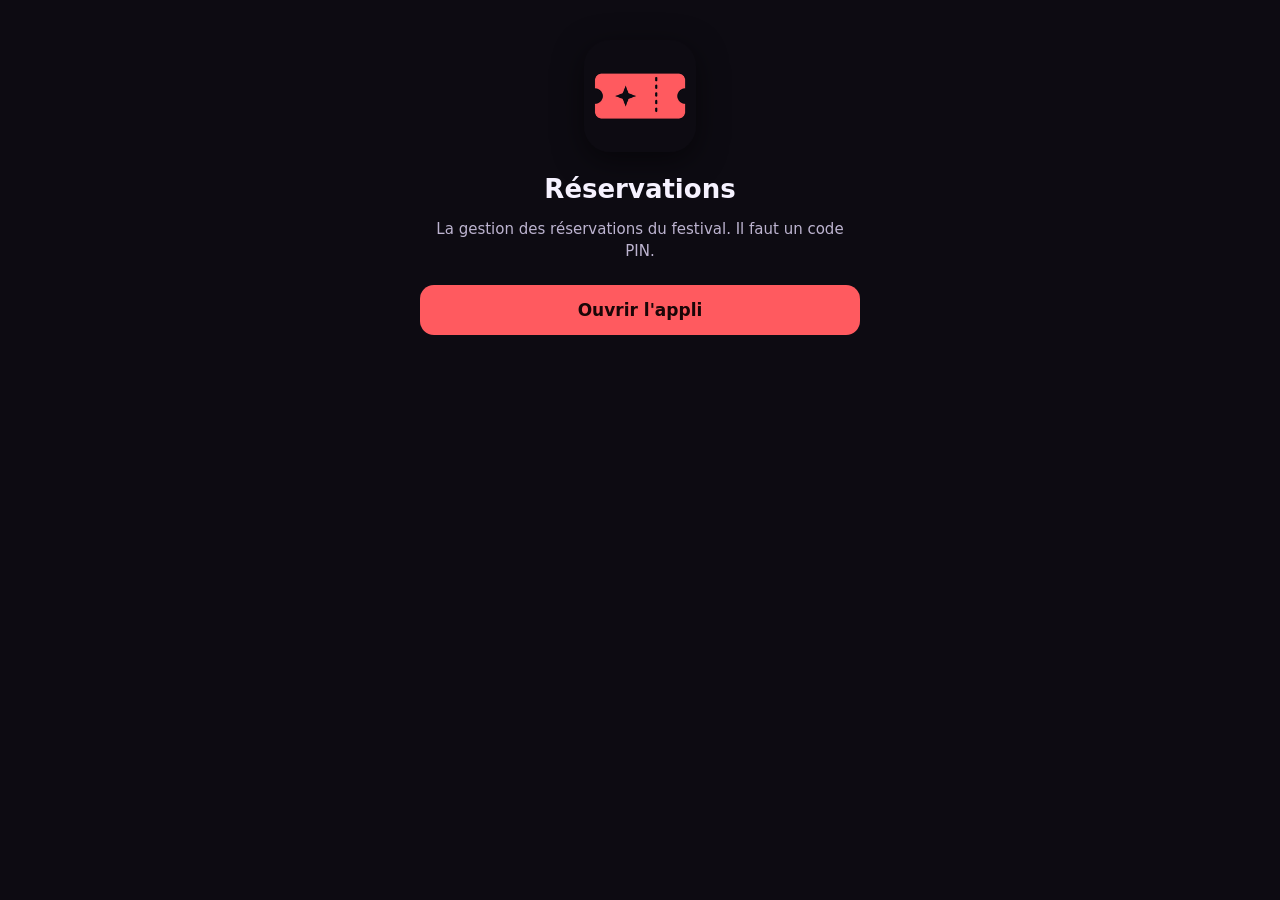
<file: index.html>
<!doctype html>
<html lang="fr">
<head>
<meta charset="utf-8">
<meta name="viewport" content="width=device-width, initial-scale=1, viewport-fit=cover">
<meta name="referrer" content="no-referrer">
<meta name="robots" content="noindex">
<title>Réservations</title>
<link rel="manifest" href="manifest.webmanifest">
<meta name="theme-color" content="#0d0b12">
<meta name="mobile-web-app-capable" content="yes">
<meta name="apple-mobile-web-app-capable" content="yes">
<meta name="apple-mobile-web-app-status-bar-style" content="black">
<meta name="apple-mobile-web-app-title" content="Réservations">
<link rel="apple-touch-icon" href="icone_180.png">
<link rel="icon" href="icone_192.png">
<style>
html, body { margin: 0; min-height: 100%; background: #0d0b12; color: #f6f2ff; font-family: system-ui, -apple-system, "Segoe UI", Roboto, sans-serif; }
main { max-width: 440px; margin: 0 auto; padding: calc(40px + env(safe-area-inset-top)) 20px 40px; text-align: center; }
img.logo { width: 112px; height: 112px; border-radius: 26px; box-shadow: 0 8px 30px rgba(0,0,0,.5); }
h1 { font-size: 26px; margin: 18px 0 4px; }
p { color: #bdb4d0; line-height: 1.45; font-size: 15px; }
.carte { background: #1a1623; border-radius: 16px; padding: 14px 16px; margin-top: 18px; text-align: left; font-size: 14px; line-height: 1.5; color: #ddd6ea; }
.carte b { color: #ff7a7e; }
.btn.grand { display: block; width: 100%; box-sizing: border-box; font-size: 17px; padding: 15px; margin-top: 22px; text-decoration: none; }
.btn { display: inline-block; border: 0; border-radius: 14px; background: #ff5a5f; color: #1a0607; font: inherit; font-weight: 700; font-size: 15px; padding: 10px 14px; cursor: pointer; }
.partage { display: inline-block; vertical-align: -3px; width: 16px; height: 16px; }
main[hidden], #barreBouton[hidden], #sansLien[hidden], #ouvrir[hidden] { display: none; }
iframe#app { position: fixed; top: 0; left: 0; width: 100%; height: 100%; border: 0; background: #0d0b12; }
#barre { position: fixed; left: 12px; right: 12px; bottom: calc(12px + env(safe-area-inset-bottom)); z-index: 10; display: none; max-width: 520px; margin: 0 auto;
  background: #1a1623; color: #f6f2ff; border-radius: 16px; box-shadow: 0 10px 30px rgba(0,0,0,.5); padding: 12px 40px 12px 14px; gap: 12px; align-items: center; font-size: 14px; line-height: 1.4; }
#barre.ouvert { display: flex; }
#barre img { width: 44px; height: 44px; border-radius: 11px; flex: none; }
#barre .txt { flex: 1; min-width: 0; }
#barre .txt b { display: block; color: #ff7a7e; font-size: 15px; }
#barre .fermer { position: absolute; top: 4px; right: 6px; border: 0; background: none; color: #8a8096; font-size: 22px; padding: 4px 8px; cursor: pointer; }
</style>
</head>
<body>
<main id="accueil">
  <img class="logo" src="icone_192.png" alt="">
  <h1>Réservations</h1>
  <p>La gestion des réservations du festival. Il faut un code PIN.</p>
  <a class="btn grand" id="ouvrir" hidden>Ouvrir l'appli</a>
  <div class="carte" id="sansLien" hidden>L'appli n'est pas encore prête : l'adresse du script Google manque.</div>
</main>
<div id="barre" role="dialog" aria-label="Installer l'appli">
  <img src="icone_192.png" alt="">
  <div class="txt" id="barreTexte"></div>
  <button class="btn" id="barreBouton" hidden>Installer</button>
  <button class="fermer" id="barreFermer" aria-label="Fermer">×</button>
</div>
<script>
(function () {
  // Adresse de l'application Apps Script (/exec). Vide tant qu'elle n'est pas déployée : elle arrive alors par le lien personnel.
  var EXEC_DEFAUT = "https://script.google.com/macros/s/AKfycbwWdo5fOb68E1Civ7ToZe5EDYxvq_9GDl97nmEwv7aPYHtQn-vSN_uhZgsjmjZIrLph/exec";
  var PREFIXE = "festival_resa_";
  function lire(k) { try { return localStorage.getItem(PREFIXE + k) || ""; } catch (e) { return ""; } }
  function garder(k, v) { try { localStorage.setItem(PREFIXE + k, v); } catch (e) {} }
  var execValide = /^https:\/\/script\.google\.com\/macros\/s\/[A-Za-z0-9_-]{20,}\/exec$/;

  var q = new URLSearchParams(location.search);
  var cle = q.get("cle"), exec = q.get("exec");
  if (cle && /^[A-Za-z0-9]{16,64}$/.test(cle)) garder("cle", cle);
  if (exec && execValide.test(exec)) garder("exec", exec);
  // Le lien personnel reste dans l'adresse : sur iPhone, l'icône posée sur l'écran d'accueil s'ouvre sur cette adresse-là
  // (elle n'a pas accès à ce que Safari a gardé). Le manifeste n'a donc pas de start_url.
  cle = lire("cle");
  exec = EXEC_DEFAUT || lire("exec"); // l'adresse intégrée à l'icône fait foi (une ancienne adresse mémorisée ne doit pas la remplacer)

  if ("serviceWorker" in navigator) navigator.serviceWorker.register("sw.js").catch(function () {});
  if (!execValide.test(exec)) { document.getElementById("sansLien").hidden = false; return; }
  // L'appli demande un code PIN (ou s'ouvre par le lien personnel) : plus besoin d'un lien par personne.

  // L'écran de gestion (gestion.html) est hébergé ici même et parle au script Google en arrière-plan :
  // pas de bandeau « application créée par un utilisateur Google Apps Script ». Lancée depuis son icône,
  // la page y file ; ouverte dans un navigateur, elle montre un bouton (et le bandeau d'installation).
  var adresse = "gestion.html";
  var installee = (window.matchMedia && window.matchMedia("(display-mode: standalone)").matches) || window.navigator.standalone === true;
  if (installee) { document.getElementById("accueil").hidden = true; location.replace(adresse); return; }
  var ouvrir = document.getElementById("ouvrir");
  ouvrir.href = adresse; ouvrir.hidden = false;

  // Pas encore installée : petit bandeau pour mettre l'icône (masquable 14 jours).
  var masque = parseInt(lire("install_masque") || "0", 10);
  if (installee || masque > Date.now()) return;
  var barre = document.getElementById("barre"), texte = document.getElementById("barreTexte"), bouton = document.getElementById("barreBouton");
  var ua = navigator.userAgent || "";
  var ios = /iPhone|iPad|iPod/.test(ua) || (/Macintosh/.test(ua) && navigator.maxTouchPoints > 1);
  var safari = ios && /Safari/.test(ua) && !/CriOS|FxiOS|EdgiOS|OPiOS|GSA|FBAN|FBAV|Instagram|WhatsApp/.test(ua);
  var partage = '<svg class="partage" viewBox="0 0 24 24" fill="none" stroke="#ff7a7e" stroke-width="2" stroke-linecap="round" stroke-linejoin="round"><path d="M12 3v12M7 8l5-5 5 5"/><path d="M5 12v8h14v-8"/></svg>';
  var promesse = null;
  function montrer(html, avecBouton) { texte.innerHTML = html; bouton.hidden = !avecBouton; barre.classList.add("ouvert"); }
  document.getElementById("barreFermer").onclick = function () { barre.classList.remove("ouvert"); garder("install_masque", String(Date.now() + 14 * 864e5)); };
  window.addEventListener("beforeinstallprompt", function (e) { e.preventDefault(); promesse = e; montrer("<b>Installer l'appli</b>Elle s'ouvrira avec son icône, en plein écran.", true); });
  bouton.onclick = function () {
    if (!promesse) return;
    promesse.prompt();
    promesse.userChoice.then(function (r) { if (r && r.outcome === "accepted") barre.classList.remove("ouvert"); promesse = null; });
  };
  window.addEventListener("appinstalled", function () { barre.classList.remove("ouvert"); });
  setTimeout(function () {
    if (promesse) return;
    if (ios && safari) montrer("<b>Mettre l'icône</b>Appuie sur " + partage + " <b style=\"display:inline\">Partager</b>, puis «&nbsp;Sur l'écran d'accueil&nbsp;».", false);
    else if (ios) montrer("<b>Mettre l'icône</b>Ouvre ce lien dans Safari (menu ⋯ › « Ouvrir dans Safari »).", false);
    else if (/Android/.test(ua)) montrer("<b>Mettre l'icône</b>Menu ⋮ en haut à droite › «&nbsp;Ajouter à l'écran d'accueil&nbsp;».", false);
    else montrer("<b>Installer l'appli</b>Dans Chrome : menu ⋮ › « Caster, enregistrer et partager » › « Installer la page en tant qu'application ».", false);
  }, 3500);
})();
</script>
</body>
</html>
</file>
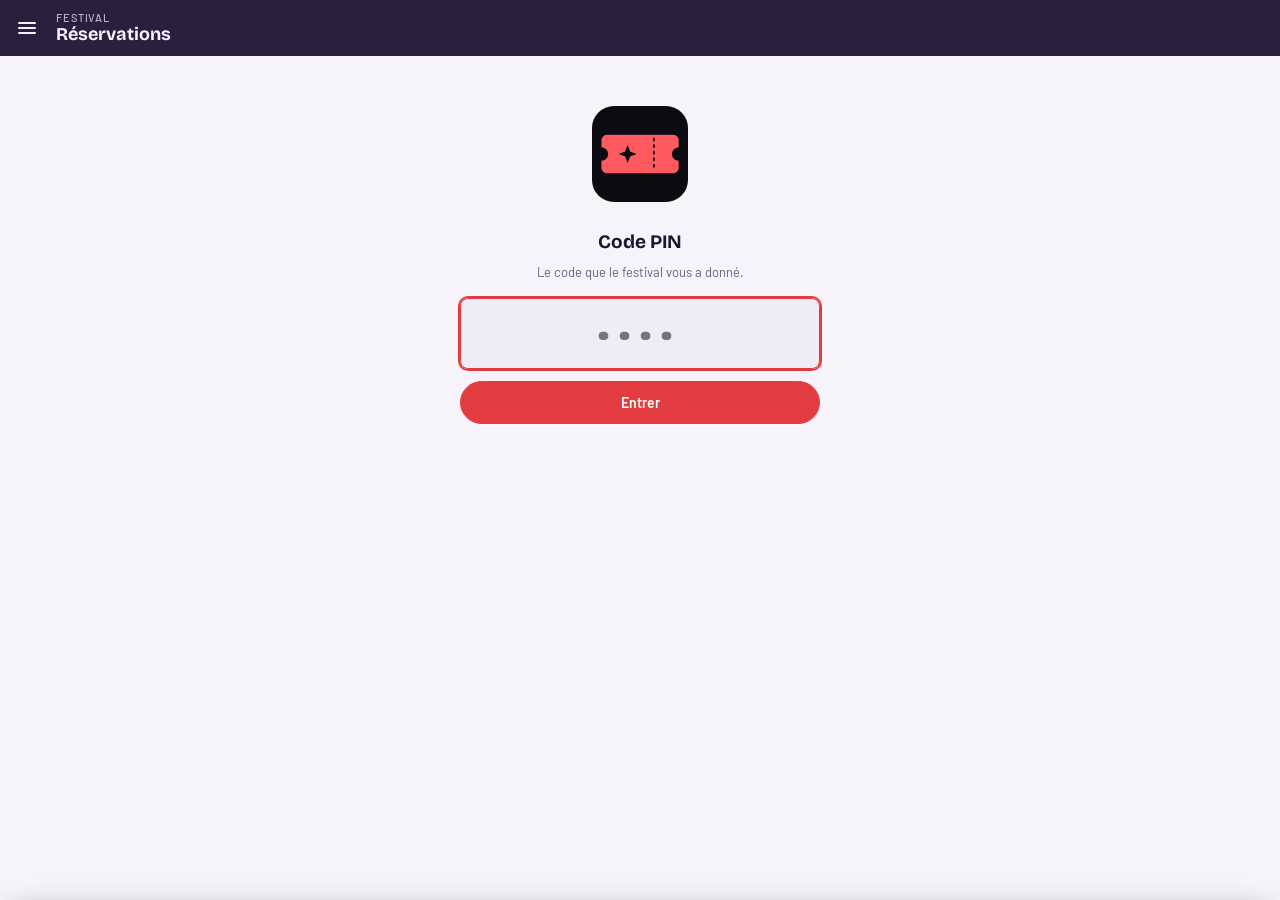
<file: gestion.html>
<!doctype html>
<html lang="fr" data-skin="festival" data-theme="sombre">
<head>
<meta charset="utf-8">
<meta name="viewport" content="width=device-width, initial-scale=1, viewport-fit=cover">
<meta name="robots" content="noindex">
<title>Réservations</title>
<link rel="manifest" href="manifest.webmanifest">
<meta name="theme-color" content="#0b0a10">
<meta name="mobile-web-app-capable" content="yes">
<meta name="apple-mobile-web-app-capable" content="yes">
<link rel="apple-touch-icon" href="icone_180.png">
<link rel="icon" href="icone_192.png">
<link rel="preconnect" href="https://fonts.googleapis.com">
<link href="https://fonts.googleapis.com/css2?family=Bricolage+Grotesque:opsz,wght@12..96,600;12..96,800&family=Barlow:wght@400;500;600&display=swap" rel="stylesheet">
<script>
/* Apparence (thème et mode) appliquée avant le dessin de la page, depuis ce que l'appareil a retenu. */
var APPARENCE = (function () { try { return JSON.parse(localStorage.getItem('festival_resa_apparence') || '{}') || {}; } catch (e) { return {}; } })();
var SKINS = [['festival', 'Festival'], ['ocean', 'Océan'], ['foret', 'Forêt'], ['terracotta', 'Terracotta'], ['papier', 'Papier']];
function appliquerApparence() {
  var h = document.documentElement, skin = SKINS.some(function (s) { return s[0] === APPARENCE.skin; }) ? APPARENCE.skin : 'festival';
  var sombre = APPARENCE.mode === 'sombre' || (APPARENCE.mode !== 'clair' && !(window.matchMedia && matchMedia('(prefers-color-scheme: light)').matches));
  h.setAttribute('data-skin', skin); h.setAttribute('data-theme', sombre ? 'sombre' : 'clair');
  h.setAttribute('data-volet', APPARENCE.volet === 'fixe' ? 'fixe' : '');
  h.setAttribute('data-menu-tel', APPARENCE.menuTel === 'volet' ? 'volet' : 'barre');
  setTimeout(function () { var m = document.querySelector('meta[name=theme-color]'); if (m) m.content = getComputedStyle(h).getPropertyValue('--barre').trim() || '#0b0a10'; }, 0);
}
function garderApparence(o) { Object.keys(o).forEach(function (k) { APPARENCE[k] = o[k]; }); try { localStorage.setItem('festival_resa_apparence', JSON.stringify(APPARENCE)); } catch (e) {} appliquerApparence(); }
appliquerApparence();
if (window.matchMedia) matchMedia('(prefers-color-scheme: light)').addEventListener('change', appliquerApparence);
</script>
<style>
/* ---------- Apparence : thèmes (skins) × mode clair / sombre, choisis dans « Apparence », gardés sur l'appareil ---------- */
:root{--rouge:#ff7a8a;--vert:#7ee0b0;--jaune:#ffd23f;--bleu:#8fd3ff;--rayon:12px;--rayon-petit:8px;--haut:56px;--volet:280px;color-scheme:dark}
[data-theme="clair"]{--rouge:#b42318;--vert:#067647;--jaune:#9a6700;--bleu:#0b62a8;color-scheme:light}
:root,[data-skin="festival"][data-theme="sombre"]{--fond:#0b0a10;--carte:#17141f;--carte2:#100e17;--ligne:#2c2640;--texte:#f4f1ff;--doux:#b9aee6;--barre:#110e18;--sur-barre:#f4f1ff;--accent:#ff5a5f;--accent2:#ff8f92;--sur-accent:#0b0a10}
[data-skin="festival"][data-theme="clair"]{--fond:#f6f3fb;--carte:#ffffff;--carte2:#f0ecf7;--ligne:#dfd8ec;--texte:#1d1830;--doux:#68617f;--barre:#2a1f3d;--sur-barre:#f7f1ff;--accent:#e23c41;--accent2:#b8262b;--sur-accent:#ffffff}
[data-skin="ocean"][data-theme="clair"]{--fond:#f2f6f9;--carte:#fff;--carte2:#e9f0f6;--texte:#142230;--doux:#5a6b7a;--ligne:#dbe4ec;--barre:#0d3550;--sur-barre:#e3eef7;--accent:#0f6aa8;--accent2:#0b5587;--sur-accent:#fff}
[data-skin="ocean"][data-theme="sombre"]{--fond:#0f1720;--carte:#16212c;--carte2:#1c2935;--texte:#e6eef5;--doux:#9fb1c2;--ligne:#2a3a49;--barre:#0a1118;--sur-barre:#d8e6f2;--accent:#6cb4ea;--accent2:#9ccbf0;--sur-accent:#0a1118}
[data-skin="foret"][data-theme="clair"]{--fond:#f3f5f0;--carte:#fff;--carte2:#eaeee6;--texte:#1b2418;--doux:#5f6b59;--ligne:#dde3d7;--barre:#233d26;--sur-barre:#e4efe2;--accent:#3b6e40;--accent2:#2f5833;--sur-accent:#fff}
[data-skin="foret"][data-theme="sombre"]{--fond:#121712;--carte:#1a211a;--carte2:#202920;--texte:#e8efe6;--doux:#a3b39f;--ligne:#2f3a2e;--barre:#0c100c;--sur-barre:#dbe8d8;--accent:#8cc792;--accent2:#aedbb3;--sur-accent:#0c100c}
[data-skin="terracotta"][data-theme="clair"]{--fond:#faf5f0;--carte:#fff;--carte2:#f3ebe3;--texte:#2a1d15;--doux:#76665a;--ligne:#eaddd2;--barre:#5a2814;--sur-barre:#fae9de;--accent:#a8481f;--accent2:#8a3a18;--sur-accent:#fff}
[data-skin="terracotta"][data-theme="sombre"]{--fond:#1a1310;--carte:#241b16;--carte2:#2c211b;--texte:#f3e8e0;--doux:#bba798;--ligne:#3d2f26;--barre:#110c09;--sur-barre:#f0ddd0;--accent:#f0a07a;--accent2:#f5bb9e;--sur-accent:#110c09}
[data-skin="papier"][data-theme="clair"]{--fond:#fff;--carte:#fff;--carte2:#f4f4f4;--texte:#111;--doux:#555;--ligne:#d4d4d4;--barre:#f2f2f2;--sur-barre:#111;--accent:#111;--accent2:#111;--sur-accent:#fff}
[data-skin="papier"][data-theme="sombre"]{--fond:#000;--carte:#0d0d0d;--carte2:#161616;--texte:#f2f2f2;--doux:#aaa;--ligne:#333;--barre:#000;--sur-barre:#f2f2f2;--accent:#f2f2f2;--accent2:#f2f2f2;--sur-accent:#000}
:root{--lav:var(--accent);--lav2:var(--accent2)}
[data-skin="papier"]{--rayon:6px;--rayon-petit:4px}
*{box-sizing:border-box}
html,body{margin:0;background:var(--fond);color:var(--texte);font:15px/1.45 Barlow,system-ui,sans-serif}
h2{font:700 19px "Bricolage Grotesque",sans-serif;margin:22px 0 10px}
.btn{font:600 14px Barlow,sans-serif;border:1px solid var(--lav);background:transparent;color:var(--lav2);border-radius:999px;padding:8px 14px;cursor:pointer;line-height:1.25}
.btn.plein{background:var(--lav);color:var(--sur-accent);border-color:var(--lav)}
.btn.petit{padding:4px 10px;font-size:13px}
a.btn{text-decoration:none;display:inline-block}
.btn.danger{border-color:var(--rouge);color:var(--rouge)}
.btn:disabled{opacity:.5;cursor:default}
.liste{display:grid;gap:10px}
.ev{display:grid;grid-template-columns:64px 1fr auto;gap:14px;align-items:center;background:var(--carte);border:1px solid var(--ligne);border-radius:10px;padding:12px;cursor:pointer;text-align:left;color:inherit;font:inherit;width:100%}
.ev:hover{border-color:var(--lav)}
.jour{text-align:center;border-right:1px solid var(--ligne);padding-right:10px}
.jour b{display:block;font:700 26px/1 "Bricolage Grotesque",sans-serif}
.jour span{font-size:12px;text-transform:uppercase;color:var(--doux)}
.ev h3{margin:0 0 2px;font-size:16px}
.ev p{margin:0;color:var(--doux);font-size:14px}
.jauge{min-width:92px;text-align:right;font-size:14px}
.jauge .barre{height:5px;background:var(--ligne);border-radius:3px;margin-top:5px;overflow:hidden}
.jauge .barre i{display:block;height:100%;background:var(--lav)}
.badge{display:inline-block;font-size:12px;border-radius:999px;padding:1px 8px;margin-left:6px;border:1px solid var(--ligne);color:var(--doux);vertical-align:2px}
.badge.Ouvert{border-color:var(--vert);color:var(--vert)}
.badge.Annulé{border-color:var(--rouge);color:var(--rouge)}
.statutRapide{width:auto;font-size:13px;padding:4px 26px 4px 10px;margin-top:6px;border-radius:999px;background-position:right 8px center}
.galerie{margin:14px 0 0}
.galerie h4{margin:12px 0 4px;font:600 14px Barlow,sans-serif;color:var(--doux)}
.galerie details{margin-top:10px}
.galerie summary{cursor:pointer;color:var(--lav2);font-weight:600;font-size:14px}
.photo .etiquette{position:absolute;right:6px;top:4px;font:600 11px Barlow,sans-serif;background:rgba(11,10,16,.8);color:var(--vert);border-radius:999px;padding:1px 7px}
.photo .etiquette.drive{color:var(--doux)}
.photo .outils{flex-wrap:nowrap;gap:0 2px}
.photo.portrait img{object-fit:contain;background:#000}
.groupe{margin-top:22px}
.groupe h3{margin:0 0 6px;font:700 17px "Bricolage Grotesque",sans-serif}
.pin{max-width:360px;margin:40px auto;text-align:center}
.pin img{width:96px;height:96px;border-radius:22px}
.pin input{font:700 34px/1 "Bricolage Grotesque",sans-serif;text-align:center;letter-spacing:.3em;padding:14px 10px;margin:16px 0 12px}
.pin .btn{width:100%;padding:12px}
.compte{display:flex;gap:12px;align-items:flex-start;flex-wrap:wrap;padding:12px 0;border-bottom:1px solid var(--ligne)}
.compte:last-child{border:0}
.compte .qui{flex:1;min-width:200px}
.compte .qui b{font-size:16px}
.compte .qui p{margin:3px 0 0;color:var(--doux);font-size:13px}
.compte .actions{margin:0}
.coches label{display:flex;gap:8px;align-items:flex-start;font-size:14px;color:var(--texte);margin:6px 0;cursor:pointer}
.coches input{width:auto;margin-top:3px}
.bandeau{background:var(--carte);border:1px solid var(--lav);border-radius:10px;padding:10px 14px;margin:10px 0;font-size:14px}
.bandeau a{color:var(--lav2)}
.bandeau.alerte{border-color:var(--rouge);border-width:2px}
.bandeau.alerte b.titreAlerte{color:var(--rouge);display:block;margin-bottom:6px}
.bandeau.alerte ul{margin:6px 0 10px;padding-left:18px}
.bandeau.alerte li{margin:4px 0;overflow-wrap:anywhere}
.bandeau.alerte small{opacity:.75}
input.arrivee{width:auto;transform:scale(1.3);margin:4px}
tr.arrivee td{color:var(--vert)}
.vide{color:var(--doux);font-style:italic}
.grille{display:grid;grid-template-columns:repeat(auto-fit,minmax(200px,1fr));gap:14px 12px}
.grille>div{display:flex;flex-direction:column;justify-content:flex-end}.grille>div label{margin-top:auto}.grille>div .aide{margin-top:4px}
label{display:block;font-size:13px;color:var(--doux);margin-bottom:6px}
input,select,textarea{width:100%;font:inherit;font-size:14.5px;color:var(--texte);background:var(--carte2);border:1px solid var(--ligne);border-radius:8px;padding:7px 10px;line-height:1.35}
select{padding-right:28px;appearance:none;-webkit-appearance:none;background-image:url("data:image/svg+xml,%3Csvg xmlns='http://www.w3.org/2000/svg' width='12' height='8' viewBox='0 0 12 8'%3E%3Cpath d='M1 1l5 5 5-5' fill='none' stroke='%23888' stroke-width='1.8' stroke-linecap='round'/%3E%3C/svg%3E");background-repeat:no-repeat;background-position:right 10px center}
input:focus,select:focus,textarea:focus{outline:2px solid var(--lav);border-color:var(--lav)}
textarea{min-height:110px;resize:vertical}
.large{grid-column:1/-1}
.actions{display:flex;gap:10px;flex-wrap:wrap;margin:16px 0 14px}
#vue>.actions:first-child{margin-top:6px}
.badge{white-space:nowrap}
.panneau{background:var(--carte);border:1px solid var(--ligne);border-radius:12px;padding:16px;margin-top:12px}
table{width:100%;border-collapse:collapse;font-size:14px}
th,td{text-align:left;padding:8px 6px;border-bottom:1px solid var(--ligne);vertical-align:top}
th{color:var(--doux);font-weight:500}
tr.annulee td{opacity:.45;text-decoration:line-through}
tr.annulee td:last-child{text-decoration:none}
.tableau{overflow-x:auto}
.aide{font-size:13px;color:var(--doux);margin:4px 0 0}
#toast{position:fixed;left:50%;bottom:20px;transform:translateX(-50%);background:var(--lav);color:var(--sur-accent);font-weight:600;padding:10px 16px;border-radius:18px;display:none;z-index:80;max-width:92vw;text-align:center;line-height:1.35}
#toast.erreur{background:var(--rouge)}
#charge{position:fixed;top:0;left:0;height:3px;width:100%;background:var(--lav);display:none;z-index:90;animation:c 1s infinite linear}
@keyframes c{0%{opacity:.3}50%{opacity:1}100%{opacity:.3}}
/* Photos et recadrage */
.photos{display:flex;flex-wrap:wrap;gap:10px;margin:8px 0 10px}
#photos .photo{width:180px}
.photo{position:relative;width:180px;aspect-ratio:3/2;background:var(--carte2);border:1px solid var(--ligne);border-radius:8px;overflow:hidden}
.photo img{width:100%;height:100%;object-fit:cover;display:block}
.photo .outils{position:absolute;left:0;right:0;bottom:0;display:flex;justify-content:space-between;background:rgba(11,10,16,.8);padding:3px 4px;white-space:nowrap}
.photo .outils button,.photo .outils a{background:none;border:0;color:#fff;font:600 11.5px Barlow,sans-serif;cursor:pointer;padding:3px 4px;text-decoration:none;flex:none}
.photo .outils button:hover,.photo .outils a:hover{color:#ffd166}
.photo img{cursor:zoom-in}
.photo .num{position:absolute;left:6px;top:4px;font:700 12px Barlow,sans-serif;background:var(--lav);color:var(--sur-accent);border-radius:999px;padding:1px 7px}
.photos .ajout{width:180px;aspect-ratio:3/2;border:1px dashed var(--lav);border-radius:8px;background:none;color:var(--lav2);font:600 14px Barlow,sans-serif;cursor:pointer}
#recadrage{position:fixed;inset:0;background:rgba(0,0,0,.85);z-index:70;display:none;align-items:center;justify-content:center;padding:12px}
#recadrage.ouvert{display:flex}
#recadrage .boite{background:var(--carte);border:1px solid var(--ligne);border-radius:14px;padding:16px;width:min(96vw,640px)}
#recadrage canvas{display:block;width:100%;aspect-ratio:3/2;background:#000;border-radius:8px;cursor:grab;touch-action:none}
#recadrage .reglage{display:flex;align-items:center;gap:10px;margin-top:12px;font-size:14px;color:var(--doux)}
#recadrage input[type=range]{flex:1;padding:0}
/* Aperçu du site */
.apercu{margin-top:12px}
.apercu .onglets{display:flex;gap:8px;flex-wrap:wrap;margin-bottom:10px}
@media (max-width:560px){.ev{grid-template-columns:52px 48px 1fr}.mini,.vide-mini{width:48px;height:48px}.jauge{grid-column:2;text-align:left}.jauge .barre{width:120px}}
.tuiles{display:grid;grid-template-columns:repeat(auto-fit,minmax(150px,1fr));gap:10px}.tuile{background:var(--carte);border:1px solid var(--ligne);border-radius:12px;padding:14px}.tuile b{display:block;font:700 28px/1 "Bricolage Grotesque"}.tuile span{font-size:13px;color:var(--doux)}.tuile.chaud{border-color:var(--lav)}
.btn.ok{background:var(--vert);border-color:var(--vert);color:var(--sur-accent)}
.afaire{margin:0;padding-left:18px}.afaire a{color:var(--lav2)}
.ev{grid-template-columns:64px 56px 1fr auto}.mini{width:56px;height:56px;object-fit:cover;border-radius:8px}.vide-mini{display:grid;place-items:center;width:56px;height:56px;border-radius:8px;background:var(--ligne);font-weight:700}
.barreEv{display:flex;gap:10px;align-items:center;flex-wrap:wrap;margin-bottom:12px}.barreEv h2{flex:1;margin:0}
.editeur.avecApercu{display:grid;grid-template-columns:minmax(0,1fr) minmax(360px,44%);gap:16px}.voletApercu{position:sticky;top:calc(var(--haut) + 12px);align-self:start}.voletApercu iframe{height:80vh}
.zones{display:grid;grid-template-columns:minmax(200px,1fr) 2fr;gap:14px}.photo.principale{width:260px}
h3.section{margin:14px 0 0;font:700 18px "Bricolage Grotesque"}
.barreTexte{display:flex;gap:6px;flex-wrap:wrap;margin-bottom:4px}.barreTexte button{font-size:12px;padding:3px 8px;border-radius:6px;border:1px solid var(--ligne);background:var(--carte);color:var(--texte);cursor:pointer}
.coche{display:flex;gap:8px;align-items:center;color:var(--texte)}.coche input{width:auto}
.photo .legende{position:absolute;left:6px;right:6px;bottom:28px;font-size:11px;color:#fff;background:rgba(11,10,16,.8);padding:1px 6px;border-radius:6px;overflow:hidden;text-overflow:ellipsis;white-space:nowrap}
@media (max-width:560px){.photos .photo,.photos .ajout,#photos .photo{width:calc(50% - 5px)}}
/* Visionneuse : aperçu des visuels dans l'appli, avec précédent / suivant */
#visionneuse{position:fixed;inset:0;z-index:75;background:rgba(0,0,0,.92);display:flex;flex-direction:column;align-items:center;justify-content:center;padding:0}
#visionneuse[hidden]{display:none}
#visionneuse img{max-width:calc(100vw - 24px);max-height:calc(100vh - 120px);object-fit:contain;border-radius:6px;box-shadow:0 10px 40px rgba(0,0,0,.6);user-select:none;-webkit-user-drag:none}
#visionneuse .vs-haut{position:absolute;top:0;left:0;right:0;display:flex;align-items:center;gap:10px;padding:calc(8px + env(safe-area-inset-top)) 12px 8px;color:#fff;font-size:14px}
#visionneuse .vs-haut span{flex:1;min-width:0;overflow:hidden;text-overflow:ellipsis;white-space:nowrap;opacity:.85}
#visionneuse .vs-haut a{color:#fff;opacity:.85;font-size:13px;white-space:nowrap}
#visionneuse button{background:rgba(255,255,255,.12);border:0;color:#fff;width:42px;height:42px;border-radius:50%;font-size:22px;line-height:1;cursor:pointer;display:flex;align-items:center;justify-content:center;flex:none}
#visionneuse button:hover{background:rgba(255,255,255,.25)}
#visionneuse button:disabled{opacity:.25;cursor:default}
#visionneuse .vs-prec,#visionneuse .vs-suiv{position:absolute;top:50%;transform:translateY(-50%);width:48px;height:48px}
#visionneuse .vs-prec{left:10px}#visionneuse .vs-suiv{right:10px}
#visionneuse .vs-bas{position:absolute;left:0;right:0;bottom:0;padding:10px 16px calc(12px + env(safe-area-inset-bottom));color:#fff;text-align:center;font-size:13px;opacity:.85}
@media (max-width:759px){#visionneuse .vs-prec,#visionneuse .vs-suiv{top:auto;bottom:calc(44px + env(safe-area-inset-bottom));transform:none}}
.groupe.aClasser h3{color:var(--lav2)}
.classer{display:flex;gap:14px;align-items:flex-start;flex-wrap:wrap}.classer img{width:180px;border-radius:8px}
tr.attente td{color:var(--doux)}
@media (max-width:960px){.editeur.avecApercu{display:block}.voletApercu{position:static}.voletApercu iframe{height:60vh}}
/* Boîte de dialogue interne (remplace les fenêtres du navigateur) */
#dialogue{position:fixed;inset:0;background:rgba(0,0,0,.6);z-index:72;display:none;align-items:center;justify-content:center;padding:16px}
#dialogue.ouvert{display:flex}
#dialogue .boite{background:var(--carte);border:1px solid var(--ligne);border-radius:14px;padding:18px;width:min(94vw,440px);box-shadow:0 20px 60px rgba(0,0,0,.5)}
#dialogue h3{margin:0 0 8px;font:700 18px "Bricolage Grotesque"}
#dialogue p{margin:0 0 10px;color:var(--doux);white-space:pre-line}
#dialogue .actions{justify-content:flex-end;margin-top:14px}
/* Barre de tri et de filtre des événements */
.barreTri{display:flex;gap:8px;flex-wrap:wrap;align-items:center;margin:0 0 14px}
.barreTri select,.barreTri input{width:auto;min-width:150px;padding:6px 10px;font-size:14px}
.barreTri input{flex:1;min-width:160px}
.barreTri .compte{font-size:13px;color:var(--doux);margin-left:auto}
/* Éditeur de texte mis en forme */
.editeurTexte{min-height:110px;background:var(--carte2);border:1px solid var(--ligne);border-radius:8px;padding:9px 12px;line-height:1.5;outline:none}
.editeurTexte:focus{border-color:var(--lav)}
.editeurTexte:empty:before{content:attr(data-vide);color:var(--doux)}
.editeurTexte p{margin:0 0 .7em}.editeurTexte p:last-child{margin-bottom:0}
.editeurTexte h3{margin:.4em 0 .4em;font:700 17px "Bricolage Grotesque"}
.editeurTexte blockquote{margin:.4em 0;padding:2px 12px;border-left:3px solid var(--lav);color:var(--doux);font-style:italic}
.editeurTexte ul{margin:.3em 0;padding-left:22px}
.barreTexte button.on{background:var(--lav);color:var(--sur-accent);border-color:var(--lav)}
/* Aperçu : vrai rendu ordinateur, mis à l'échelle, ou largeur téléphone */
.apercu .cadre{overflow:hidden;height:min(78vh,900px);border:1px solid var(--ligne);border-radius:12px;background:var(--carte2)}
.apercu iframe{display:block;width:1200px;height:900px;border:0;border-radius:0;transform-origin:0 0;background:var(--carte2)}
.apercu.tel .cadre{display:flex;justify-content:center;background:var(--fond)}
.apercu.tel iframe{width:390px;height:100%;max-width:100%;margin:0;transform:none}
.aide.alerte{color:var(--jaune)}
/* Vignette « envoi en cours » */
.photo.envoi{display:grid;place-items:center;color:var(--doux);font-size:13px;border-style:dashed}
.photo.envoi i{display:block;width:22px;height:22px;border:3px solid var(--ligne);border-top-color:var(--lav);border-radius:50%;animation:tourne .8s linear infinite;margin:0 auto 6px}
@keyframes tourne{to{transform:rotate(360deg)}}
/* Réglages : e-mails avec variables à insérer et aperçu en direct */
.ongletsMail{display:flex;gap:8px;flex-wrap:wrap;margin:14px 0 10px}
.ongletsMail button{background:var(--carte);border:1px solid var(--ligne);color:var(--texte);border-radius:999px;padding:7px 14px;font:600 14px Barlow,sans-serif;cursor:pointer}
.ongletsMail button.on{background:var(--lav);border-color:var(--lav);color:var(--sur-accent)}
.editeurMail{display:grid;grid-template-columns:minmax(0,1fr) minmax(320px,46%);gap:16px;align-items:start}
.editeurMail textarea{min-height:220px;font-size:15px}
.puces{display:flex;flex-wrap:wrap;gap:5px;margin:6px 0 10px}
.puces span{font-size:12px;color:var(--doux);align-self:center;margin-right:4px}
.puces button{font:600 12px Barlow,sans-serif;background:var(--carte);border:1px dashed var(--lav);color:var(--lav2);border-radius:999px;padding:3px 9px;cursor:pointer}
.puces button:hover{background:var(--lav);color:var(--sur-accent)}
.apercuMail{border:1px solid var(--ligne);border-radius:12px;overflow:hidden;background:var(--carte)}
.apercuMail .entete{padding:10px 14px;background:var(--carte);border-bottom:1px solid var(--ligne);font-size:13px;color:var(--doux);line-height:1.5}
.apercuMail .entete b{color:var(--texte)}
.apercuMail .rendu{padding:14px;background:var(--carte2);overflow-x:auto}
.apercuMail iframe{display:block;border:0;width:100%;min-height:300px;background:#fff;margin:0 auto}
.apercuMail .cadreMail{margin:0 auto;max-width:100%}
.apercuMail .cadreMail.ordi{width:640px}
.apercuMail .cadreMail.tel{width:390px;border:9px solid #1d1d1f;border-radius:30px;overflow:hidden;box-shadow:0 10px 30px -12px rgba(0,0,0,.6)}
.barreApercu{display:flex;gap:8px;align-items:center;flex-wrap:wrap;padding:8px 14px;border-bottom:1px solid var(--ligne)}
.barreApercu b{flex:1;font:700 15px "Bricolage Grotesque",sans-serif;color:var(--texte)}
.segment{display:inline-flex;border:1px solid var(--lav);border-radius:999px;overflow:hidden}
.segment button{background:transparent;border:0;color:var(--lav2);font:600 13px Barlow,sans-serif;padding:6px 12px;cursor:pointer}
.segment button.on{background:var(--lav);color:var(--sur-accent)}
main.large{max-width:none}
.atelier{display:grid;grid-template-columns:minmax(420px,var(--col-editeur,.9fr)) 10px minmax(380px,1.1fr);gap:0 6px;align-items:start}
.atelier .voletApercuMail{position:sticky;top:calc(var(--haut) + 12px);max-height:calc(100vh - var(--haut) - 24px);overflow:auto}
.poignee{align-self:stretch;cursor:col-resize;position:relative;touch-action:none}
.poignee::after{content:"";position:absolute;top:40px;bottom:40px;left:4px;width:2px;border-radius:2px;background:var(--ligne)}
.poignee:hover::after,.poignee.tire::after{background:var(--lav)}
.ongletsAtelier{display:none;position:sticky;top:calc(var(--haut) + env(safe-area-inset-top));z-index:6;margin:0 0 10px;box-shadow:0 0 0 6px var(--fond,#0b0a10);background:var(--fond,#0b0a10)}
.ongletsAtelier button{flex:1;padding:9px 12px;font-size:15px}
.couleursMail{grid-column:1/-1;border-top:1px solid var(--ligne);padding-top:10px}
.couleursMail summary{cursor:pointer;color:var(--texte);font-weight:600}
.grilleCouleurs{display:grid;grid-template-columns:repeat(auto-fill,minmax(170px,1fr));gap:8px 12px;margin-top:10px}
.grilleCouleurs label{display:flex;gap:8px;align-items:center;font-size:13px;color:var(--texte)}
.grilleCouleurs input[type=color]{width:42px;height:32px;padding:2px;border-radius:8px;flex:none;cursor:pointer}
.grilleCouleurs label.change{font-weight:700}
.grilleCouleurs label.change:after{content:"•";color:var(--lav)}
.quandMail{display:flex;gap:10px;align-items:flex-start;margin:0 0 12px;padding:10px 14px;border:1px dashed var(--ligne);border-radius:10px;font-size:14px;color:var(--doux)}
.quandMail .badge{flex:none;margin-top:2px}
.optionsMail{display:grid;grid-template-columns:repeat(auto-fill,minmax(190px,1fr));gap:10px 14px;margin:14px 0 4px;padding:12px 14px;background:var(--carte);border-radius:10px}
.optionsMail label{font-size:13px;color:var(--doux)}.optionsMail label input:not([type=checkbox]),.optionsMail label select{margin-top:4px}
.optionsMail .coche{font-size:14px;color:var(--texte);align-self:end;min-height:38px}
.choixEx{display:flex;gap:8px;align-items:center;padding:8px 14px;background:var(--carte);border-bottom:1px solid var(--ligne);font-size:13px;color:var(--doux)}
.choixEx select{width:auto;flex:1;min-width:0;padding:5px 8px;font-size:13px}
#dlgTexte select{width:100%;margin-top:10px}
@media (min-width:1600px){.atelier{grid-template-columns:minmax(480px,var(--col-editeur,.9fr)) 10px minmax(660px,1.1fr)}}
@media (max-width:1100px){.ongletsAtelier{display:flex}.atelier{grid-template-columns:minmax(0,1fr)}.poignee{display:none}.atelier .voletApercuMail{position:static;max-height:none}
.atelier[data-panneau="editer"] .voletApercuMail,.atelier[data-panneau="apercu"] .voletEditionMail{display:none}}
@media (max-width:760px){.apercuMail .rendu{padding:8px 0}.apercuMail .cadreMail.ordi{overflow-x:auto}}

/* Écrans étroits : cartes d'événement, éditeur, tableaux en fiches */
td.quand,th.quand{white-space:nowrap}
.tableau.resas td.msg{min-width:140px;max-width:320px}
.tableau.resas td.faire{white-space:nowrap}
@media (max-width:560px){.ev{grid-template-columns:48px minmax(0,1fr);gap:10px 12px;padding:10px}.ev .mini,.ev .vide-mini{display:none}.ev h3{font-size:16px}.jauge{grid-column:2;text-align:left}.jauge .barre{width:min(100%,160px)}.statutRapide{margin-top:8px}}
@media (max-width:700px){
.barreEv h2{flex:1 1 100%;order:-1;font-size:18px}
.zones{grid-template-columns:minmax(0,1fr)}.photo.principale{max-width:100%}
.tableau.resas table,.tableau.resas tbody{display:block}
.tableau.resas tr:first-child{display:none}
.tableau.resas tr{display:grid;grid-template-columns:34px minmax(0,1fr) auto;gap:2px 8px;align-items:center;border:1px solid var(--ligne);border-radius:10px;padding:8px 10px;margin:0 0 8px}
.tableau.resas td{display:block;border:0;padding:0;white-space:normal}
.tableau.resas td:nth-child(1){grid-column:1;grid-row:1}
.tableau.resas td:nth-child(2){grid-column:2;grid-row:1;font-weight:600}
.tableau.resas td:nth-child(3){grid-column:3;grid-row:1;white-space:nowrap}
.tableau.resas td:nth-child(4){grid-column:2/4;grid-row:2;font-size:13px}
.tableau.resas td.msg{grid-column:2/4;grid-row:3;font-size:13px;color:var(--doux);max-width:none}
.tableau.resas td.msg:empty{display:none}
.tableau.resas td.quand{grid-column:2/4;grid-row:4;font-size:12px;color:var(--doux)}
.tableau.resas td.faire{grid-column:2/4;grid-row:5;margin-top:4px;display:flex;gap:6px;flex-wrap:wrap}
.tableau.resas tr.attente .badge{margin:0}
.tableau.dernieres table,.tableau.dernieres tbody{display:block}
.tableau.dernieres tr:first-child{display:none}
.tableau.dernieres tr{display:grid;grid-template-columns:minmax(0,1fr) auto;gap:0 8px;border-bottom:1px solid var(--ligne);padding:8px 0}
.tableau.dernieres tr:last-child{border:0}
.tableau.dernieres td{display:block;border:0;padding:0}
.tableau.dernieres td.qui{grid-column:1;grid-row:1;font-weight:600}
.tableau.dernieres td.combien{grid-column:2;grid-row:1;text-align:right}
.tableau.dernieres td.quoi{grid-column:1;grid-row:2;color:var(--doux);font-size:13px}
.tableau.dernieres td.etat{grid-column:2;grid-row:2;text-align:right;font-size:13px;color:var(--doux)}
.tableau.dernieres td.quand{grid-column:1/3;grid-row:3;font-size:12px;color:var(--doux)}
.tableau.dernieres tr.annulee td{text-decoration:none;opacity:.5}
.tableau.appareils table,.tableau.appareils tbody{display:block}
.tableau.appareils tr:first-child{display:none}
.tableau.appareils tr{display:grid;grid-template-columns:minmax(0,1fr) auto;gap:2px 10px;align-items:start;border:1px solid var(--ligne);border-radius:10px;padding:10px 12px;margin:0 0 8px}
.tableau.appareils td{display:block;border:0;padding:0;white-space:normal}
.tableau.appareils td.qui{grid-column:1;grid-row:1;font-weight:600}
.tableau.appareils td.faire{grid-column:2;grid-row:1/3}
.tableau.appareils td.quoi{grid-column:1;grid-row:2;color:var(--doux);font-size:13px}
.tableau.appareils td.quand{grid-column:1/3;font-size:12px;color:var(--doux)}
.tableau.appareils td.q1::before{content:"Première fois "}
.tableau.appareils td.q2::before{content:"Dernière fois "}
}
/* ---------- Disposition : barre du haut + menu en volet (à gauche) ; téléphone : barre du bas avec le bouton + ---------- */
.haut{position:sticky;top:0;z-index:50;height:calc(var(--haut) + env(safe-area-inset-top));padding:env(safe-area-inset-top) 12px 0 6px;background:var(--barre);color:var(--sur-barre);display:flex;align-items:center;gap:8px;box-shadow:0 1px 0 color-mix(in srgb,var(--sur-barre) 12%,transparent)}
.menu-btn{display:inline-flex;align-items:center;justify-content:center;width:42px;height:42px;border:0;border-radius:10px;background:none;color:inherit;cursor:pointer;flex:none}
.menu-btn svg{width:24px;height:24px}
.menu-btn:hover,.menu-btn:active{background:color-mix(in srgb,currentColor 12%,transparent)}
.haut-titre{flex:1;min-width:0;display:flex;flex-direction:column;justify-content:center;line-height:1.15}
.haut-titre small{display:block;font:500 11px Barlow,sans-serif;letter-spacing:.08em;text-transform:uppercase;opacity:.72;overflow:hidden;text-overflow:ellipsis;white-space:nowrap}
.haut-titre h1{font:700 18px/1.15 "Bricolage Grotesque",sans-serif;margin:0;min-width:0;overflow:hidden;text-overflow:ellipsis;white-space:nowrap}
.haut-outils{display:flex;gap:8px;align-items:center;flex:none}
.haut-outils .btn{border-color:color-mix(in srgb,var(--sur-barre) 35%,transparent);color:var(--sur-barre);padding:6px 12px;font-size:14px}
.haut-outils .btn.plein{background:var(--accent);border-color:var(--accent);color:var(--sur-accent)}
.volet{position:fixed;top:0;bottom:0;left:0;width:min(var(--volet),86vw);z-index:60;background:var(--barre);color:var(--sur-barre);display:flex;flex-direction:column;gap:2px;padding:calc(12px + env(safe-area-inset-top)) 12px calc(12px + env(safe-area-inset-bottom)) calc(12px + env(safe-area-inset-left));overflow-y:auto;overscroll-behavior:contain;transform:translateX(-105%);transition:transform .26s cubic-bezier(.2,.8,.2,1);visibility:hidden}
.volet.ouvert{transform:none;visibility:visible;box-shadow:10px 0 34px rgba(0,0,0,.32)}
.volet.glisse{transition:none;visibility:visible}
.fond-volet{position:fixed;inset:0;z-index:55;background:rgba(0,0,0,.42);opacity:0;pointer-events:none;transition:opacity .26s}
.fond-volet.ouvert{opacity:1;pointer-events:auto}
.marque{display:flex;gap:12px;align-items:center;padding:6px 6px 16px}
.marque img{width:44px;height:44px;border-radius:12px;flex:none}
.marque div{min-width:0}
.marque span{display:block;font:500 11px Barlow,sans-serif;letter-spacing:.1em;text-transform:uppercase;opacity:.72;overflow:hidden;text-overflow:ellipsis;white-space:nowrap}
.marque b{display:block;font:700 19px/1.1 "Bricolage Grotesque",sans-serif}
.marque .epingle{margin-left:auto;display:none;width:34px;height:34px;border:0;border-radius:8px;background:none;color:inherit;cursor:pointer;opacity:.7;flex:none}
.marque .epingle svg{width:18px;height:18px}
.marque .epingle:hover{opacity:1;background:color-mix(in srgb,currentColor 12%,transparent)}
.volet .nav{display:flex;align-items:center;gap:12px;width:100%;border:0;background:none;color:inherit;font:500 15px Barlow,sans-serif;padding:10px 12px;border-radius:var(--rayon-petit);cursor:pointer;text-align:left;opacity:.86}
.volet .nav:hover{opacity:1;background:color-mix(in srgb,var(--sur-barre) 10%,transparent)}
.volet .nav.on{opacity:1;background:var(--accent);color:var(--sur-accent);font-weight:600}
.volet .nav svg{width:20px;height:20px;flex:none}
.volet .nav .txt{flex:1;min-width:0;overflow:hidden;text-overflow:ellipsis;white-space:nowrap}
.volet .nav .pastille{margin-left:auto}
.volet .nav.on .pastille{background:var(--sur-accent);color:var(--accent)}
.volet .nav[hidden]{display:none}
.volet-bas{margin-top:auto;padding-top:10px;border-top:1px solid color-mix(in srgb,var(--sur-barre) 15%,transparent);display:flex;flex-direction:column;gap:2px}
.volet-bas small{display:block;padding:8px 12px 0;font-size:11px;opacity:.55}
.volet .nav.discret{opacity:.6}
.volet .nav.discret:hover{opacity:1}
.pastille{display:inline-block;min-width:20px;padding:0 6px;border-radius:999px;background:var(--accent);color:var(--sur-accent);font-size:12px;line-height:20px;text-align:center;margin-left:4px;font-weight:600}
main{max-width:1000px;margin:0 auto;padding:10px 16px 80px}
/* Grand écran : le volet peut rester ouvert (épingle) ; la page se décale */
@media (min-width:1100px){
.marque .epingle{display:inline-flex;align-items:center;justify-content:center}
html[data-volet="fixe"] .volet{transform:none;visibility:visible;box-shadow:none;border-right:1px solid color-mix(in srgb,var(--sur-barre) 12%,transparent)}
html[data-volet="fixe"] .fond-volet{display:none}
html[data-volet="fixe"] .haut,html[data-volet="fixe"] main,html[data-volet="fixe"] #bandeauVoir{margin-left:var(--volet)}
html[data-volet="fixe"] main{max-width:none;padding-left:28px;padding-right:28px}
html[data-volet="fixe"] .haut .menu-btn{display:none}
html[data-volet="fixe"] .marque .epingle{opacity:1;color:var(--accent)}
}
/* Barre du bas (téléphone) */
.barre-bas,.fab-plus{display:none}
.feuille-plus{position:fixed;left:0;right:0;bottom:0;z-index:66;background:var(--carte);border-radius:18px 18px 0 0;padding:10px 14px calc(14px + env(safe-area-inset-bottom));box-shadow:0 -12px 30px -12px rgba(0,0,0,.4);transform:translateY(105%);transition:transform .22s;display:flex;flex-direction:column;gap:4px}
.feuille-plus.ouvert{transform:none}
.feuille-plus h3{margin:4px 0 8px;font:700 16px "Bricolage Grotesque",sans-serif}
.feuille-plus button{display:flex;align-items:center;gap:12px;width:100%;text-align:left;border:0;background:none;color:var(--texte);font:500 16px Barlow,sans-serif;padding:12px 10px;border-radius:10px;cursor:pointer}
.feuille-plus button:hover{background:var(--carte2)}
.feuille-plus button svg{width:22px;height:22px;color:var(--accent);flex:none}
@media (max-width:759px){
.barre-bas{display:flex;position:fixed;left:0;right:0;bottom:0;z-index:48;align-items:flex-end;justify-content:space-around;background:var(--carte);border-top:1px solid var(--ligne);padding:6px 4px calc(6px + env(safe-area-inset-bottom));box-shadow:0 -6px 20px rgba(0,0,0,.08)}
.barre-bas button{flex:1 1 0;min-width:0;display:flex;flex-direction:column;align-items:center;gap:3px;border:0;background:none;color:var(--doux);font:500 clamp(10px,2.9vw,11.5px) Barlow,sans-serif;letter-spacing:-.01em;padding:6px 2px;cursor:pointer;position:relative}
.barre-bas button span{max-width:100%;overflow:hidden;text-overflow:ellipsis;white-space:nowrap}
.barre-bas button svg{width:24px;height:24px}
.barre-bas button.on{color:var(--accent);font-weight:600}
.barre-bas button[hidden]{display:none}
.barre-bas .plus{flex:none;width:68px;margin-top:-26px;z-index:2}
.barre-bas .plus svg{width:56px;height:56px;padding:14px;border-radius:50%;background:var(--accent);color:var(--sur-accent);box-shadow:0 8px 20px rgba(0,0,0,.25)}
.barre-bas .plus span{color:var(--texte)}
.barre-bas .pastille{position:absolute;top:0;left:calc(50% + 4px);min-width:18px;line-height:18px;font-size:11px}
html[data-menu-tel="barre"] .haut .menu-btn{display:none}
html[data-menu-tel="barre"] .haut{padding-left:16px}
html[data-menu-tel="volet"] .barre-bas{display:none}
html[data-menu-tel="volet"] main{padding-bottom:calc(100px + env(safe-area-inset-bottom))}
html[data-menu-tel="volet"] .fab-plus{display:flex;align-items:center;justify-content:center;position:fixed;left:50%;transform:translateX(-50%);bottom:calc(18px + env(safe-area-inset-bottom));z-index:48;width:60px;height:60px;border-radius:50%;border:0;background:var(--accent);color:var(--sur-accent);box-shadow:0 8px 22px rgba(0,0,0,.3);cursor:pointer}
html[data-menu-tel="volet"] .fab-plus svg{width:28px;height:28px}
html[data-menu-tel="volet"] .fab-plus[hidden]{display:none}
main{padding:10px 12px calc(96px + env(safe-area-inset-bottom))}
#toast{bottom:calc(92px + env(safe-area-inset-bottom))}
#bandeauVoir{bottom:calc(68px + env(safe-area-inset-bottom))}
body.voir main{padding-bottom:calc(150px + env(safe-area-inset-bottom))}
.haut-titre small{display:none}
.haut-titre h1{font-size:17px}
h2{font-size:18px;margin:18px 0 8px}
}
/* Apparence */
.skins{display:grid;grid-template-columns:repeat(auto-fill,minmax(150px,1fr));gap:10px;margin:10px 0 16px}
.skin{border:2px solid var(--ligne);border-radius:12px;background:var(--carte);padding:0;cursor:pointer;overflow:hidden;color:var(--texte);font:inherit;text-align:left}
.skin.on{border-color:var(--accent);box-shadow:0 0 0 3px color-mix(in srgb,var(--accent) 25%,transparent)}
.skin .apercu-skin{display:grid;grid-template-columns:30% 1fr;height:64px}
.skin .apercu-skin i{display:block}
.skin .apercu-skin .fond-sk{padding:8px;display:flex;flex-direction:column;gap:5px}
.skin .apercu-skin .fond-sk i{height:8px;border-radius:4px;width:70%}
.skin .apercu-skin .fond-sk i:last-child{width:40%}
.skin b{display:block;padding:8px 10px 9px;font:600 14px Barlow,sans-serif}
.segment.modes{margin:4px 0 8px}
/* ===== Mails : boîte Gmail du festival (reprise de l'appli Diffusion) ===== */
.mx{display:grid;grid-template-columns:minmax(0,1fr);gap:12px;align-items:start}
.mx-tete{display:flex;gap:8px;align-items:center;flex-wrap:wrap;margin:0 0 10px}
.mx-tete h2{margin:0;flex:1}
.mx-dossiers{display:none}
.mx-dossiers .dossier,.mx-chips .dossier{display:flex;align-items:center;gap:8px;width:100%;text-align:left;background:none;border:1px solid transparent;border-radius:10px;padding:8px 10px;color:var(--texte);font:500 15px Barlow,sans-serif;cursor:pointer}
.mx-dossiers .dossier:hover{background:var(--carte)}
.mx-dossiers .dossier.actif,.mx-chips .dossier.actif{background:var(--carte);border-color:var(--lav);color:var(--lav2)}
.mx-dossiers .dossier span,.mx-chips .dossier span{flex:1;min-width:0;overflow:hidden;text-overflow:ellipsis;white-space:nowrap}
.mx-dossiers .dossier b,.mx-chips .dossier b{font-size:12px;background:var(--ligne);color:var(--texte);border-radius:999px;padding:1px 7px;font-weight:600}
.mx-dossiers .dossier.actif b{background:var(--lav);color:var(--sur-accent)}
.mx-dossiers .titre-libelles{font-size:12px;text-transform:uppercase;letter-spacing:.06em;color:var(--doux);margin:14px 10px 4px}
.mx-dossiers .lien-libelles{background:none;border:0;color:var(--lav2);font:600 13px Barlow,sans-serif;cursor:pointer;padding:6px 10px;text-align:left}
.mx-ecrire-btn{width:100%;margin-bottom:10px;padding:10px 14px;font-size:15px}
.mx-chips{display:flex;gap:6px;overflow-x:auto;padding:2px 0 8px;scrollbar-width:none;-webkit-overflow-scrolling:touch}
.mx-chips::-webkit-scrollbar{display:none}
.mx-chips .dossier{width:auto;flex:none;padding:6px 12px;font-size:14px;border-color:var(--ligne);border-radius:999px;background:var(--carte)}
.mx-chips select{width:auto;flex:none;padding:6px 10px;font-size:14px;border-radius:999px;background:var(--carte)}
.mx-col{min-width:0;display:flex;flex-direction:column;gap:8px}
.mx-barre{display:flex;gap:8px;align-items:center;flex-wrap:wrap}
.mx-barre input[type=search]{flex:1;min-width:140px;padding:8px 12px;border-radius:999px;font-size:14px}
.mx-barre .btn.petit{white-space:nowrap}
.mx-actions{display:flex;gap:8px;align-items:center;flex-wrap:wrap;min-height:30px}
.mx-actions .coche-tout{display:flex;align-items:center;gap:6px;font-size:13px;color:var(--doux);margin-right:4px}
.mx-actions input[type=checkbox]{width:18px;height:18px;margin:0;accent-color:var(--lav)}
.mx-actions select{width:auto;padding:4px 8px;font-size:13px;border-radius:999px}
.mx-actions .nb{font-size:13px;color:var(--doux);margin-left:auto}
.mx-liste{display:grid;gap:6px;position:relative;min-height:120px}
.mx-liste.rafraichit{opacity:.78}
.mx-liste.rafraichit::after{content:"Mise à jour…";position:absolute;top:-2px;right:6px;font-size:11px;color:var(--doux)}
.conv{display:grid;grid-template-columns:auto minmax(0,1fr);gap:8px;align-items:start;background:var(--carte);border:1px solid var(--ligne);border-radius:10px;padding:9px 10px 9px 8px;color:var(--texte);cursor:pointer;position:relative}
.conv:hover{border-color:var(--lav)}
.conv.actif{border-color:var(--lav);box-shadow:inset 3px 0 0 var(--lav)}
.conv.nonLu{background:color-mix(in srgb,var(--accent) 8%,var(--carte))}
.conv.nonLu .conv-de,.conv.nonLu .conv-objet{font-weight:700;color:var(--texte)}
.conv.cochee{border-color:var(--lav2);background:color-mix(in srgb,var(--accent) 14%,var(--carte))}
.conv.enEnvoi{opacity:.55;pointer-events:none}
.conv-gauche{display:flex;flex-direction:column;align-items:center;gap:4px;padding-top:2px}
.conv-gauche input{width:18px;height:18px;margin:0;accent-color:var(--lav);cursor:pointer}
.etoile{background:none;border:0;color:var(--ligne);font-size:18px;line-height:1;cursor:pointer;padding:0 2px}
.etoile.on{color:var(--jaune)}
.conv-corps{min-width:0}
.conv-tete{display:flex;gap:6px;align-items:baseline}
.conv-de{flex:1;min-width:0;overflow:hidden;text-overflow:ellipsis;white-space:nowrap;font-weight:500}
.conv-nb{font-size:12px;color:var(--doux)}
.conv-date{font-size:12px;color:var(--doux);white-space:nowrap}
.conv-objet{display:block;font-size:14px;margin-top:1px;overflow:hidden;text-overflow:ellipsis;white-space:nowrap}
.conv-extrait{display:block;font-size:13px;color:var(--doux);margin-top:1px;overflow:hidden;text-overflow:ellipsis;white-space:nowrap}
.conv-puces{display:flex;flex-wrap:wrap;gap:4px;margin-top:5px}
.eti{font-size:11px;border:1px solid var(--ligne);border-radius:999px;padding:1px 7px;color:var(--doux);max-width:100%;overflow:hidden;text-overflow:ellipsis;white-space:nowrap}
.eti.ok{color:var(--vert);border-color:var(--vert)}.eti.resa{color:var(--lav2);border-color:var(--lav)}.eti.brouillon{color:var(--jaune);border-color:var(--jaune)}.eti.prog{color:var(--bleu);border-color:var(--bleu)}
.mx-pages{display:flex;gap:8px;align-items:center;justify-content:center;font-size:13px;color:var(--doux);padding:4px 0}
.mx-pages .btn.petit{min-width:38px}
.mx-vide{color:var(--doux);font-style:italic;padding:16px 6px}
.mx-fil{min-width:0}
.mx-fil .retour{display:inline-block;margin-bottom:8px}
.fil-tete{display:flex;gap:10px;align-items:flex-start;flex-wrap:wrap}
.fil-tete h2{margin:0;flex:1;min-width:0;font-size:19px;overflow-wrap:anywhere}
.fil-libelles{display:flex;flex-wrap:wrap;gap:4px;margin:6px 0}
.fil-actions{display:flex;gap:8px;flex-wrap:wrap;margin:10px 0 12px}
.fil-actions .btn{padding:7px 12px;font-size:14px}
.menu-actions{position:relative}
.menu-liste{position:absolute;top:calc(100% + 4px);left:0;z-index:40;background:var(--carte);border:1px solid var(--ligne);border-radius:10px;padding:6px;min-width:220px;box-shadow:0 10px 30px rgba(0,0,0,.5);display:none}
.menu-liste.ouvert{display:block}
.menu-liste button{display:block;width:100%;text-align:left;background:none;border:0;color:var(--texte);font:500 14px Barlow,sans-serif;padding:8px 10px;border-radius:7px;cursor:pointer}
.menu-liste button:hover{background:var(--ligne)}
.menu-liste button.danger{color:var(--rouge)}
.menu-liste hr{border:0;border-top:1px solid var(--ligne);margin:4px 0}
.resas-fil{display:grid;gap:8px;margin:0 0 12px}
.resa-fil{background:var(--carte);border:1px dashed var(--lav);border-radius:10px;padding:10px 12px;font-size:14px;display:flex;gap:8px;flex-wrap:wrap;align-items:center}
.resa-fil .texte{flex:1;min-width:180px}
.resa-fil .actions{margin:0}
.etiquettes-festival{display:flex;flex-wrap:wrap;gap:8px;margin:0 0 12px}
.messages-fil{display:grid;gap:10px}
.fm{background:var(--carte);border:1px solid var(--ligne);border-radius:12px;padding:10px 12px;min-width:0}
.fm.moi{border-color:color-mix(in srgb,var(--accent) 30%,var(--ligne));background:color-mix(in srgb,var(--accent) 5%,var(--carte))}
.fm.nonLu{border-left:3px solid var(--lav)}
.fm header{display:flex;gap:6px 10px;flex-wrap:wrap;align-items:baseline;font-size:13px;color:var(--doux);margin-bottom:6px;cursor:pointer}
.fm header b{color:var(--texte);font-size:15px;overflow:hidden;text-overflow:ellipsis;max-width:100%}
.fm header .date{margin-left:auto;white-space:nowrap}
.fm header .dest{width:100%;font-size:12px;overflow:hidden;text-overflow:ellipsis;white-space:nowrap}
.fm{scroll-margin-top:calc(var(--haut) + env(safe-area-inset-top) + 10px)}
.fm iframe{display:block;width:100%;border:0;background:#fff;border-radius:8px;min-height:60px}
.fm .voir-cite{display:block;margin:6px 0 0;background:none;border:0;color:var(--doux);font:500 13px Barlow,sans-serif;cursor:pointer;padding:4px 0;text-decoration:underline dotted}
.fm .voir-cite:hover{color:var(--texte)}
.fm.plie .voir-cite{display:none}
.fm.plie iframe,.fm.plie .pieces,.fm.plie .fm-actions,.fm.plie .dest:not(.extrait-plie){display:none}
.fm header .extrait-plie{color:var(--doux);font-style:italic}
.fm:not(.plie) .extrait-plie{display:none}
.fm.brouillon{border-style:dashed;border-color:var(--jaune)}
.fm.programme{border-style:dashed;border-color:var(--bleu)}
.fm .badge-b{display:inline-block;font-size:11px;border-radius:999px;padding:1px 8px;margin-right:4px;font-weight:700}
.fm.brouillon .badge-b{background:var(--jaune);color:var(--sur-accent)}
.fm.programme .badge-b{background:var(--bleu);color:var(--sur-accent)}
.fm-actions{display:flex;gap:8px;flex-wrap:wrap;margin-top:8px}
.fm-actions .btn.petit{font-size:13px}
.pieces{display:flex;flex-wrap:wrap;gap:6px;margin-top:8px}
.pj{display:flex;gap:6px;align-items:center;background:var(--carte2);border:1px solid var(--ligne);border-radius:8px;padding:5px 6px 5px 10px;font-size:13px;max-width:100%}
.pj .nom{max-width:200px;overflow:hidden;text-overflow:ellipsis;white-space:nowrap}
.pj small{color:var(--doux)}
.pj .btn.petit{padding:2px 8px;font-size:12px}
.fil-bas{display:flex;gap:8px;flex-wrap:wrap;margin:12px 0 20px}
.prog-ligne{display:flex;gap:8px;align-items:center;flex-wrap:wrap;background:var(--carte);border:1px dashed var(--bleu);border-radius:10px;padding:8px 12px;font-size:14px;margin-top:8px}
.prog-ligne.echec{border-color:var(--rouge)}
.prog-ligne .texte{flex:1;min-width:180px}
.prog-ligne small{display:block;color:var(--doux)}
.prog-ligne .btns{display:flex;gap:6px;flex-wrap:wrap}
/* Fenêtre d'écriture */
#mx-ecrire{position:fixed;right:16px;bottom:0;width:min(680px,calc(100vw - 32px));max-height:min(86vh,900px);background:var(--carte);border:1px solid var(--ligne);border-bottom:0;border-radius:14px 14px 0 0;box-shadow:0 -10px 40px rgba(0,0,0,.6);z-index:65;display:flex;flex-direction:column}
#mx-ecrire[hidden]{display:none}
#mx-ecrire.grand{right:50%;transform:translateX(50%);width:min(1100px,calc(100vw - 32px));max-height:calc(100vh - 20px)}
#mx-ecrire.reduit{max-height:46px;overflow:hidden}
.ec-tete{display:flex;gap:8px;align-items:center;padding:8px 10px 8px 14px;background:var(--carte2);border-radius:14px 14px 0 0;cursor:default}
.ec-tete b{flex:1;min-width:0;overflow:hidden;text-overflow:ellipsis;white-space:nowrap;font:700 15px "Bricolage Grotesque",sans-serif}
.ec-tete button{background:none;border:0;color:var(--doux);font-size:18px;cursor:pointer;padding:2px 6px;border-radius:6px;line-height:1}
.ec-tete button:hover{color:var(--texte);background:var(--ligne)}
.ec-tete .etat{font-size:12px;color:var(--doux);white-space:nowrap}
.ec-tete .etat.ok{color:var(--vert)}
.ec-corps{overflow:auto;padding:10px 14px 0;flex:1;min-height:0;display:flex;flex-direction:column;gap:8px}
.ec-ligne{display:flex;gap:8px;align-items:center;border-bottom:1px solid var(--ligne);padding:4px 0}
.ec-ligne>label{flex:none;width:42px;margin:0;font-size:13px;color:var(--doux)}
.ec-ligne .liens{flex:none;display:flex;gap:4px}
.ec-ligne .liens button{background:none;border:0;color:var(--lav2);font:600 13px Barlow,sans-serif;cursor:pointer;padding:2px 6px}
.ec-ligne input{flex:1;min-width:0;background:none;border:0;padding:6px 0;font-size:15px}
.ec-ligne input:focus{outline:none}
.chips{flex:1;display:flex;flex-wrap:wrap;gap:4px;align-items:center;min-width:0}
.chips .chip{display:inline-flex;align-items:center;gap:4px;background:var(--carte2);border:1px solid var(--ligne);border-radius:999px;padding:2px 6px 2px 10px;font-size:13px;max-width:100%}
.chips .chip.resa{border-color:var(--lav)}
.chips .chip.mauvais{border-color:var(--rouge);color:var(--rouge)}
.chips .chip span{overflow:hidden;text-overflow:ellipsis;white-space:nowrap}
.chips .chip button{background:none;border:0;color:var(--doux);cursor:pointer;font-size:14px;padding:0 4px;line-height:1}
.chips input{flex:1;min-width:120px}
.ec-outils{display:flex;gap:4px;flex-wrap:wrap;align-items:center}
.ec-outils button{background:var(--carte2);border:1px solid var(--ligne);color:var(--texte);border-radius:7px;padding:4px 9px;font:600 13px Barlow,sans-serif;cursor:pointer}
.ec-outils button.on,.ec-outils button:hover{border-color:var(--lav);color:var(--lav2)}
.ec-outils .espace{flex:1}
.ec-outils select{width:auto;padding:4px 8px;font-size:13px;border-radius:7px}
#ec-texte{min-height:160px;flex:1;background:#fff;color:#1b1733;border-radius:8px;padding:12px 14px;font:16px/1.55 Georgia,"Times New Roman",serif;outline:none;overflow-wrap:anywhere}
#ec-texte:empty:before{content:"Votre message…";color:#999}
#ec-texte p{margin:0 0 .6em}
#ec-texte a{color:#c81f74}
.ec-citation{font-size:13px}
.ec-citation summary{color:var(--doux);cursor:pointer}
.ec-citation .cadre{background:#fff;border-radius:8px;margin-top:6px;max-height:260px;overflow:auto;padding:8px 10px;color:#333;font:14px/1.5 Arial,sans-serif}
.ec-pieces{display:flex;flex-wrap:wrap;gap:6px}
.ec-pieces .pj{padding-right:6px}
.ec-pieces .pj.envoi{border-style:dashed;color:var(--doux)}
.ec-bas{display:flex;gap:6px;align-items:center;flex-wrap:wrap;padding:10px 14px 12px;border-top:1px solid var(--ligne)}
.ec-bas .btn{padding:8px 14px}
.ec-bas .lien{background:none;border:0;color:var(--doux);font:500 13px Barlow,sans-serif;cursor:pointer;text-decoration:underline;padding:4px}
.ec-bas .lien.danger{color:var(--rouge)}
.ec-bas .coche{font-size:13px;color:var(--doux);margin-left:auto}
.prog-choix{display:flex;flex-wrap:wrap;gap:6px;margin:6px 0 10px}
.prog-choix .btn.petit.on{background:var(--lav);color:var(--sur-accent)}
.prog-champs{display:grid;grid-template-columns:1fr 1fr;gap:10px}
.prog-champs label{margin:0}
#dialogue .prog-phrase{margin:10px 0 0;font-size:13px;color:var(--vert)}
#dialogue .prog-phrase.avert{color:var(--rouge)}
/* Écrans étroits : liste puis conversation ; fenêtre d'écriture plein écran */
@media (max-width:999px){
  .mx-tete h2,.mx-tete #mx-moi,.mx-tete #mx-ecrire-haut{display:none}
  .mx-tete{justify-content:flex-end;margin:0 0 6px}
  .mx.detail .mx-col,.mx.detail .mx-chips{display:none}
  .mx:not(.detail) .mx-fil{display:none}
  #mx-ecrire{right:0;left:0;bottom:0;top:0;width:auto;max-height:none;border-radius:0;border:0;transform:none}
  #mx-ecrire.grand{right:0;width:auto;transform:none}
  #mx-ecrire.reduit{top:auto;max-height:46px}
  .ec-tete{border-radius:0;padding-top:max(8px,env(safe-area-inset-top))}
  .fm header .date{margin-left:0}
}
@media (min-width:1000px){
  .mx-fil .retour{display:none}
  .mx-chips{display:none}
}
/* Colonnes fixes (ordinateur, ≥ 1000 px) : rien ne défile sauf les colonnes ; séparateurs glissables */
.mx-sep{display:none}
html.mx-fixe,html.mx-fixe body{overflow:hidden;height:100%}
html.mx-fixe main{max-width:none;padding-bottom:0}
html.mx-fixe .mx{grid-template-columns:var(--mc1,210px) 14px var(--mc2,420px) 14px minmax(0,1fr);gap:0;height:var(--mx-haut,calc(100vh - 120px));align-items:stretch}
html.mx-fixe .mx-dossiers{display:flex;flex-direction:column;gap:2px;overflow-y:auto;overscroll-behavior:contain;padding-right:4px;min-height:0}
html.mx-fixe .mx-col{overflow:hidden;min-height:0}
html.mx-fixe .mx-liste{flex:1 1 auto;min-height:0;overflow-y:auto;overscroll-behavior:contain;align-content:start;padding-right:2px}
html.mx-fixe .mx-fil{overflow-y:auto;overscroll-behavior:contain;min-height:0;padding:0 2px 0 4px}
html.mx-fixe .mx-sep{display:block;position:relative;cursor:col-resize;touch-action:none;outline:none}
html.mx-fixe .mx-sep::after{content:"";position:absolute;top:16px;bottom:16px;left:6px;width:2px;border-radius:2px;background:var(--ligne);transition:background .15s,left .15s,width .15s}
html.mx-fixe .mx-sep:hover::after,html.mx-fixe .mx-sep:focus-visible::after,html.mx-fixe .mx-sep.actif::after{background:var(--lav);left:5px;width:4px}
html.glisse-col,html.glisse-col *{cursor:col-resize!important;user-select:none!important}
html.glisse-col iframe{pointer-events:none}

.renvoi #renvoiDetail{margin:8px 0 0 26px;display:grid;gap:6px;max-width:560px}
.resumeEv .grandeDate{font:700 20px "Bricolage Grotesque",sans-serif}.resumeEv p{margin:6px 0 0;color:var(--doux)}
#bandeauVoir{position:fixed;left:0;right:0;bottom:0;z-index:47;background:var(--lav);color:var(--sur-accent);padding:8px 16px;font-size:14px;display:flex;gap:10px;align-items:center;flex-wrap:wrap;justify-content:center}
#bandeauVoir[hidden]{display:none}
#bandeauVoir .btn{background:var(--sur-accent);color:var(--lav);border-color:var(--sur-accent)}
body.voir main{padding-bottom:120px}
.fenetre{position:fixed;inset:0;background:rgba(0,0,0,.6);z-index:70;display:flex;align-items:flex-start;justify-content:center;padding:24px 12px;overflow:auto}
.fenetre[hidden]{display:none}
.fenetre .boite{background:var(--carte);border:1px solid var(--ligne);border-radius:14px;padding:18px;width:min(96vw,620px);box-shadow:0 20px 60px rgba(0,0,0,.5)}
.fenetre h4{margin:16px 0 6px;font:700 15px "Bricolage Grotesque",sans-serif}
.titreFenetre{display:flex;gap:10px;align-items:center;justify-content:space-between}.titreFenetre h3{margin:0;font:700 18px "Bricolage Grotesque",sans-serif}
.retrait{margin:8px 0 0 26px;display:grid;gap:6px}
.typesMailsEv{display:grid;gap:4px}
.fenetre textarea{min-height:90px}
.optionResa{display:grid;grid-template-columns:auto 1fr 1.4fr auto auto;gap:8px 10px;align-items:end;background:var(--carte2);border:1px solid var(--ligne);border-radius:10px;padding:10px;margin-bottom:8px}
.optionResa .badge{align-self:center}.optionResa label.large{grid-column:1/-1}.optionResa label{font-size:13px;color:var(--doux)}
#ajoutOption{width:auto;max-width:100%}
.optsResa{display:block;font-size:12px;color:var(--lav2)}
@media (max-width:760px){.optionResa{grid-template-columns:1fr}.optionResa [data-retirer]{order:9;justify-self:start}}
</style>
</head>
<body>
<div id="charge"></div>
<div id="bandeauVoir" hidden>👁 Vous voyez l'appli comme <b></b>. C'est un aperçu : vos actions restent réelles. <button type="button" class="btn petit plein" id="finVoir">Revenir à mon compte</button></div>
<header class="haut" id="haut">
  <button type="button" class="menu-btn" id="menu-btn" aria-label="Ouvrir le menu" aria-controls="volet" aria-expanded="false"><svg viewBox="0 0 24 24" fill="none" stroke="currentColor" stroke-width="2" stroke-linecap="round"><path d="M4 7h16M4 12h16M4 17h16"/></svg></button>
  <div class="haut-titre"><small id="nomFestival">Festival</small><h1 id="titreVue">Réservations</h1></div>
  <div class="haut-outils" id="haut-outils"></div>
</header>
<aside class="volet" id="volet" aria-label="Menu">
  <div class="marque"><img src="icone_192.png" alt=""><div><span class="nom-festival">Festival</span><b>Réservations</b></div><button type="button" class="epingle" id="epingle" title="Garder le menu ouvert"><svg viewBox="0 0 24 24" fill="none" stroke="currentColor" stroke-width="2" stroke-linecap="round" stroke-linejoin="round"><path d="M12 17v5M9 3h6l-1 7 3 3H7l3-3z"/></svg></button></div>
  <nav class="volet-nav">
    <button type="button" class="nav on" data-vue="accueil"><svg viewBox="0 0 24 24" fill="none" stroke="currentColor" stroke-width="1.8" stroke-linecap="round" stroke-linejoin="round"><path d="M3 11l9-8 9 8v10a1 1 0 0 1-1 1h-5v-7H9v7H4a1 1 0 0 1-1-1z"/></svg><span class="txt">Accueil</span></button>
    <button type="button" class="nav" data-vue="evenements"><svg viewBox="0 0 24 24" fill="none" stroke="currentColor" stroke-width="1.8" stroke-linecap="round" stroke-linejoin="round"><rect x="3" y="5" width="18" height="16" rx="2"/><path d="M3 10h18M8 3v4M16 3v4"/></svg><span class="txt">Événements</span></button>
    <button type="button" class="nav" data-vue="photos" data-droit="photos"><svg viewBox="0 0 24 24" fill="none" stroke="currentColor" stroke-width="1.8" stroke-linecap="round" stroke-linejoin="round"><rect x="3" y="4" width="18" height="16" rx="2"/><circle cx="9" cy="10" r="2"/><path d="M21 16l-5-5-9 9"/></svg><span class="txt">Visuels</span></button>
    <button type="button" class="nav" data-vue="boite" data-droit="boite"><svg viewBox="0 0 24 24" fill="none" stroke="currentColor" stroke-width="1.8" stroke-linecap="round" stroke-linejoin="round"><rect x="3" y="5" width="18" height="14" rx="2"/><path d="M3 7l9 6 9-6"/></svg><span class="txt">Mails</span></button>
    <button type="button" class="nav" data-vue="mails" data-droit="reglages"><svg viewBox="0 0 24 24" fill="none" stroke="currentColor" stroke-width="1.8" stroke-linecap="round" stroke-linejoin="round"><path d="M4 4h16v12H8l-4 4z"/><path d="M8 9h8M8 12h5"/></svg><span class="txt">E-mails automatiques</span></button>
    <button type="button" class="nav" data-vue="reglages" data-droit="reglages,comptes"><svg viewBox="0 0 24 24" fill="none" stroke="currentColor" stroke-width="1.8" stroke-linecap="round" stroke-linejoin="round"><circle cx="12" cy="12" r="3"/><path d="M19.4 15a1.7 1.7 0 0 0 .3 1.8l.1.1a2 2 0 1 1-2.8 2.8l-.1-.1a1.7 1.7 0 0 0-1.8-.3 1.7 1.7 0 0 0-1 1.5V21a2 2 0 1 1-4 0v-.1a1.7 1.7 0 0 0-1.1-1.5 1.7 1.7 0 0 0-1.8.3l-.1.1a2 2 0 1 1-2.8-2.8l.1-.1a1.7 1.7 0 0 0 .3-1.8 1.7 1.7 0 0 0-1.5-1H3a2 2 0 1 1 0-4h.1a1.7 1.7 0 0 0 1.5-1.1 1.7 1.7 0 0 0-.3-1.8l-.1-.1a2 2 0 1 1 2.8-2.8l.1.1a1.7 1.7 0 0 0 1.8.3H9a1.7 1.7 0 0 0 1-1.5V3a2 2 0 1 1 4 0v.1a1.7 1.7 0 0 0 1 1.5 1.7 1.7 0 0 0 1.8-.3l.1-.1a2 2 0 1 1 2.8 2.8l-.1.1a1.7 1.7 0 0 0-.3 1.8V9a1.7 1.7 0 0 0 1.5 1H21a2 2 0 1 1 0 4h-.1a1.7 1.7 0 0 0-1.5 1z"/></svg><span class="txt">Réglages</span></button>
  </nav>
  <div class="volet-bas">
    <button type="button" class="nav" data-vue="apparence"><svg viewBox="0 0 24 24" fill="none" stroke="currentColor" stroke-width="1.8" stroke-linecap="round" stroke-linejoin="round"><path d="M12 3a9 9 0 1 0 0 18c1.2 0 2-.8 2-2v-1a2 2 0 0 1 2-2h1a4 4 0 0 0 4-4 9 9 0 0 0-9-9z"/><circle cx="7.5" cy="11.5" r="1.2"/><circle cx="11" cy="7.5" r="1.2"/><circle cx="16" cy="8.5" r="1.2"/></svg><span class="txt">Apparence</span></button>
    <button type="button" class="nav discret" id="quitter" title="Changer de compte"><svg viewBox="0 0 24 24" fill="none" stroke="currentColor" stroke-width="1.8" stroke-linecap="round" stroke-linejoin="round"><path d="M10 17l5-5-5-5M15 12H3M13 3h6a2 2 0 0 1 2 2v14a2 2 0 0 1-2 2h-6"/></svg><span class="txt">Quitter</span></button>
    <small id="volet-version"></small>
  </div>
</aside>
<div class="fond-volet" id="fond-volet"></div>
<main id="vue"><p class="vide">Chargement…</p></main>
<nav class="barre-bas" id="barre-bas" aria-label="Rubriques">
  <button type="button" data-bvue="accueil"><svg viewBox="0 0 24 24" fill="none" stroke="currentColor" stroke-width="1.8" stroke-linecap="round" stroke-linejoin="round"><path d="M3 11l9-8 9 8v10a1 1 0 0 1-1 1h-5v-7H9v7H4a1 1 0 0 1-1-1z"/></svg><span>Accueil</span></button>
  <button type="button" data-bvue="evenements"><svg viewBox="0 0 24 24" fill="none" stroke="currentColor" stroke-width="1.8" stroke-linecap="round" stroke-linejoin="round"><rect x="3" y="5" width="18" height="16" rx="2"/><path d="M3 10h18M8 3v4M16 3v4"/></svg><span>Événements</span></button>
  <button type="button" class="plus" id="bb-plus" aria-label="Nouveau"><svg viewBox="0 0 24 24" fill="none" stroke="currentColor" stroke-width="2" stroke-linecap="round"><path d="M12 5v14M5 12h14"/></svg><span id="bb-plus-txt">Nouveau</span></button>
  <button type="button" data-bvue="boite" data-droit="boite"><svg viewBox="0 0 24 24" fill="none" stroke="currentColor" stroke-width="1.8" stroke-linecap="round" stroke-linejoin="round"><rect x="3" y="5" width="18" height="14" rx="2"/><path d="M3 7l9 6 9-6"/></svg><span>Mails</span></button>
  <button type="button" data-bvue="photos" data-droit="photos" data-sinon="reglages"><svg viewBox="0 0 24 24" fill="none" stroke="currentColor" stroke-width="1.8" stroke-linecap="round" stroke-linejoin="round"><rect x="3" y="4" width="18" height="16" rx="2"/><circle cx="9" cy="10" r="2"/><path d="M21 16l-5-5-9 9"/></svg><span>Visuels</span></button>
  <button type="button" id="bb-menu"><svg viewBox="0 0 24 24" fill="none" stroke="currentColor" stroke-width="2" stroke-linecap="round"><path d="M4 7h16M4 12h16M4 17h16"/></svg><span>Menu</span></button>
</nav>
<button type="button" class="fab-plus" id="fab-plus" aria-label="Nouveau"><svg viewBox="0 0 24 24" fill="none" stroke="currentColor" stroke-width="2.2" stroke-linecap="round"><path d="M12 5v14M5 12h14"/></svg></button>
<div class="fond-volet" id="fond-plus"></div>
<div class="feuille-plus" id="feuille-plus" role="dialog" aria-label="Nouveau"><h3>Nouveau</h3>
  <button type="button" data-plus="evenement"><svg viewBox="0 0 24 24" fill="none" stroke="currentColor" stroke-width="1.8" stroke-linecap="round" stroke-linejoin="round"><rect x="3" y="5" width="18" height="16" rx="2"/><path d="M3 10h18M12 13v6M9 16h6"/></svg>Nouvel événement</button>
  <button type="button" data-plus="reservation"><svg viewBox="0 0 24 24" fill="none" stroke="currentColor" stroke-width="1.8" stroke-linecap="round" stroke-linejoin="round"><path d="M4 7a2 2 0 0 1 2-2h12a2 2 0 0 1 2 2v3a2 2 0 0 0 0 4v3a2 2 0 0 1-2 2H6a2 2 0 0 1-2-2v-3a2 2 0 0 0 0-4z"/><path d="M12 5v14"/></svg>Ajouter une réservation</button>
  <button type="button" data-plus="mail"><svg viewBox="0 0 24 24" fill="none" stroke="currentColor" stroke-width="1.8" stroke-linecap="round" stroke-linejoin="round"><path d="M3 20l3-1 12-12-2-2L4 17z"/><path d="M14 5l2 2"/></svg>Écrire un mail</button>
  <button type="button" data-plus="fermer" style="color:var(--doux)">Annuler</button>
</div>
<input type="file" id="fichierPhoto" accept="image/*" multiple hidden>
<input type="file" id="fichiersGalerie" accept="image/*" multiple hidden>
<div id="recadrage"><div class="boite"><canvas id="cv"></canvas><div class="reglage">Zoom <input type="range" id="zoom" min="1" max="4" step="0.01" value="1"> <button type="button" class="btn petit" id="tourner">Tourner</button> <button type="button" class="btn petit" id="recentrer">Recentrer</button> <label class="coche"><input type="checkbox" id="reperes" checked> Repères</label></div>
<p class="aide">Déplacez la photo pour choisir le cadrage. Le cadre correspond aux photos du programme.</p>
<div class="actions"><button type="button" class="btn plein" id="recadrerOk">Utiliser cette photo</button><button type="button" class="btn" id="recadrerNon">Annuler</button></div></div></div>
<div id="toast"></div>
<div id="visionneuse" hidden role="dialog" aria-label="Aperçu du visuel"><div class="vs-haut"><span id="vs-titre"></span><a id="vs-original" href="#" target="_blank" rel="noopener">Ouvrir l'original</a><button type="button" id="vs-fermer" aria-label="Fermer">×</button></div><img id="vs-img" alt=""><button type="button" class="vs-prec" id="vs-prec" aria-label="Précédent">‹</button><button type="button" class="vs-suiv" id="vs-suiv" aria-label="Suivant">›</button><div class="vs-bas" id="vs-bas"></div></div>
<div id="mx-ecrire" hidden aria-label="Écrire un mail" role="dialog"></div>
<div id="dialogue" role="dialog" aria-modal="true"><div class="boite"><h3 id="dlgTitre"></h3><p id="dlgTexte"></p><input id="dlgChamp" hidden><div class="actions"><button type="button" class="btn" id="dlgNon">Annuler</button><button type="button" class="btn plein" id="dlgOui">OK</button></div></div></div>

<script>
var EXEC = "https://script.google.com/macros/s/AKfycbwWdo5fOb68E1Civ7ToZe5EDYxvq_9GDl97nmEwv7aPYHtQn-vSN_uhZgsjmjZIrLph/exec";
var CLE = (function () { var q = new URLSearchParams(location.search), c = q.get("cle");
  try { if (c && /^[A-Za-z0-9]{16,64}$/.test(c)) localStorage.setItem("festival_resa_cle", c); return localStorage.getItem("festival_resa_cle") || ""; } catch (e) { return c || ""; } })();
// E-mails de réservation : composition partagée entre le script (envoi) et l'appli (aperçu en direct).
// Aucune dépendance Apps Script ici : ce fichier est aussi inséré dans Admin.html par assembler.py.
var MAIL = (function () {
  var VARIABLES = [
    ['nom', 'Prénom et nom', 'Camille Dupont'], ['prenom', 'Prénom', 'Camille'], ['places', 'Nombre de places', '2'],
    ['titre', 'Titre du spectacle', 'Hurler sous l\'eau'], ['date', 'Date (en toutes lettres)', 'vendredi 4 décembre 2026'], ['heure', 'Heure', '19:45'],
    ['lieu', 'Lieu et adresse', 'Théâtricul, Rue de Genève 64, Chêne-Bourg'], ['adresse', 'Adresse seule', 'Rue de Genève 64, Chêne-Bourg'],
    ['tarif', 'Tarif', 'Prix libre, 10 francs conseillés'], ['numero', 'Numéro de réservation', 'R-7F3K2'], ['email', 'E-mail de la personne', 'camille@example.ch'],
    ['telephone', 'Téléphone de la personne', '079 000 00 00'], ['message', 'Message laissé', ''], ['festival', 'Nom du festival', 'Le Petit Festival au Théâtricul'],
    ['options', 'Options choisies (ex. billet + livre)', ''], ['site', 'Adresse du site', 'https://petit-festival.ch'], ['lien', 'Page du spectacle sur le site', 'https://petit-festival.ch/apercu/programme.html#ev1']
  ];
  // Un modèle par cas de figure. auto : envoyé tout seul ; sinon envoyé depuis la page de l'événement, à la demande.
  var TYPES = {
    confirmation: { nom: 'Confirmation de réservation', sujet: 'sujet', message: 'message', billet: true, auto: true,
      quand: 'Envoyé tout de suite quand quelqu\'un réserve sur le site, ou quand vous ajoutez une réservation à la main en cochant « prévenir ».' },
    attente: { nom: 'Liste d\'attente', sujet: 'sujetAttente', message: 'messageAttente', billet: false, auto: true,
      quand: 'Envoyé quand quelqu\'un s\'inscrit sur la liste d\'attente d\'un événement complet.' },
    liberee: { nom: 'Une place s\'est libérée', sujet: 'sujetLiberee', message: 'messageLiberee', billet: true, auto: true,
      quand: 'Envoyé quand vous passez une inscription de la liste d\'attente à « Confirmée ».' },
    annulation: { nom: 'Réservation annulée', sujet: 'sujetAnnulation', message: 'messageAnnulation', billet: false, auto: true,
      quand: 'Envoyé quand vous annulez une réservation en choisissant « prévenir ».' },
    rappel: { nom: 'Rappel avant le spectacle', sujet: 'sujetRappel', message: 'messageRappel', billet: true, auto: false, groupe: true,
      quand: 'À envoyer la veille ou le matin même, à toutes les personnes inscrites, depuis la page de l\'événement (bouton « Écrire aux inscrits »).' },
    evenementAnnule: { nom: 'Spectacle annulé ou déplacé', sujet: 'sujetEvenementAnnule', message: 'messageEvenementAnnule', billet: false, auto: false, groupe: true, attente: true,
      quand: 'À envoyer depuis la page de l\'événement à toutes les personnes inscrites (liste d\'attente comprise) si le spectacle est annulé, déplacé ou si l\'horaire change.' },
    merci: { nom: 'Merci après le spectacle', sujet: 'sujetMerci', message: 'messageMerci', billet: false, auto: false, groupe: true,
      quand: 'À envoyer le lendemain depuis la page de l\'événement : un mot de remerciement, le reste du programme, un lien pour donner son avis…' }
  };
  var THEMES = {
    festival: { nom: 'Festival (nuit)', fond: '#120f24', papier: '#f7f3ff', texte: '#1b1733', doux: '#5b5570', accent: '#ff1fb4', boutonTexte: '#ffffff', accent2: '#6b2cff', bord: '#1b1733', sur: '#f7f3ff', billet: '#f7f0e1', filet: '#d9cdb3' },
    clair: { nom: 'Clair', fond: '#f7f0e1', papier: '#ffffff', texte: '#1b1733', doux: '#5b5570', accent: '#c81f74', boutonTexte: '#ffffff', accent2: '#1f5bff', bord: '#1b1733', sur: '#f7f3ff', billet: '#f7f0e1', filet: '#d9cdb3' },
    corail: { nom: 'Corail', fond: '#ff6b57', papier: '#fff8f3', texte: '#2a1410', doux: '#7a4a40', accent: '#c81f74', boutonTexte: '#ffffff', accent2: '#2a1410', bord: '#2a1410', sur: '#ffffff', billet: '#fff1e8', filet: '#ecc9bb' },
    sobre: { nom: 'Sobre (sans couleur)', fond: '#ffffff', papier: '#ffffff', texte: '#111111', doux: '#666666', accent: '#111111', boutonTexte: '#ffffff', accent2: '#111111', bord: '#111111', sur: '#ffffff', billet: '#ffffff', filet: '#dddddd' }
  };
  // Couleurs réglables une à une (elles remplacent celles du thème choisi comme point de départ)
  var COULEURS = [
    ['fond', 'Fond autour du mail'], ['papier', 'Fond du mail'], ['texte', 'Texte'], ['doux', 'Texte discret'],
    ['accent', 'Liens, bouton, étoiles'], ['boutonTexte', 'Texte du bouton'], ['accent2', 'Ombre portée'],
    ['bord', 'Cadres et bandeaux'], ['sur', 'Texte sur les bandeaux'], ['billet', 'Fond du billet'], ['filet', 'Filets du billet']
  ];
  var PIEDS = { simple: 'Simple (filet)', encadre: 'Encadré', bandeau: 'Bandeau de couleur' };
  var OPTIONS_DEFAUT = { theme: 'festival', couleurs: null, ombre: true, visuel: true, entete: true, bouton: '', lienBouton: 'lien', billet: null, billetModele: 'classique', separateur: 'etoiles' };

  function echapper(t) { return String(t == null ? '' : t).replace(/&/g, '&amp;').replace(/</g, '&lt;').replace(/>/g, '&gt;').replace(/"/g, '&quot;'); }
  function urlSure(u) { u = String(u || '').trim(); return /^https?:\/\//i.test(u) ? u : ''; }
  // Tarif écrit sur plusieurs lignes (« Libellé : prix », note commençant par *) : une seule ligne pour les e-mails.
  function tarifUneLigne(t) { return String(t || '').split(/\r?\n/).map(function (l) { return l.trim(); }).filter(Boolean).join(' · '); }
  function remplir(modele, valeurs) {
    return String(modele == null ? '' : modele).replace(/\{(\w+)\}/g, function (tout, cle) { return cle in valeurs ? String(valeurs[cle] == null ? '' : valeurs[cle]) : tout; })
      .replace(/[ \t]+\n/g, '\n');
  }
  function couleurSure(c) { c = String(c || '').trim(); return /^#[0-9a-f]{6}$/i.test(c) ? c.toLowerCase() : ''; }
  // Palette d'un e-mail : le thème de départ, puis les couleurs choisies une à une.
  function palette(o) {
    var base = THEMES[o.theme] || THEMES.festival, p = {};
    Object.keys(base).forEach(function (k) { p[k] = base[k]; });
    var c = o.couleurs || {}; COULEURS.forEach(function (x) { var v = couleurSure(c[x[0]]); if (v) p[x[0]] = v; });
    return p;
  }
  // Ombre portée en dur (Gmail supprime box-shadow) : un tableau qui ajoute une bande de couleur décalée à droite et en bas.
  function ombre(interieur, couleur, d, largeur, dessous) {
    if (!couleur) return interieur;
    var vide = 'font-size:0;line-height:0;mso-line-height-rule:exactly';
    return '<table role="presentation" cellpadding="0" cellspacing="0" border="0"' + (largeur ? ' width="' + largeur + '"' : '') + ' style="border-collapse:collapse' + (largeur ? ';width:' + largeur : '') + '">' +
      '<tr><td valign="top" style="padding:0">' + interieur + '</td>' +
      '<td width="' + d + '" valign="top" bgcolor="' + couleur + '" style="width:' + d + 'px;background:' + couleur + ';' + vide + '"><div style="height:' + d + 'px;background:' + dessous + ';' + vide + '">&nbsp;</div></td></tr>' +
      '<tr><td bgcolor="' + couleur + '" style="background:' + couleur + ';padding:0;' + vide + '"><div style="width:' + d + 'px;height:' + d + 'px;background:' + dessous + ';' + vide + '">&nbsp;</div></td>' +
      '<td width="' + d + '" height="' + d + '" bgcolor="' + couleur + '" style="width:' + d + 'px;height:' + d + 'px;background:' + couleur + ';' + vide + '">&nbsp;</td></tr></table>';
  }
  // Options d'un type d'e-mail : réglage optionsMail (JSON) + défauts.
  function options(r, type) {
    var tous = {};
    try { tous = JSON.parse(r.optionsMail || '{}') || {}; } catch (e) { tous = {}; }
    var o = {}; Object.keys(OPTIONS_DEFAUT).forEach(function (k) { o[k] = OPTIONS_DEFAUT[k]; });
    var t = tous[type] || {}; Object.keys(t).forEach(function (k) { o[k] = t[k]; });
    if (!THEMES[o.theme]) o.theme = 'festival';
    if (!o.couleurs || typeof o.couleurs !== 'object') o.couleurs = {};
    var def = TYPES[type] || TYPES.confirmation;
    if (o.billet == null) o.billet = def.billet && String(r.billet || '') === 'Oui';
    return o;
  }
  // Texte → paragraphes HTML ; **gras**, *italique*, liens cliquables.
  function enLigne(t, p) {
    return echapper(t).replace(/\*\*(.+?)\*\*/g, '<b>$1</b>').replace(/(^|[^*])\*([^*\n]+?)\*/g, '$1<i>$2</i>')
      .replace(/(https?:\/\/[^\s<]+)/g, '<a href="$1" style="color:' + p.accent + '">$1</a>');
  }
  function texteVersHtml(texte, p, couleur) {
    p = p || THEMES.festival;
    return String(texte || '').trim().split(/\n\s*\n/).map(function (par) { return '<p style="margin:0 0 14px' + (couleur ? ';color:' + couleur : '') + '">' + enLigne(par, p).replace(/\n/g, '<br>') + '</p>'; }).join('');
  }
  function police() { return 'Georgia,\'Times New Roman\',serif'; }
  function sans() { return 'Arial,Helvetica,sans-serif'; }
  // Billets : plusieurs modèles, tous en tableaux (Gmail) et lisibles dès 320 px de large.
  var BILLETS = { classique: 'Classique (cadre et lignes)', compact: 'Compact (une carte resserrée)', affiche: 'Affiche (grand titre en couleur)', minimal: 'Minimal (sans cadre)' };
  function lignesBillet(v) {
    return [['Date', v.date], ['Heure', v.heure], ['Lieu', v.lieu], ['Au nom de', v.nom], ['Places', v.places]].concat(v.tarif ? [['Tarif', v.tarif]] : [])
      .concat(v.options ? [['Options', v.options]] : []).filter(function (x) { return x[1]; });
  }
  function tableLignes(v, p, filet) {
    return '<table role="presentation" width="100%" cellpadding="0" cellspacing="0" border="0" style="border-collapse:collapse;width:100%">' + lignesBillet(v).map(function (x, i, l) {
      var b = filet && i < l.length - 1 ? 'border-bottom:1px solid ' + p.filet + ';' : '';
      return '<tr><td width="84" valign="top" style="width:84px;padding:7px 10px 7px 0;' + b + 'color:' + p.doux + ';font:700 11px/1.5 ' + sans() + ';text-transform:uppercase;letter-spacing:.06em">' + x[0] + '</td>' +
        '<td valign="top" style="padding:6px 0;' + b + 'font:15px/1.4 ' + police() + ';color:' + p.texte + ';word-break:break-word">' + echapper(x[1]) + '</td></tr>';
    }).join('') + '</table>';
  }
  var MENTION = 'Présentez ce billet (sur votre téléphone, c\'est parfait) à l\'entrée. Paiement sur place.';
  function billetHtml(v, p, modele) {
    p = p || THEMES.festival; modele = BILLETS[modele] ? modele : 'classique';
    var avecOmbre = p.ombre === false ? '' : p.accent2, carte;
    var titre = function (taille, couleur) { return '<div style="font:700 ' + taille + 'px/1.2 ' + police() + ';margin:0 0 8px;color:' + (couleur || p.texte) + '">' + echapper(v.titre || '') + '</div>'; };
    var mention = '<p style="margin:10px 0 0;font:12px/1.45 ' + sans() + ';color:' + p.doux + '">' + MENTION + '</p>';
    var tete = '<tr><td bgcolor="' + p.bord + '" style="background:' + p.bord + ';padding:8px 14px"><div style="font:700 11px/1.4 ' + sans() + ';letter-spacing:.14em;text-transform:uppercase;color:' + p.accent + '">Billet</div>' +
      '<div style="font:700 11px/1.4 ' + sans() + ';letter-spacing:.08em;text-transform:uppercase;color:' + p.sur + '">' + echapper(v.festival || '') + '</div></td></tr>';
    if (modele === 'minimal') {
      return '<div style="margin:22px 0;padding:14px 0;border-top:2px solid ' + p.bord + ';border-bottom:2px solid ' + p.bord + '"><div style="font:700 11px/1.4 ' + sans() + ';letter-spacing:.14em;text-transform:uppercase;color:' + p.accent + ';margin-bottom:6px">Votre billet</div>' +
        titre(19) + tableLignes(v, p, false) + mention + '</div>';
    }
    if (modele === 'compact') {
      var quand = [v.date, v.heure].filter(Boolean).join(' · ');
      carte = '<table role="presentation" width="100%" cellpadding="0" cellspacing="0" border="0" bgcolor="' + p.billet + '" style="border-collapse:collapse;width:100%;border:2px solid ' + p.bord + ';background:' + p.billet + '"><tr><td style="padding:14px 16px">' +
        '<div style="font:700 11px/1.4 ' + sans() + ';letter-spacing:.14em;text-transform:uppercase;color:' + p.accent + '">Billet</div>' + titre(18) +
        '<div style="font:15px/1.45 ' + police() + ';color:' + p.texte + '">' + echapper(quand) + '<br>' + echapper(v.lieu || '') + '</div>' +
        '<div style="margin-top:8px;padding-top:8px;border-top:1px solid ' + p.filet + ';font:14px/1.45 ' + police() + ';color:' + p.texte + '"><b>' + echapper(v.places || '') + ' place' + (Number(v.places) > 1 ? 's' : '') + '</b> au nom de ' + echapper(v.nom || '') +
        (v.tarif ? '<br><span style="color:' + p.doux + '">' + echapper(v.tarif) + '</span>' : '') + (v.options ? '<br>' + echapper(v.options) : '') + '</div>' + mention + '</td></tr></table>';
      return '<div style="margin:20px 0">' + ombre(carte, avecOmbre, 4, '100%', p.papier) + '</div>';
    }
    if (modele === 'affiche') {
      carte = '<table role="presentation" width="100%" cellpadding="0" cellspacing="0" border="0" bgcolor="' + p.billet + '" style="border-collapse:collapse;width:100%;border:2px solid ' + p.bord + ';background:' + p.billet + '">' +
        '<tr><td bgcolor="' + p.accent + '" style="background:' + p.accent + ';padding:16px">' +
        '<div style="font:700 11px/1.4 ' + sans() + ';letter-spacing:.14em;text-transform:uppercase;color:' + p.boutonTexte + '">' + echapper(v.festival || '') + ' · Billet</div>' +
        '<div style="font:700 24px/1.15 ' + police() + ';color:' + p.boutonTexte + ';margin-top:6px">' + echapper(v.titre || '') + '</div>' +
        '<div style="font:15px/1.4 ' + police() + ';color:' + p.boutonTexte + ';margin-top:6px">' + echapper([v.date, v.heure].filter(Boolean).join(' · ')) + '</div></td></tr>' +
        '<tr><td style="padding:12px 16px">' + tableLignes({ lieu: v.lieu, nom: v.nom, places: v.places, tarif: v.tarif, options: v.options }, p, true) + mention + '</td></tr></table>';
      return '<div style="margin:20px 0">' + ombre(carte, avecOmbre, 5, '100%', p.papier) + '</div>';
    }
    carte = '<table role="presentation" width="100%" cellpadding="0" cellspacing="0" border="0" bgcolor="' + p.billet + '" style="border-collapse:collapse;width:100%;border:2px solid ' + p.bord + ';background:' + p.billet + '">' + tete +
      '<tr><td style="padding:14px 16px">' + titre(20) + tableLignes(v, p, true) + mention + '</td></tr></table>';
    return '<div style="margin:20px 0">' + ombre(carte, avecOmbre, 5, '100%', p.papier) + '</div>';
  }
  function separateurHtml(style, p) {
    if (style === 'ligne') return '<div style="border-top:2px solid ' + p.accent + ';margin:18px auto;width:80px;font-size:0;line-height:0">&nbsp;</div>';
    if (style === 'etoiles') return '<div style="text-align:center;color:' + p.accent + ';font-size:16px;letter-spacing:10px;margin:14px 0;font-family:' + sans() + '">✦ ✦ ✦</div>';
    return '';
  }
  function boutonHtml(texte, lien, p) {
    lien = urlSure(lien); if (!texte || !lien) return '';
    var b = '<table role="presentation" cellpadding="0" cellspacing="0" border="0" style="border-collapse:collapse"><tr><td bgcolor="' + p.accent + '" style="background:' + p.accent + ';border:2px solid ' + p.bord + '">' +
      '<a href="' + echapper(lien) + '" style="display:inline-block;color:' + p.boutonTexte + ';text-decoration:none;font:700 15px/1.2 ' + sans() + ';padding:13px 24px">' + echapper(texte) + '</a></td></tr></table>';
    return '<table role="presentation" width="100%" cellpadding="0" cellspacing="0" border="0" style="border-collapse:collapse;margin:22px 0"><tr><td align="center">' + ombre(b, p.ombre === false ? '' : p.bord, 4, '', p.papier) + '</td></tr></table>';
  }
  function reseauxHtml(r, couleur) {
    var l = [];
    if (urlSure(r.siteUrl)) l.push(['Site', String(r.siteUrl).replace(/\/apercu\/?$/, '')]);
    if (urlSure(r.instagram)) l.push(['Instagram', r.instagram]);
    if (urlSure(r.facebook)) l.push(['Facebook', r.facebook]);
    return l.map(function (x) { return '<a href="' + echapper(x[1]) + '" style="color:' + couleur + ';font:700 13px ' + sans() + ';text-decoration:none">' + x[0] + '</a>'; }).join(' <span style="color:' + couleur + '">·</span> ');
  }
  function piedHtml(pied, r, p) {
    var style = PIEDS[r.piedStyle] ? r.piedStyle : 'simple', reseaux = reseauxHtml(r, style === 'bandeau' ? p.sur : p.accent);
    var corps = (pied.trim() ? texteVersHtml(pied, p, style === 'bandeau' ? p.sur : p.doux).replace(/margin:0 0 14px/g, 'margin:0 0 6px') : '') + (reseaux ? '<div style="margin-top:10px">' + reseaux + '</div>' : '');
    if (!corps) return '';
    if (style === 'encadre') return '<div style="margin-top:28px;padding:16px 18px;border:1px solid ' + p.bord + ';font-size:13px;line-height:1.5;color:' + p.doux + '">' + corps + '</div>';
    if (style === 'bandeau') return '<div style="margin-top:28px;padding:18px 20px;background:' + p.bord + ';color:' + p.sur + ';font-size:13px;line-height:1.5">' + corps.replace(/color:[^;"]+/g, 'color:' + p.sur) + '</div>';
    return '<div style="margin-top:28px;padding-top:14px;border-top:1px solid ' + p.filet + ';font-size:13px;line-height:1.5;color:' + p.doux + '">' + corps + '</div>';
  }
  // Mail complet d'un type donné, d'après les réglages r et les valeurs v.
  function composer(type, r, v) {
    var t = TYPES[type] || TYPES.confirmation, o = options(r, type), p = palette(o);
    if (!o.ombre) p.ombre = false;
    var sujet = remplir(r[t.sujet] || '', v), corps = remplir(r[t.message] || '', v), pied = remplir(r.piedDePage || '', v);
    var avecBillet = !!o.billet, image = o.visuel && urlSure(v.image), lienBouton = o.lienBouton === 'site' ? v.site : v.lien;
    var c = '';
    if (o.entete) c += '<div style="padding:10px 18px;border-bottom:2px solid ' + p.bord + ';font:700 12px/1.4 ' + sans() + ';text-transform:uppercase;letter-spacing:.16em;color:' + p.texte + '">' + echapper(v.festival || '') + '</div>';
    if (image) c += '<img src="' + echapper(image) + '" alt="' + echapper(v.titre || '') + '" width="600" style="display:block;width:100%;max-width:100%;height:auto;max-height:340px;object-fit:cover;border:0;border-bottom:2px solid ' + p.bord + '">';
    c += '<div style="padding:22px 18px 8px">' + texteVersHtml(corps, p) + (avecBillet ? billetHtml(v, p, o.billetModele) : '') + boutonHtml(remplir(o.bouton || '', v), lienBouton, p) + separateurHtml(o.separateur, p) + piedHtml(pied, r, p) + '</div>';
    // Carte du mail : tableau (fond, cadre) + ombre en dur ; mêmes techniques que celles que Gmail affiche.
    var carte = '<table role="presentation" width="100%" cellpadding="0" cellspacing="0" border="0" bgcolor="' + p.papier + '" style="border-collapse:collapse;width:100%;background:' + p.papier + ';border:2px solid ' + p.bord + '"><tr><td style="padding:0;color:' + p.texte + ';font-family:' + police() + ';font-size:16px;line-height:1.55">' + c + '</td></tr></table>';
    var h = '<div style="background:' + p.fond + ';padding:18px 8px;font-family:' + police() + '"><table role="presentation" width="100%" cellpadding="0" cellspacing="0" border="0" bgcolor="' + p.fond + '" style="border-collapse:collapse;background:' + p.fond + '"><tr><td align="center" style="padding:0">' +
      '<div style="max-width:606px;margin:0 auto;text-align:left">' + ombre(carte, p.ombre === false ? '' : p.accent2, 6, '100%', p.fond) + '</div></td></tr></table></div>';
    var texte = corps + (avecBillet ? '\n\n— Billet —\n' + [v.titre, v.date + (v.heure ? ' à ' + v.heure : ''), v.lieu, 'Au nom de ' + v.nom + ' · ' + v.places + ' place(s)'].filter(Boolean).join('\n') : '') +
      (o.bouton && urlSure(lienBouton) ? '\n\n' + remplir(o.bouton, v) + ' : ' + lienBouton : '') + (pied.trim() ? '\n\n--\n' + pied : '');
    return { sujet: sujet, texte: texte, html: h };
  }
  function exemple() { var v = {}; VARIABLES.forEach(function (x) { v[x[0]] = x[2]; }); v.image = ''; return v; }
  // Pied de page seul (mails écrits à la main dans Mails) : thème clair, variables générales remplies.
  function pied(r) {
    var v = exemple(); v.festival = r.nomFestival || v.festival; v.site = String(r.siteUrl || '').replace(/\/apercu\/?$/, '').replace(/\/$/, '') || v.site;
    var p = palette(options(r, 'confirmation')); p = Object.assign({}, THEMES.clair, { accent: p.accent });
    return piedHtml(remplir(r.piedDePage || '', v), r, p);
  }
  return { pied: pied, VARIABLES: VARIABLES, TYPES: TYPES, THEMES: THEMES, COULEURS: COULEURS, BILLETS: BILLETS, palette: palette, couleurSure: couleurSure, PIEDS: PIEDS, OPTIONS_DEFAUT: OPTIONS_DEFAUT, options: options, remplir: remplir, tarifUneLigne: tarifUneLigne, texteVersHtml: texteVersHtml, billetHtml: billetHtml, composer: composer, exemple: exemple, echapper: echapper, urlSure: urlSure };
})();

var VERSION_APPLI = '31f9ecaac5ad', PIN = '', JETON = (function () { try { return localStorage.getItem('festival_resa_jeton') || ''; } catch (e) { return ''; } })(), COMPTE = null, D = null, vue = 'accueil', ouvert = null;
function lireLocal(k) { try { return localStorage.getItem('festival_resa_' + k) || ''; } catch (e) { return ''; } }
function garderLocal(k, v) { try { if (v) localStorage.setItem('festival_resa_' + k, v); else localStorage.removeItem('festival_resa_' + k); } catch (e) {} }
// Cet appareil : un identifiant gardé dans le navigateur + un nom lisible (pour la liste des appareils connectés).
var APPAREIL = (function () {
  var id = lireLocal('appareil'); if (!id) { id = (Date.now().toString(36) + Math.random().toString(36).slice(2, 12)); garderLocal('appareil', id); }
  var ua = navigator.userAgent || '', os = /iPhone/.test(ua) ? 'iPhone' : /iPad|Macintosh.*Mobile/.test(ua) ? 'iPad' : /Android/.test(ua) ? 'Android' : /Macintosh/.test(ua) ? 'Mac' : /Windows/.test(ua) ? 'Windows' : 'Ordinateur';
  var nav = /CriOS|Chrome/.test(ua) && !/Edg/.test(ua) ? 'Chrome' : /Firefox|FxiOS/.test(ua) ? 'Firefox' : /Edg/.test(ua) ? 'Edge' : /Safari/.test(ua) ? 'Safari' : '';
  var appli = (window.matchMedia && window.matchMedia('(display-mode: standalone)').matches) || window.navigator.standalone === true;
  return { id: id, nom: os + (nav ? ' · ' + nav : '') + (appli ? ' · appli installée' : '') };
})();
// « Voir l'appli comme… » : aperçu de l'appli d'un compte aux droits limités (seulement l'affichage ; le script garde vos droits).
var VOIR_COMME = null;
function vraiDroit(k) { return !COMPTE || !!COMPTE.droits[k]; }
function droit(k) { return VOIR_COMME ? !!VOIR_COMME.droits[k] : vraiDroit(k); }
function voirComme(nom, droits) {
  VOIR_COMME = droits ? { nom: nom, droits: droits } : null;
  var b = $('#bandeauVoir');
  b.hidden = !VOIR_COMME; document.body.classList.toggle('voir', !!VOIR_COMME);
  if (VOIR_COMME) b.querySelector('b').textContent = nom;
  vue = VOIR_COMME ? 'evenements' : 'reglages'; ouvert = null;
  marquerVue();
  recharger(D); scrollTo(0, 0);
}
function deconnexion() { garderLocal('pin', ''); garderLocal('cle', ''); garderLocal('jeton', ''); PIN = ''; JETON = ''; COMPTE = null; D = null; location.reload(); }
// Écran d'entrée par code PIN (appli GitHub Pages ; l'écran Apps Script, lui, s'ouvre par le lien personnel).
function ecranPin(message) {
  $('#vue').innerHTML = '<form class="pin" id="formPin"><img src="icone_192.png" alt=""><h2>Code PIN</h2>' +
    (message ? '<p class="aide" style="color:var(--rouge)">' + esc(message) + '</p>' : '<p class="aide">Le code que le festival vous a donné.</p>') +
    '<input id="pinSaisie" type="password" inputmode="numeric" autocomplete="one-time-code" pattern="[0-9]*" maxlength="8" placeholder="••••" autofocus required>' +
    '<button class="btn plein" type="submit">Entrer</button></form>';
  $('#formPin').onsubmit = function (ev) {
    ev.preventDefault(); PIN = $('#pinSaisie').value.replace(/\D/g, '');
    appel('adminCharger', [], function (res) { PIN = ''; recharger(res); });
  };
}
var MOIS = ['janv.','févr.','mars','avr.','mai','juin','juil.','août','sept.','oct.','nov.','déc.'];

function $(s, r) { return (r || document).querySelector(s); }
function esc(t) { return String(t == null ? '' : t).replace(/[&<>"']/g, function (c) { return {'&':'&amp;','<':'&lt;','>':'&gt;','"':'&quot;',"'":'&#39;'}[c]; }); }
function toast(t, err) { var b = $('#toast'); b.textContent = t; b.className = err ? 'erreur' : ''; b.style.display = 'block'; clearTimeout(toast.t); toast.t = setTimeout(function () { b.style.display = 'none'; }, err ? 7000 : (t.length > 60 ? 5000 : 2500)); }
function dateCourteFr(s) { var m = /^(\d{4})-(\d\d)-(\d\d)(?:[ T](\d\d:\d\d))?/.exec(String(s || '')); return m ? m[3] + '.' + m[2] + '.' + m[1] + (m[4] ? ' ' + m[4] : '') : String(s || ''); }
function aujourdhui() { var d = new Date(); return d.getFullYear() + '-' + ('0' + (d.getMonth() + 1)).slice(-2) + '-' + ('0' + d.getDate()).slice(-2); }

// Boîtes de dialogue de l'appli (pas celles du navigateur). confirmer(texte, ok, options) ; demander(texte, ok, options)
function dialogue(o) {
  var d = $('#dialogue'), ch = $('#dlgChamp');
  $('#dlgTitre').textContent = o.titre || ''; $('#dlgTitre').hidden = !o.titre; if (o.html) $('#dlgTexte').innerHTML = o.html; else $('#dlgTexte').textContent = o.texte || '';
  ch.hidden = !o.champ; ch.value = o.champ ? (o.defaut || '') : ''; ch.placeholder = o.placeholder || '';
  $('#dlgOui').textContent = o.oui || 'OK'; $('#dlgNon').textContent = o.non || 'Annuler'; $('#dlgNon').hidden = o.non === false;
  $('#dlgOui').className = 'btn ' + (o.danger ? 'danger' : 'plein');
  d.classList.add('ouvert');
  function fermer() { d.classList.remove('ouvert'); d.onkeydown = null; }
  $('#dlgOui').onclick = function () { fermer(); if (o.ok) o.ok(o.champ ? ch.value : true); };
  $('#dlgNon').onclick = function () { fermer(); if (o.annuler) o.annuler(); };
  d.onclick = function (ev) { if (ev.target === d) $('#dlgNon').click(); };
  d.onkeydown = function (ev) { if (ev.key === 'Escape') $('#dlgNon').click(); if (ev.key === 'Enter' && o.champ) { ev.preventDefault(); $('#dlgOui').click(); } };
  setTimeout(function () { (o.champ ? ch : $('#dlgOui')).focus(); }, 30);
}
function confirmer(texte, ok, o) { o = o || {}; dialogue({ titre: o.titre, texte: texte, oui: o.oui || 'Oui', non: o.non || 'Annuler', danger: o.danger, ok: ok, annuler: o.annuler }); }
function demander(texte, ok, o) { o = o || {}; dialogue({ titre: o.titre, texte: texte, champ: true, defaut: o.defaut, placeholder: o.placeholder, oui: o.oui || 'OK', ok: function (v) { if (o.vide || v.trim()) ok(v.trim()); } }); }

// appel(fn, args, ok, options) ; options.echec(e) : rappel d'erreur (renvoie true pour taire le message) ; options.silencieux : sans barre de chargement.
function appel(fn, args, ok, options) {
  options = options || {};
  if (!options.silencieux) { appel.n = (appel.n || 0) + 1; $('#charge').style.display = 'block'; }
  var fini = function () { if (!options.silencieux && --appel.n <= 0) { appel.n = 0; $('#charge').style.display = 'none'; } };
  var erreur = function (m) { var e = new Error(m); if (!(options.echec && options.echec(e))) toast(m, true); };
  fetch(EXEC, { method: 'POST', headers: { 'Content-Type': 'text/plain;charset=utf-8' }, body: JSON.stringify({ api: 'admin', cle: CLE, pin: PIN, jeton: JETON, appareil: APPAREIL, fn: fn, args: args || [] }) })
    .then(function (r) { return r.json(); })
    .then(function (r) { fini(); if (r.ok) return ok(r.resultat);
      var m = r.erreur || 'Erreur';
      if (r.pin) { garderLocal('pin', ''); garderLocal('jeton', ''); PIN = ''; JETON = ''; if (!D) return ecranPin(m); }
      if (/Demande inconnue|Fonction inconnue/.test(m)) { m = 'Le script Google n\'est pas à jour : demandez sa mise en ligne (nouvelle version du script).'; if (!D) $('#vue').innerHTML = '<p class="vide">' + m + '</p>'; }
      erreur(m); })
    .catch(function () { fini(); erreur('Problème de connexion. Réessayez dans un instant.'); });
}
function recharger(res) {
  D = res; CHARGE_LE = Date.now(); COMPTE = res.compte || null; $('#nomFestival').textContent = D.reglages.nomFestival || 'Festival';
  if (res.jeton) { JETON = res.jeton; garderLocal('jeton', JETON); garderLocal('pin', ''); } // cet appareil est reconnu : plus de code PIN à redonner
  document.querySelectorAll('[data-droit]').forEach(function (b) { b.hidden = !b.dataset.droit.split(',').some(droit); });
  document.querySelectorAll('.nom-festival').forEach(function (e) { e.textContent = D.reglages.nomFestival || 'Festival'; });
  if (VERSION_APPLI !== '31f9ecaac5ad') $('#volet-version').textContent = 'Version ' + VERSION_APPLI;
  $('#quitter').hidden = !COMPTE || (COMPTE.id === 'cle' && !JETON);
  if (typeof res.boiteNonLus === 'number') { BOITE_NL = res.boiteNonLus; badgeBoite(); }
  if (droit('boite')) setTimeout(prechargerBoiteMx, 3000);
  verifierApresNouvelleVersion();
  if ((vue === 'photos' && !droit('photos')) || (vue === 'mails' && !droit('reglages')) || (vue === 'boite' && !droit('boite')) || (vue === 'reglages' && !droit('reglages') && !droit('comptes'))) { vue = 'evenements'; ouvert = null; marquerVue(); }
  afficher();
}

$('#finVoir').onclick = function () { voirComme(null); };
$('#quitter').onclick = function () { confirmer('Quitter ce compte sur cet appareil ? Il faudra redonner le code PIN.', function () { if (JETON) appel('adminQuitterAppareil', [], deconnexion); else deconnexion(); }, { oui: 'Quitter' }); };
// ---------- Menu en volet, barre du bas (téléphone), bouton + ----------
var TITRES_VUE = { accueil: 'Accueil', evenements: 'Événements', photos: 'Visuels', mails: 'E-mails automatiques', boite: 'Mails', reglages: 'Réglages', apparence: 'Apparence' };
function volet(ouvrir) {
  var v = $('#volet'), f = $('#fond-volet');
  v.classList.toggle('ouvert', !!ouvrir); f.classList.toggle('ouvert', !!ouvrir);
  $('#menu-btn').setAttribute('aria-expanded', ouvrir ? 'true' : 'false');
}
function marquerVue() {
  document.querySelectorAll('.volet button[data-vue]').forEach(function (x) { x.classList.toggle('on', x.dataset.vue === vue); });
  document.querySelectorAll('.barre-bas button[data-bvue]').forEach(function (x) { x.classList.toggle('on', x.dataset.bvue === vue); });
  var t = $('#titreVue'); if (t) t.textContent = ouvert && vue === 'evenements' ? (ouvert === 'nouveau' || ouvert === 'copie' ? 'Nouvel événement' : 'Événement') : (TITRES_VUE[vue] || 'Réservations');
  var p = $('#bb-plus'), txt = $('#bb-plus-txt'), fab = $('#fab-plus');
  if (p) {
    var quoi = vue === 'boite' ? (droit('boite') ? 'Écrire' : '') : vue === 'evenements' && ouvert && ouvert !== 'nouveau' && ouvert !== 'copie' ? (droit('reservations') ? 'Réservation' : '') : vue === 'evenements' && !ouvert ? (droit('evenements') ? 'Événement' : droit('reservations') ? 'Réservation' : '') : (droit('evenements') || droit('reservations') || droit('boite') ? 'Nouveau' : '');
    p.hidden = !quoi; if (fab) { fab.hidden = !quoi; fab.setAttribute('aria-label', quoi || 'Nouveau'); } if (txt) txt.textContent = quoi || 'Nouveau';
  }
}
function allerVue(v, garderOuvert) {
  vue = v; if (!garderOuvert) ouvert = null;
  marquerVue(); volet(false); afficher(); scrollTo(0, 0);
}
$('#menu-btn').onclick = function () { volet(!$('#volet').classList.contains('ouvert')); };
$('#fond-volet').onclick = function () { volet(false); };
$('#bb-menu').onclick = function () { volet(true); };
document.addEventListener('keydown', function (e) { if (e.key === 'Escape') { if ($('#volet').classList.contains('ouvert')) volet(false); if ($('#feuille-plus').classList.contains('ouvert')) feuillePlus(false); } });
document.querySelectorAll('.volet button[data-vue]').forEach(function (b) { b.onclick = function () { allerVue(b.dataset.vue); }; });
document.querySelectorAll('.barre-bas button[data-bvue]').forEach(function (b) { b.onclick = function () { allerVue(b.dataset.bvue); }; });
$('#epingle').onclick = function () { garderApparence({ volet: APPARENCE.volet === 'fixe' ? '' : 'fixe' }); volet(false); if (typeof majMxFixe === 'function') setTimeout(majMxFixe, 50); };
// Glissement depuis le bord gauche pour ouvrir le volet (téléphone)
(function () {
  var depart = null, largeur = 290;
  document.addEventListener('touchstart', function (e) {
    if (document.documentElement.getAttribute('data-volet') === 'fixe' && innerWidth >= 1100) return;
    var t = e.touches[0], ouvertDeja = $('#volet').classList.contains('ouvert');
    if (!ouvertDeja && t.clientX > 24) return;
    if (ouvertDeja && !e.target.closest('.volet, .fond-volet')) return;
    depart = { x: t.clientX, y: t.clientY, ouvert: ouvertDeja, bouge: false }; largeur = $('#volet').offsetWidth || 290;
  }, { passive: true });
  document.addEventListener('touchmove', function (e) {
    if (!depart) return; var t = e.touches[0], dx = t.clientX - depart.x, dy = t.clientY - depart.y;
    if (!depart.bouge) { if (Math.abs(dy) > Math.abs(dx)) { depart = null; return; } if (Math.abs(dx) < 8) return; depart.bouge = true; $('#volet').classList.add('glisse'); }
    var pos = depart.ouvert ? Math.min(0, dx) : Math.min(0, dx - largeur);
    $('#volet').style.transform = 'translateX(' + pos + 'px)'; $('#fond-volet').classList.add('ouvert'); $('#fond-volet').style.opacity = String(1 + pos / largeur);
  }, { passive: true });
  function fin(e) {
    if (!depart) return; var d = depart; depart = null; $('#volet').classList.remove('glisse'); $('#volet').style.transform = ''; $('#fond-volet').style.opacity = '';
    if (!d.bouge) { if (!d.ouvert) $('#fond-volet').classList.remove('ouvert'); return; }
    var t = (e.changedTouches || [])[0], dx = t ? t.clientX - d.x : 0;
    volet(d.ouvert ? dx > -largeur / 3 : dx > largeur / 3);
  }
  document.addEventListener('touchend', fin); document.addEventListener('touchcancel', fin);
})();
// Bouton + : selon l'écran, écrit un mail, crée un événement ou ajoute une réservation ; sinon propose.
function feuillePlus(ouvrir) {
  var f = $('#feuille-plus'); f.classList.toggle('ouvert', !!ouvrir); $('#fond-plus').classList.toggle('ouvert', !!ouvrir);
  if (ouvrir) { f.querySelector('[data-plus=evenement]').hidden = !droit('evenements'); f.querySelector('[data-plus=reservation]').hidden = !droit('reservations'); f.querySelector('[data-plus=mail]').hidden = !droit('boite'); }
}
function actionPlus(quoi) {
  feuillePlus(false);
  if (quoi === 'mail') { if (vue !== 'boite') allerVue('boite'); if (typeof composerMx === 'function') setTimeout(function () { composerMx('nouveau'); }, vue === 'boite' ? 0 : 400); return; }
  if (quoi === 'evenement') { vue = 'evenements'; ouvert = 'nouveau'; marquerVue(); volet(false); afficher(); scrollTo(0, 0); return; }
  if (quoi === 'reservation') {
    if (vue === 'evenements' && ouvert && $('#ajout')) { $('#ajout').scrollIntoView({ behavior: 'smooth', block: 'start' }); var c = $('#ajout input'); if (c) setTimeout(function () { c.focus(); }, 350); return; }
    allerVue('evenements'); toast('Choisissez le spectacle, puis « Ajouter une réservation à la main » (ou le bouton +).');
  }
}
$('#bb-plus').onclick = $('#fab-plus').onclick = function () {
  if (vue === 'boite' && droit('boite')) return actionPlus('mail');
  if (vue === 'evenements' && ouvert && ouvert !== 'nouveau' && ouvert !== 'copie' && droit('reservations')) return actionPlus('reservation');
  if (vue === 'evenements' && !ouvert && droit('evenements')) return actionPlus('evenement');
  feuillePlus(true);
};
$('#fond-plus').onclick = function () { feuillePlus(false); };
document.querySelectorAll('#feuille-plus [data-plus]').forEach(function (b) { b.onclick = function () { b.dataset.plus === 'fermer' ? feuillePlus(false) : actionPlus(b.dataset.plus); }; });
// ---------- Visionneuse des visuels (« Voir » ou clic sur une vignette) ----------
var VS = { liste: [], i: 0 };
function ouvrirVisionneuse(conteneur, carte) {
  var cartes = Array.prototype.slice.call((conteneur || document).querySelectorAll('.photo')).filter(function (c) { return c.querySelector('img') && !c.classList.contains('envoi'); });
  VS.liste = cartes.map(function (c) { var im = c.querySelector('img'), a = c.querySelector('.outils a[href]'); return { src: (a && /^Voir$/.test(a.textContent.trim()) ? a.href : im.src), titre: c.getAttribute('title') || '' }; });
  VS.i = Math.max(0, cartes.indexOf(carte)); if (!VS.liste.length) return;
  $('#visionneuse').hidden = false; document.body.style.overflow = 'hidden'; montrerVisionneuse();
}
function montrerVisionneuse() {
  var v = VS.liste[VS.i]; if (!v) return;
  $('#vs-img').src = v.src; $('#vs-original').href = v.src; $('#vs-titre').textContent = v.titre;
  $('#vs-bas').textContent = VS.liste.length > 1 ? (VS.i + 1) + ' / ' + VS.liste.length : '';
  $('#vs-prec').disabled = VS.i === 0; $('#vs-suiv').disabled = VS.i >= VS.liste.length - 1;
  $('#vs-prec').hidden = $('#vs-suiv').hidden = VS.liste.length < 2;
}
function fermerVisionneuse() { $('#visionneuse').hidden = true; $('#vs-img').src = ''; document.body.style.overflow = ''; }
$('#vs-fermer').onclick = fermerVisionneuse;
$('#vs-prec').onclick = function () { if (VS.i > 0) { VS.i--; montrerVisionneuse(); } };
$('#vs-suiv').onclick = function () { if (VS.i < VS.liste.length - 1) { VS.i++; montrerVisionneuse(); } };
$('#visionneuse').onclick = function (ev) { if (ev.target === this || ev.target.id === 'vs-img' && VS.liste.length < 2) fermerVisionneuse(); };
document.addEventListener('keydown', function (e) {
  if ($('#visionneuse').hidden) return;
  if (e.key === 'Escape') fermerVisionneuse(); else if (e.key === 'ArrowLeft') $('#vs-prec').click(); else if (e.key === 'ArrowRight') $('#vs-suiv').click();
});
(function () { var x0 = null; var v = $('#visionneuse');
  v.addEventListener('touchstart', function (e) { x0 = e.touches[0].clientX; }, { passive: true });
  v.addEventListener('touchend', function (e) { if (x0 === null) return; var dx = e.changedTouches[0].clientX - x0; x0 = null; if (dx < -50) $('#vs-suiv').click(); else if (dx > 50) $('#vs-prec').click(); });
})();
document.addEventListener('click', function (e) {
  var a = e.target.closest('.photo .outils a[href]');
  if (a && /^Voir$/.test(a.textContent.trim())) { e.preventDefault(); return ouvrirVisionneuse(a.closest('.photos') || a.closest('.zones') || a.closest('#vue'), a.closest('.photo')); }
  var im = e.target.closest('.photo > img');
  if (im && !e.target.closest('.outils') && !e.target.closest('#recadrage')) { var c = im.closest('.photo'); if (c && !c.classList.contains('envoi') && !c.classList.contains('ajout')) { e.preventDefault(); ouvrirVisionneuse(c.closest('.photos') || c.closest('.zones') || c.closest('#vue'), c); } }
});
// ---------- Apparence ----------
function afficherApparence() {
  var h = '<h2>Apparence</h2><div class="panneau"><label>Mode</label><div class="segment modes">' + [['auto', 'Automatique'], ['clair', 'Clair'], ['sombre', 'Sombre']].map(function (m) { return '<button type="button" data-mode="' + m[0] + '"' + ((APPARENCE.mode || 'auto') === m[0] ? ' class="on"' : '') + '>' + m[1] + '</button>'; }).join('') + '</div>' +
    '<p class="aide">« Automatique » suit le réglage clair ou sombre de l\'appareil.</p>' +
    '<label style="margin-top:14px">Thème</label><div class="skins">' + SKINS.map(function (s) {
      var th = document.documentElement.getAttribute('data-theme');
      return '<button type="button" class="skin' + ((APPARENCE.skin || 'festival') === s[0] ? ' on' : '') + '" data-skin-choix="' + s[0] + '"><span class="apercu-skin" data-skin="' + s[0] + '" data-theme="' + th + '"><i style="background:var(--barre)"></i><span class="fond-sk" style="background:var(--fond)"><i style="background:var(--accent)"></i><i style="background:var(--ligne)"></i></span></span><b>' + s[1] + '</b></button>';
    }).join('') + '</div>' +
    '<label style="margin-top:14px">Menu sur téléphone</label><div class="segment modes">' + [['barre', 'Barre du bas'], ['volet', 'Volet ☰ et bouton +']].map(function (m) { return '<button type="button" data-menu-tel="' + m[0] + '"' + ((APPARENCE.menuTel || 'barre') === m[0] ? ' class="on"' : '') + '>' + m[1] + '</button>'; }).join('') + '</div>' +
    '<p class="aide">Barre du bas : Accueil, Événements, +, Mails, Visuels, Menu. Volet : le menu ☰ en haut et un gros bouton + en bas.</p>' +
    '<label style="margin-top:14px">Menu sur ordinateur</label><label class="coche"><input type="checkbox" id="ap-volet"' + (APPARENCE.volet === 'fixe' ? ' checked' : '') + '> Garder le menu ouvert sur grand écran</label>' +
    '<p class="aide">Ces choix sont gardés sur cet appareil seulement.</p></div>';
  $('#vue').innerHTML = h;
  // Sélecteurs limités à #vue : <html> porte aussi data-menu-tel, et un gestionnaire posé dessus redessinait Apparence à chaque clic dans l'appli.
  document.querySelectorAll('#vue button[data-mode]').forEach(function (b) { b.onclick = function () { garderApparence({ mode: b.dataset.mode }); afficherApparence(); }; });
  document.querySelectorAll('#vue button[data-skin-choix]').forEach(function (b) { b.onclick = function () { garderApparence({ skin: b.dataset.skinChoix }); afficherApparence(); }; });
  $('#ap-volet').onchange = function () { garderApparence({ volet: this.checked ? 'fixe' : '' }); };
  document.querySelectorAll('#vue button[data-menu-tel]').forEach(function (b) { b.onclick = function () { garderApparence({ menuTel: b.dataset.menuTel }); afficherApparence(); }; });
}

// ---------- Tableau de bord (page d'accueil) ----------
/** Plantages de réservation pas encore vus : bandeau rouge en haut de l'Accueil et des Événements. */
function bandeauIncidents() {
  var l = (D && D.incidents) || [], v = window.VERIF_ECHEC;
  if (!l.length && !v) return '';
  var h = '<div class="bandeau alerte" id="bandeauIncidents"><b class="titreAlerte">⚠️ ' + (l.length ? l.length + ' plantage' + (l.length > 1 ? 's' : '') + ' de réservation à regarder' : 'L\'essai des réservations a échoué') + '</b>';
  if (v) h += '<div>Essai automatique après la nouvelle version du script : ' + esc(v) + '</div>';
  if (l.length) h += '<ul>' + l.slice().reverse().map(function (i) {
    return '<li><b>' + esc(dateCourteFr(i.quand)) + '</b> · ' + esc(i.ou) + (i.fois > 1 ? ' (' + i.fois + ' fois)' : '') + (i.detail ? '<br>' + esc(i.detail) : '') + '<br><small>' + esc(i.erreur) + '</small></li>';
  }).join('') + '</ul><div style="font-size:13px;margin-bottom:8px">Les personnes concernées ont vu un message d\'erreur et n\'ont pas de place (sauf « E-mail de confirmation » : la place est réservée, seul l\'e-mail n\'est pas parti). Tout est gardé dans l\'onglet « Incidents » du classeur. Demandez à Claude de regarder.</div>';
  h += '<div class="actions">' + (l.length && droit('reservations') ? '<button class="btn petit" id="incidentsVus">C\'est vu</button>' : '') + (v ? '<button class="btn petit" id="reessayerVerif">Refaire l\'essai</button>' : '') + '</div></div>';
  return h;
}
function brancherIncidents() {
  if ($('#incidentsVus')) $('#incidentsVus').onclick = function () { appel('adminIncidentsVus', [], function (res) { recharger(res); toast('Noté : le bandeau disparaît (tout reste dans l\'onglet Incidents).'); }); };
  if ($('#reessayerVerif')) $('#reessayerVerif').onclick = function () { garderLocal('verifie', ''); window.VERIF_ECHEC = ''; verifierApresNouvelleVersion(true); };
}
/** Après chaque nouvelle version du script (numéro différent de la dernière fois sur cet appareil), essai à blanc des réservations. */
function verifierApresNouvelleVersion(force) {
  if (!D || !D.version || verifierApresNouvelleVersion.encours) return;
  if (!force && (lireLocal('verifie') === D.version || verifierApresNouvelleVersion.tente === D.version)) return;
  verifierApresNouvelleVersion.tente = D.version; // une fois par ouverture de l'appli si l'essai échoue (« Refaire l'essai » pour relancer)
  if (VERSION_APPLI !== '31f9ecaac5ad' && D.version !== VERSION_APPLI) return; // script plus ancien que l'écran : il ne connaît pas encore l'essai
  verifierApresNouvelleVersion.encours = true;
  appel('adminVerifierReservations', [], function (r) {
    verifierApresNouvelleVersion.encours = false; garderLocal('verifie', D.version); window.VERIF_ECHEC = '';
    toast('Réservations vérifiées' + (force ? '' : ' après la nouvelle version') + ' : tout marche (' + r.ouverts + ' spectacle' + (r.ouverts > 1 ? 's' : '') + ' ouvert' + (r.ouverts > 1 ? 's' : '') + ').');
    if (vue === 'accueil' || vue === 'evenements') afficher();
  }, { silencieux: true, echec: function (e) {
    verifierApresNouvelleVersion.encours = false;
    if (/pas à jour|Fonction inconnue|connexion/i.test(e.message || '')) return true; // script pas encore déployé ou réseau coupé : ce n'est pas un plantage des réservations
    window.VERIF_ECHEC = e.message || String(e);
    if (vue === 'accueil' || vue === 'evenements') afficher();
    toast('Essai des réservations échoué : ' + window.VERIF_ECHEC, true); return true;
  } });
}
function afficherAccueil() {
  var today = aujourdhui(), dans7 = new Date(Date.now() + 7 * 864e5).toISOString().slice(0, 10);
  var evs = D.evenements.slice().sort(function (a, b) { return (a.date + a.debut) < (b.date + b.debut) ? -1 : 1; });
  var publics = evs.filter(function (e) { return e.statut === 'Ouvert' || e.statut === 'Fermé'; });
  var avenir = publics.filter(function (e) { return e.date >= today; });
  var resas = D.reservations.filter(function (r) { return r.statut !== 'Annulée'; });
  var confirmees = resas.filter(function (r) { return r.statut !== 'Liste d\'attente'; });
  var attente = resas.filter(function (r) { return r.statut === 'Liste d\'attente'; });
  var places = confirmees.reduce(function (s, r) { return s + (Number(r.places) || 0); }, 0);
  var capacite = avenir.reduce(function (s, e) { return s + (Number(e.places) || 0); }, 0);
  var prisesAvenir = avenir.reduce(function (s, e) { return s + (Number(e.prises) || 0); }, 0);
  var complets = avenir.filter(function (e) { return Number(e.places) && e.prises >= Number(e.places); });
  function tuile(n, l, c) { return '<div class="tuile' + (c ? ' ' + c : '') + '"><b>' + n + '</b><span>' + l + '</span></div>'; }
  var h = bandeauIncidents() + '<h2>Tableau de bord</h2><div class="tuiles">' +
    tuile(places, 'place' + (places > 1 ? 's' : '') + ' réservée' + (places > 1 ? 's' : '')) +
    tuile(avenir.length, 'spectacle' + (avenir.length > 1 ? 's' : '') + ' à venir') +
    tuile(capacite ? Math.round(100 * prisesAvenir / capacite) + ' %' : '–', 'de remplissage à venir') +
    tuile(complets.length, 'complet' + (complets.length > 1 ? 's' : ''), complets.length ? 'chaud' : '') +
    (attente.length ? tuile(attente.length, 'en liste d\'attente', 'chaud') : '') + '</div>';
  var proches = avenir.filter(function (e) { return e.date <= dans7; });
  h += '<h2>' + (proches.length ? 'Ces 7 prochains jours' : 'Prochains spectacles') + '</h2>' + liste(proches.length ? proches : avenir.slice(0, 5));
  if (droit('reservations') && resas.length) {
    var dernieres = D.reservations.slice().reverse().slice(0, 8);
    h += '<h2>Dernières réservations</h2><div class="panneau"><div class="tableau dernieres"><table><tr><th>Reçue</th><th>Nom</th><th>Spectacle</th><th>Places</th><th>Statut</th></tr>' +
      dernieres.map(function (r) { return '<tr class="' + (r.statut === 'Annulée' ? 'annulee' : '') + '"><td class="quand">' + esc(dateCourteFr(r.recue)) + '</td><td class="qui">' + esc(r.nom) + '</td><td class="quoi">' + esc(r.titreEvenement) + '</td><td class="combien">' + r.places + ' pl.</td><td class="etat">' + esc(r.statut) + '</td></tr>'; }).join('') + '</table></div></div>';
  }
  var afaire = [];
  evs.filter(function (e) { return e.date >= today; }).forEach(function (e) {
    var manques = [];
    if (e.statut === 'Brouillon') manques.push('encore en brouillon');
    if (!String(e.image || '').replace(/#seules/g, '').trim() && !(window.SPECTACLES && photosSitePour(e.spectacle || e.titre).length)) manques.push('pas de visuel');
    if (!e.description && !(window.SPECTACLES && ficheSite(e.spectacle || e.titre).court)) manques.push('pas d\'accroche');
    if (!e.tarif && !(window.SPECTACLES && ficheSite(e.spectacle || e.titre).tarif)) manques.push('pas de tarif');
    if (manques.length) afaire.push({ e: e, manques: manques });
  });
  attente.forEach(function (r) { var e = evs.filter(function (x) { return x.id === r.evenement; })[0]; if (e && e.prises < (Number(e.places) || 0)) afaire.push({ e: e, manques: ['une place s\'est libérée : ' + r.nom + ' attend (' + r.places + ')'] }); });
  if (droit('evenements') || droit('reservations')) {
    h += '<h2>À faire</h2><div class="panneau">' + (afaire.length ? '<ul class="afaire">' + afaire.map(function (a) {
      return '<li><a href="#" data-ouvrir="' + esc(a.e.id) + '"><b>' + esc(a.e.titre) + '</b> · ' + esc(a.e.date.split('-').reverse().join('.')) + '</a> — ' + esc(a.manques.join(', ')) + '</li>';
    }).join('') + '</ul>' : '<p class="vide">Rien à signaler : tout est en ordre.</p>') + '</div>';
  }
  $('#vue').innerHTML = h;
  brancherIncidents();
  document.querySelectorAll('[data-ouvrir]').forEach(function (a) { a.onclick = function (ev) { ev.preventDefault(); ouvrirEvenement(a.dataset.ouvrir); }; });
  activerListe();
  if (!window.SPECTACLES && siteUrl()) chargerSite(function () { if (vue === 'accueil' && !ouvert) afficherAccueil(); });
}
function ouvrirEvenement(id) { vue = 'evenements'; ouvert = id; marquerVue(); afficher(); scrollTo(0, 0); }
function ficheSite(titre) { var SP = window.SPECTACLES || {}, k = Object.keys(SP).filter(function (k) { return normTitre(k) === normTitre(titre); })[0]; return k ? SP[k] : {}; }
function photosSitePour(titre) { var s = ficheSite(titre); return s.photos || (s.photo ? [{ src: s.photo, credit: s.credit }] : []); }
function miniature(e) {
  var u = String(e.image || '').split(/\s*[\n,]\s*/).filter(function (x) { return x && x.charAt(0) !== '#'; })[0];
  if (!u && window.SPECTACLES && siteUrl()) { var l = photosSitePour(e.spectacle || e.titre); if (l.length) u = siteUrl() + l[0].src; }
  var lettre = esc((e.titre || '?').charAt(0));
  return u ? '<img class="mini" src="' + esc(u) + '" alt="' + lettre + '" loading="lazy" onerror="var s=document.createElement(\'span\');s.className=\'mini vide-mini\';s.textContent=this.alt;this.replaceWith(s)">' : '<span class="mini vide-mini">' + lettre + '</span>';
}
function activerListe() {
  document.querySelectorAll('.ev').forEach(function (b) { b.onclick = function () { ouvrirEvenement(b.dataset.id); }; });
  document.querySelectorAll('.statutRapide').forEach(function (s) {
    s.onclick = function (ev) { ev.stopPropagation(); };
    s.onchange = function (ev) {
      ev.stopPropagation();
      var e = D.evenements.filter(function (x) { return x.id === s.dataset.id; })[0]; if (!e) return;
      var o = avantDe(e); o.statut = s.value; o._avant = avantDe(e);
      appel('adminEnregistrerEvenement', [o], function (res) { recharger(res); toast('« ' + (res.evenements.filter(function (x) { return x.id === e.id; })[0] || e).titre + ' » : ' + s.value + noteGardes(res)); });
    };
  });
}

// Ce que l'appli avait chargé pour un événement : le script n'écrit que les champs changés ici,
// et garde ce qui a été modifié entre-temps dans la feuille ou sur un autre appareil.
function avantDe(e) { var a = {}; Object.keys(e).forEach(function (k) { if (k !== 'prises' && typeof e[k] !== 'object') a[k] = e[k]; }); return a; }
function noteGardes(res) { return res && res.gardes && res.gardes.length ? ' Modifié ailleurs entre-temps, gardé : ' + res.gardes.join(', ') + '.' : ''; }
// Données relues quand on revient sur l'appli (téléphone en veille, onglet resté ouvert) : jamais de vieille copie.
var CHARGE_LE = Date.now();
document.addEventListener('visibilitychange', function () {
  if (document.hidden || !D || Date.now() - CHARGE_LE < 60000) return;
  CHARGE_LE = Date.now();
  appel('adminCharger', [], function (res) {
    var y = scrollY, va = $('#voletApercu'), enSaisie = MODIFIE || ouvert === 'nouveau' || ouvert === 'copie' || (va && !va.hidden) || document.querySelector('#dialogue.ouvert');
    if (enSaisie || (vue !== 'accueil' && vue !== 'evenements')) { D = res; return; }
    recharger(res); scrollTo(0, y);
  }, { silencieux: true, echec: function () { return true; } });
});

var TRI_EV = { statut: '', ordre: 'date', q: '' };
function afficher() {
  if (!D) return;
  marquerVue();
  if (vue === 'apparence') return afficherApparence();
  $('#vue').classList.toggle('large', vue === 'mails' || vue === 'boite');
  if (vue !== 'boite' && typeof majMxFixe === 'function') majMxFixe();
  if (vue === 'reglages') return afficherReglages();
  if (vue === 'mails') return afficherMails();
  if (vue === 'boite') return afficherBoite();
  if (vue === 'photos') return afficherPhotos();
  if (ouvert) { afficherEvenement(ouvert); return marquerVue(); }
  if (vue === 'accueil') return afficherAccueil();
  var today = aujourdhui(), q = normTitre(TRI_EV.q);
  var evs = D.evenements.filter(function (e) {
    if (TRI_EV.statut === 'Complet') { var pl = Number(e.places) || 0; if (!(pl && e.prises >= pl)) return false; }
    else if (TRI_EV.statut && e.statut !== TRI_EV.statut) return false;
    if (q && normTitre([e.titre, e.spectacle, e.compagnie, e.lieu].join(' ')).indexOf(q) < 0) return false;
    return true;
  }).sort(function (a, b) {
    if (TRI_EV.ordre === 'titre') return (a.titre || '').localeCompare(b.titre || '', 'fr');
    if (TRI_EV.ordre === 'remplissage') { var ra = Number(a.places) ? a.prises / Number(a.places) : -1, rb = Number(b.places) ? b.prises / Number(b.places) : -1; return rb - ra || (a.date + a.debut < b.date + b.debut ? -1 : 1); }
    if (TRI_EV.ordre === 'recent') return (b.cree || '') < (a.cree || '') ? -1 : 1;
    return (a.date + a.debut) < (b.date + b.debut) ? -1 : 1;
  });
  var parDate = TRI_EV.ordre === 'date' || !TRI_EV.ordre;
  var avenir = parDate ? evs.filter(function (e) { return e.date >= today; }) : evs;
  var passes = parDate ? evs.filter(function (e) { return e.date < today; }).reverse() : [];
  var h = bandeauIncidents() + (droit('evenements') ? '<div class="actions"><button class="btn plein" id="nouveau">+ Nouvel événement</button></div>' : '');
  h += '<div class="barreTri"><select id="triStatut" aria-label="Filtrer par statut"><option value="">Tous les statuts</option>' + D.statuts.map(function (s) { return '<option' + (s === TRI_EV.statut ? ' selected' : '') + '>' + s + '</option>'; }).join('') + '<option value="Complet"' + (TRI_EV.statut === 'Complet' ? ' selected' : '') + '>Complets</option></select>' +
    '<select id="triOrdre" aria-label="Trier"><option value="date">Par date</option><option value="titre"' + (TRI_EV.ordre === 'titre' ? ' selected' : '') + '>Par titre</option><option value="remplissage"' + (TRI_EV.ordre === 'remplissage' ? ' selected' : '') + '>Par remplissage</option><option value="recent"' + (TRI_EV.ordre === 'recent' ? ' selected' : '') + '>Derniers créés</option></select>' +
    '<input id="triQ" type="search" placeholder="Chercher un titre, une compagnie…" value="' + esc(TRI_EV.q) + '"><span class="compte">' + evs.length + ' / ' + D.evenements.length + '</span></div>';
  if (D.version && VERSION_APPLI !== '31f9ecaac5ad' && D.version !== VERSION_APPLI && droit('comptes')) h += '<div class="bandeau">Le script Google (version ' + esc(D.version) + ') est plus ancien que l\'appli (' + esc(VERSION_APPLI) + ') : demandez à Claude de le mettre à jour, puis cliquez « Déployer › Nouvelle version » avec le compte du festival.</div>';
  if (COMPTE && COMPTE.id === 'cle' && droit('comptes') && !PIN && !D.nbComptes) h += '<div class="bandeau" id="bandeauPin">Vous êtes entrée avec le lien personnel. Créez votre code PIN et ceux des bénévoles dans <a href="#" id="versComptes">Réglages → Comptes</a> : ensuite l\'appli s\'ouvre avec le code, sur n\'importe quel appareil.</div>';
  h += parDate ? '<h2>À venir</h2>' + liste(avenir) + '<h2>Passés</h2>' + liste(passes) : liste(avenir);
  $('#vue').innerHTML = h;
  $('#triStatut').onchange = function () { TRI_EV.statut = this.value; afficher(); };
  $('#triOrdre').onchange = function () { TRI_EV.ordre = this.value; afficher(); };
  $('#triQ').oninput = function () { TRI_EV.q = this.value; var pos = this.selectionStart; afficher(); var c = $('#triQ'); c.focus(); c.setSelectionRange(pos, pos); };
  if ($('#nouveau')) $('#nouveau').onclick = function () { ouvert = 'nouveau'; afficher(); };
  brancherIncidents();
  if ($('#versComptes')) $('#versComptes').onclick = function (ev) { ev.preventDefault(); allerVue('reglages'); setTimeout(function () { var c = $('#comptes'); if (c) c.scrollIntoView({ behavior: 'smooth' }); }, 300); };
  activerListe();
  if (!window.SPECTACLES && siteUrl()) chargerSite(function () { if (vue === 'evenements' && !ouvert) afficher(); });
}

function liste(evs) {
  if (!evs.length) return '<p class="vide">Aucun événement.</p>';
  return '<div class="liste">' + evs.map(function (e) {
    var p = e.date.split('-'), places = Number(e.places) || 0;
    var pc = places ? Math.min(100, Math.round(100 * e.prises / places)) : 0, complet = places && e.prises >= places;
    var attente = D.reservations.filter(function (r) { return r.evenement === e.id && r.statut === 'Liste d\'attente'; }).length;
    return '<button class="ev" data-id="' + esc(e.id) + '"><div class="jour"><b>' + Number(p[2]) + '</b><span>' + MOIS[Number(p[1]) - 1] + ' ' + p[0] + '</span></div>' + miniature(e) +
      '<div><h3>' + esc(e.titre) + '<span class="badge ' + esc(e.statut) + '">' + esc(e.statut) + '</span>' + (complet ? '<span class="badge Annulé">Complet</span>' : '') + '</h3>' +
      '<p>' + esc([e.debut && (e.debut + (e.fin ? '–' + e.fin : '')), e.lieu].filter(Boolean).join(' · ')) + (attente ? ' · ' + attente + ' en liste d\'attente' : '') + '</p></div>' +
      '<div class="jauge">' + e.prises + (places ? ' / ' + places : '') + ' place' + (e.prises > 1 || places > 1 ? 's' : '') +
      (places ? '<div class="barre"><i style="width:' + pc + '%"></i></div>' : '') +
      (droit('publier') ? '<select class="statutRapide" data-id="' + esc(e.id) + '" aria-label="Statut">' + D.statuts.map(function (s) { return '<option' + (s === e.statut ? ' selected' : '') + '>' + s + '</option>'; }).join('') + '</select>' : '<div><span class="badge ' + esc(e.statut) + '">' + esc(e.statut) + '</span></div>') + '</div></button>';
  }).join('') + '</div>';
}

function champ(nom, label, val, type, attrs) {
  return '<div' + (type === 'textarea' ? ' class="large"' : '') + '><label for="f-' + nom + '">' + label + '</label>' +
    (type === 'textarea' ? '<textarea id="f-' + nom + '" name="' + nom + '">' + esc(val) + '</textarea>'
      : '<input id="f-' + nom + '" name="' + nom + '" type="' + (type || 'text') + '" value="' + esc(val) + '" ' + (attrs || '') + '>') + '</div>';
}
// Zone de texte avec une petite barre de mise en forme (gras, italique, sous-titre, citation, liste).
function champTexte(nom, label, val, aide, vide) {
  return '<div class="large"><label for="f-' + nom + '-ed">' + label + '</label>' +
    '<div class="barreTexte" data-pour="f-' + nom + '"><button type="button" data-mf="bold" title="Gras (Ctrl+B)"><b>G</b></button><button type="button" data-mf="italic" title="Italique (Ctrl+I)"><i>I</i></button>' +
    '<button type="button" data-mf="h3" title="Sous-titre">Sous-titre</button><button type="button" data-mf="blockquote" title="Citation">« Citation »</button><button type="button" data-mf="ul" title="Liste à puces">• Liste</button><button type="button" data-mf="p" title="Texte normal">Normal</button></div>' +
    '<div class="editeurTexte" id="f-' + nom + '-ed" contenteditable="true" data-vide="' + esc(vide || 'Tapez votre texte ici…') + '">' + mdVersHtml(val) + '</div>' +
    '<textarea id="f-' + nom + '" name="' + nom + '" hidden>' + esc(val) + '</textarea>' + (aide ? '<p class="aide">' + aide + '</p>' : '') + '</div>';
}
// Le texte est gardé dans la feuille en « markdown léger » (**gras**, *italique*, ## sous-titre, > citation, - liste) :
// c'est ce que le site sait afficher. L'éditeur montre le rendu et convertit dans les deux sens.
function enligne(t) { return esc(t).replace(/\*\*(.+?)\*\*/g, '<b>$1</b>').replace(/(^|[^*])\*([^*\n]+?)\*/g, '$1<i>$2</i>'); }
function mdVersHtml(md) {
  var out = '', lignes = String(md || '').replace(/\r/g, '').split('\n'), i = 0, par = [];
  function videPar() { if (par.length) { out += '<p>' + par.map(enligne).join('<br>') + '</p>'; par = []; } }
  while (i < lignes.length) {
    var l = lignes[i];
    if (/^## /.test(l)) { videPar(); out += '<h3>' + enligne(l.slice(3)) + '</h3>'; i++; }
    else if (/^> /.test(l)) { videPar(); var c = []; while (i < lignes.length && /^> /.test(lignes[i])) c.push(enligne(lignes[i].slice(2))), i++; out += '<blockquote>' + c.join('<br>') + '</blockquote>'; }
    else if (/^- /.test(l)) { videPar(); var li = []; while (i < lignes.length && /^- /.test(lignes[i])) li.push('<li>' + enligne(lignes[i].slice(2)) + '</li>'), i++; out += '<ul>' + li.join('') + '</ul>'; }
    else if (!l.trim()) { videPar(); i++; }
    else { par.push(l); i++; }
  }
  videPar(); return out;
}
function htmlVersMd(racine) {
  function texte(n) { // contenu en ligne d'un bloc
    var s = '';
    n.childNodes.forEach(function (c) {
      if (c.nodeType === 3) s += c.nodeValue.replace(/\s+/g, ' ');
      else if (c.nodeName === 'BR') s += '\n';
      else if (c.nodeName === 'B' || c.nodeName === 'STRONG' || (c.style && c.style.fontWeight && +c.style.fontWeight >= 600)) { var t = texte(c).trim(); if (t) s += '**' + t + '**'; }
      else if (c.nodeName === 'I' || c.nodeName === 'EM' || (c.style && c.style.fontStyle === 'italic')) { var t2 = texte(c).trim(); if (t2) s += '*' + t2 + '*'; }
      else if (/^(P|DIV|H[1-6]|BLOCKQUOTE|UL|OL|LI)$/.test(c.nodeName)) s += '\n' + texte(c) + '\n';
      else s += texte(c);
    });
    return s;
  }
  var blocs = [], enLigne = null; // texte et balises en ligne posés directement à la racine : regroupés en un paragraphe
  function finEnLigne() { if (enLigne) { var t = texte(enLigne).replace(/^\n+|\n+$/g, '').trim(); if (t) blocs.push(t); enLigne = null; } }
  racine.childNodes.forEach(function (n) {
    var nom = n.nodeName;
    if (n.nodeType === 3 || /^(B|STRONG|I|EM|SPAN|A|U|BR|FONT)$/.test(nom)) { if (!enLigne) enLigne = document.createElement('div'); enLigne.appendChild(n.cloneNode(true)); return; }
    finEnLigne();
    if (/^H[1-6]$/.test(nom)) blocs.push('## ' + texte(n).trim().replace(/\n+/g, ' '));
    else if (nom === 'BLOCKQUOTE') blocs.push(texte(n).trim().split(/\n+/).map(function (l) { return '> ' + l.trim(); }).join('\n'));
    else if (nom === 'UL' || nom === 'OL') blocs.push(Array.prototype.map.call(n.querySelectorAll('li'), function (li) { return '- ' + texte(li).trim().replace(/\n+/g, ' '); }).join('\n'));
    else if (nom === 'BR') return;
    else { var t = texte(n).replace(/^\n+|\n+$/g, '').replace(/\n{2,}/g, '\n'); if (t.trim()) blocs.push(t); }
  });
  finEnLigne();
  return blocs.join('\n\n').replace(/[ \t]+\n/g, '\n').trim();
}
function miseEnFormeInit(racine) {
  try { document.execCommand('defaultParagraphSeparator', false, 'p'); } catch (e) {}
  (racine || document).querySelectorAll('.editeurTexte').forEach(function (ed) {
    var ta = $('#' + ed.id.replace(/-ed$/, ''));
    function sync() { ta.value = htmlVersMd(ed); }
    ed.addEventListener('input', sync);
    ed.addEventListener('focus', function () { if (!ed.innerHTML.trim()) { ed.innerHTML = '<p><br></p>'; var r = document.createRange(); r.setStart(ed.firstChild, 0); r.collapse(true); var s = getSelection(); s.removeAllRanges(); s.addRange(r); } });
    ed.addEventListener('blur', function () { sync(); if (ta.value !== htmlVersMd(ed)) return; });
    ed.addEventListener('paste', function (ev) { ev.preventDefault(); var t = (ev.clipboardData || window.clipboardData).getData('text/plain'); document.execCommand('insertText', false, t); });
    ed.addEventListener('keydown', function (ev) {
      if ((ev.ctrlKey || ev.metaKey) && ev.key.toLowerCase() === 'b') { ev.preventDefault(); document.execCommand('bold'); sync(); }
      if ((ev.ctrlKey || ev.metaKey) && ev.key.toLowerCase() === 'i') { ev.preventDefault(); document.execCommand('italic'); sync(); }
    });
    ed.addEventListener('keyup', function () { etatBarre(ed); });
    ed.addEventListener('mouseup', function () { etatBarre(ed); });
  });
  function etatBarre(ed) {
    var barre = ed.parentNode.querySelector('.barreTexte'); if (!barre) return;
    var bloc = (document.queryCommandValue('formatBlock') || '').toLowerCase();
    barre.querySelectorAll('button').forEach(function (b) {
      var m = b.dataset.mf, on = false;
      try { on = m === 'bold' ? document.queryCommandState('bold') : m === 'italic' ? document.queryCommandState('italic') : m === 'ul' ? document.queryCommandState('insertUnorderedList') : m === 'h3' ? bloc === 'h3' : m === 'blockquote' ? bloc === 'blockquote' : false; } catch (e) {}
      b.classList.toggle('on', !!on);
    });
  }
  (racine || document).querySelectorAll('.barreTexte button').forEach(function (b) {
    b.onmousedown = function (ev) { ev.preventDefault(); }; // garder la sélection dans l'éditeur
    b.onclick = function () {
      var ed = $('#' + b.parentNode.dataset.pour + '-ed'), m = b.dataset.mf; ed.focus();
      if (m === 'bold' || m === 'italic') document.execCommand(m);
      else if (m === 'ul') document.execCommand('insertUnorderedList');
      else if (m === 'h3' || m === 'blockquote') { var bloc = (document.queryCommandValue('formatBlock') || '').toLowerCase(); document.execCommand('formatBlock', false, bloc === m ? 'p' : m); }
      else document.execCommand('formatBlock', false, 'p');
      ed.dispatchEvent(new Event('input', { bubbles: true })); etatBarre(ed);
    };
  });
}

// Durée ↔ heure de fin
function minutesDe(duree) { var m = /(\d+)\s*h\s*(\d+)?/i.exec(duree); if (m) return Number(m[1]) * 60 + Number(m[2] || 0); m = /(\d+)\s*(min|mn|')?/.exec(duree); return m ? Number(m[1]) : 0; }
function texteDuree(min) { if (!min) return ''; var h = Math.floor(min / 60), m = min % 60; return h ? h + ' h' + (m ? ' ' + ('0' + m).slice(-2) : '') : m + ' min'; }
function heurePlus(debut, min) { var p = debut.split(':'); if (p.length < 2) return ''; var t = (Number(p[0]) * 60 + Number(p[1]) + min) % 1440; return ('0' + Math.floor(t / 60)).slice(-2) + ':' + ('0' + (t % 60)).slice(-2); }
function ecartMinutes(debut, fin) { var a = debut.split(':'), b = fin.split(':'); if (a.length < 2 || b.length < 2) return 0; var t = (Number(b[0]) * 60 + Number(b[1])) - (Number(a[0]) * 60 + Number(a[1])); return t < 0 ? t + 1440 : t; }

var MODIFIE = false;
window.addEventListener('beforeunload', function (ev) { if (MODIFIE) { ev.preventDefault(); ev.returnValue = ''; } });

function afficherEvenement(id) {
  var nouveau = id === 'nouveau' || id === 'copie';
  var e = id === 'nouveau' ? { statut: 'Brouillon', places: '45', lieu: 'Théâtricul', adresse: 'Chêne-Bourg' } : (id === 'copie' ? afficherEvenement.copie : D.evenements.filter(function (x) { return x.id === id; })[0]);
  if (!e) { ouvert = null; return afficher(); }
  if (nouveau && !droit('evenements')) { ouvert = null; return afficher(); }
  var peutModifier = droit('evenements'), peutResa = droit('reservations'), simple = !peutModifier && !nouveau;
  MODIFIE = false;
  var h = '';
  if (simple) { // appli simple : seulement les réservations, sans rien changer aux pages du site
    var d0 = e.date ? e.date.split('-').reverse().join('.') : '';
    h = '<div class="barreEv"><button class="btn" id="retour">← Tous les événements</button><h2>' + esc(e.titre) + '</h2></div>' +
      '<div class="editeur"><div class="colonne"><div class="panneau resumeEv"><div class="grandeDate">' + esc(dateLongueFr(e.date) || d0) + (e.debut ? ' · ' + esc(e.debut) : '') + '</div>' +
      '<p>' + [e.lieu, e.adresse].filter(Boolean).map(esc).join(', ') + (e.tarif ? ' · ' + esc(MAIL.tarifUneLigne(e.tarif)) : '') + '</p><p><span class="badge ' + esc(e.statut) + '">' + esc(e.statut || 'Brouillon') + '</span>' + (e.attente === 'Oui' ? ' <span class="badge">liste d\'attente ouverte</span>' : '') + '</p></div>';
  } else {
  h = '<div class="barreEv"><button class="btn" id="retour">← Tous les événements</button><h2>' + (nouveau ? 'Nouvel événement' : 'Modifier · ' + esc(e.titre)) + '</h2>' +
    (peutModifier ? '<button class="btn plein" type="submit" form="form" id="enregistrerHaut">Enregistrer</button>' : '') +
    (siteUrl() ? '<button class="btn" type="button" id="voirApercu">Aperçu</button>' : '') + '</div>';
  h += '<div class="editeur" id="editeur"><div class="colonne">';
  h += '<form id="form" class="panneau"><div class="grille">' +
    champ('titre', 'Titre affiché', e.titre, 'text', 'required list="spectacles"') +
    '<datalist id="spectacles">' + D.spectacles.map(function (s) { return '<option value="' + esc(s) + '">'; }).join('') + '</datalist>' +
    champ('spectacle', 'Spectacle (pour regrouper les séances)', e.spectacle, 'text', 'list="spectacles" placeholder="Vide = même que le titre"') +
    champ('compagnie', 'Compagnie / artistes', e.compagnie) +
    champ('date', 'Date', e.date, 'date', 'required') +
    champ('debut', 'Début', e.debut, 'time') +
    champ('fin', 'Fin (calculée depuis la durée)', e.fin, 'time') +
    champ('duree', 'Durée (ou calculée depuis la fin)', e.duree, 'text', 'placeholder="50 min"') +
    champ('age', 'Âge', e.age, 'text', 'placeholder="Dès 6 ans, tout public…"') +
    champ('lieu', 'Lieu', e.lieu) +
    champ('adresse', 'Adresse', e.adresse) +
    '<div class="large"><label for="f-tarif">Tarif</label><textarea id="f-tarif" name="tarif" rows="' + Math.max(2, String(e.tarif || '').split('\n').length + 1) + '" placeholder="Prix libre, paiement sur place">' + esc(e.tarif) + '</textarea>' +
      '<p class="aide">Un seul tarif : une ligne. Plusieurs tarifs : une ligne « Libellé : prix » par tarif (ex. « Tarif réduit : 15 francs ») ; une ligne qui commence par * devient une note sous la grille du site.</p></div>' +
    champ('places', 'Nombre de places (vide = illimité)', e.places, 'number', 'min="0"') +
    '<div><label>Quand c\'est complet</label><label class="coche"><input type="checkbox" name="attente" value="Oui"' + (e.attente === 'Oui' ? ' checked' : '') + '> ouvrir une liste d\'attente</label><p class="aide">Le site affiche « Complet » et bloque les réservations ; avec la liste d\'attente, les gens peuvent s\'inscrire et vous les confirmez ici quand une place se libère.</p></div>' +
    '<div class="large"><h3 class="section">Options de réservation</h3><p class="aide">Elles s\'ajoutent au formulaire de réservation du site pour cet événement : une case en plus (ex. « Billet + livre »), ou des places réservées à un groupe (ex. « Société des écrivains »), que le public ne peut pas prendre.</p>' +
    '<div id="optionsResa"></div><select id="ajoutOption" aria-label="Ajouter une option"></select><input type="hidden" name="options" id="f-options" value="' + esc(e.options || '') + '"></div>' +
    '<div class="large"><h3 class="section">E-mails de cet événement</h3><p class="aide" id="resumeMailsEv"></p><button type="button" class="btn" id="ouvrirMailsEv">Paramètres des mails de cet événement…</button>' +
    '<input type="hidden" name="mailsEv" id="f-mailsEv" value="' + esc(e.mailsEv || '') + '"></div>' +
    fenetreMailsEv(e) +
    (droit('publier') ? '<div><label for="f-statut">Statut</label><select id="f-statut" name="statut">' +
      D.statuts.map(function (s) { return '<option' + (s === e.statut ? ' selected' : '') + '>' + s + '</option>'; }).join('') + '</select>' +
      '<p class="aide">Ouvert : réservable. Fermé : affiché sans réservation. Brouillon et Annulé : cachés du site.</p></div>'
      : '<div><label>Statut</label><p><span class="badge ' + esc(e.statut) + '">' + esc(e.statut || 'Brouillon') + '</span></p><p class="aide">Seul un compte avec le droit « Publier » peut le changer.</p></div>') +
    '<div class="large"><h3 class="section">Visuels</h3>' +
    '<div class="zones"><div class="zone"><label>Visuel principal</label><div class="photos" id="photoPrincipale"></div><p class="aide">Programme et accueil (format 3:2), haut de la fiche (plus large, recadré au centre) et miniature.</p></div>' +
    '<div class="zone"><label>Galerie de la fiche (dans l\'ordre)</label><div class="photos" id="photos"></div><p class="aide">Vignettes sous le grand visuel de la fiche. ← → pour l\'ordre, ★ pour en faire le visuel principal.</p></div></div>' +
    '<textarea id="f-image" name="image" hidden>' + esc(e.image) + '</textarea>' +
    '<div class="zone" style="margin-top:12px"><label for="f-video">Vidéo (lien YouTube ou Vimeo, facultatif)</label><div style="display:flex;gap:10px;align-items:flex-start;flex-wrap:wrap"><input id="f-video" name="video" type="url" value="' + esc(e.video || '') + '" placeholder="https://youtu.be/… ou https://vimeo.com/…" style="flex:1;min-width:220px"><div id="apercuVideo"></div></div><p class="aide">Elle s\'affiche dans la fiche, sous « En vidéo », avant les vidéos déjà connues du site.</p></div>' +
    '<p class="aide">« Ajouter » prend un visuel sur l\'ordinateur ou le téléphone et le cadre ; vous pouvez aussi <button type="button" class="btn petit" id="urlPhoto">coller une adresse</button>. Les visuels déjà dans l\'appli sont juste en dessous.</p>' +
    '<div class="galerie" id="galerie"></div></div>' +
    '<div class="large"><h3 class="section">Textes</h3></div>' +
    champTexte('description', 'Accroche (programme, accueil, haut de la fiche)', e.description, 'Une à trois phrases. Si vide, le site garde le texte déjà écrit dans ses fiches.') +
    champTexte('long', 'Texte long (fiche, derrière « Lire la suite »)', e.long, 'Mettez en forme avec la barre au-dessus (gras, italique, sous-titre, citation, liste) : le site affiche le texte tel quel.') +
    champTexte('distribution', 'Distribution et crédits (bas de la fiche)', e.distribution, 'Ex. : De et avec … Mise en scène : … Photos : …') +
    '</div>' + (peutModifier ? '<div class="actions"><button class="btn plein" type="submit">Enregistrer</button>' +
    (nouveau ? '' : '<button class="btn" type="button" id="dupliquer">Dupliquer (autre date)</button><button class="btn danger" type="button" id="supprimer">Supprimer</button>') +
    '</div>' : '<p class="aide">Votre compte peut consulter cet événement, pas le modifier.</p>') + '</form>';
  }

  var actives = [];
  if (!nouveau) {
    var resas = D.reservations.filter(function (r) { return r.evenement === e.id; });
    actives = resas.filter(function (r) { return r.statut !== 'Annulée' && r.statut !== 'Liste d\'attente'; });
    var enAttente = resas.filter(function (r) { return r.statut === 'Liste d\'attente'; });
    var total = actives.reduce(function (s, r) { return s + r.places; }, 0);
    var arrivees = actives.filter(function (r) { return r.arrivee; }).reduce(function (s, r) { return s + r.places; }, 0);
    h += '<h2>Réservations · ' + total + (Number(e.places) ? ' / ' + e.places : '') + ' places' + (arrivees ? ' · ' + arrivees + ' arrivée' + (arrivees > 1 ? 's' : '') : '') + (enAttente.length ? ' · ' + enAttente.length + ' en liste d\'attente' : '') + '</h2><div class="panneau">';
    if (!peutResa) h += '<p class="aide">' + total + ' place' + (total > 1 ? 's' : '') + ' réservée' + (total > 1 ? 's' : '') + '. Votre compte ne voit pas le détail des réservations.</p></div>';
    else if (!resas.length) h += '<p class="vide">Pas encore de réservation.</p>';
    else h += '<div class="tableau resas"><table><tr><th>Arrivé·e</th><th>Nom</th><th>Places</th><th>Contact</th><th>Message</th><th>Reçue</th><th></th></tr>' +
      resas.map(function (r) {
        var att = r.statut === 'Liste d\'attente', ann = r.statut === 'Annulée';
        return '<tr class="' + (ann ? 'annulee' : (r.arrivee ? 'arrivee' : '')) + (att ? ' attente' : '') + '"><td>' + (ann || att ? (att ? '<span class="badge">Liste d\'attente</span>' : '') : '<input type="checkbox" class="arrivee" data-pointer="' + esc(r.id) + '"' + (r.arrivee ? ' checked' : '') + ' aria-label="Arrivé·e">') + '</td><td>' + esc(r.nom) + (r.options ? '<span class="optsResa">' + esc(r.options) + '</span>' : '') + '</td><td>' + r.places + (ann ? '' : ' <button type="button" class="btn petit" data-nbplaces="' + esc(r.id) + '" data-n="' + r.places + '" title="Changer le nombre de places">✎</button>') + '</td><td>' +
          (r.email ? '<a style="color:var(--lav2)" href="mailto:' + esc(r.email) + '">' + esc(r.email) + '</a>' : '') + (r.telephone ? '<br>' + esc(r.telephone) : '') +
          '</td><td class="msg">' + esc(r.message) + '</td><td class="quand">' + esc(dateCourteFr(r.recue)) + '</td><td class="faire">' +
          (ann ? 'Annulée' : (att ? '<button class="btn petit plein" data-confirmer="' + esc(r.id) + '">Confirmer</button> ' : '') + '<button class="btn petit danger" data-annuler="' + esc(r.id) + '">Annuler</button>') + '</td></tr>';
      }).join('') + '</table></div>';
    if (peutResa) h += '<div class="actions">' + (actives.length ? '<button class="btn" id="copier">Copier les e-mails</button>' : '') + (actives.length || enAttente.length ? '<button class="btn" id="ecrire">Écrire aux inscrits…</button>' : '') + '</div>';
    if (peutResa) h += '<h2>Ajouter une réservation à la main</h2><form id="ajout"><div class="grille">' +
      (champ('nom', 'Nom', '', 'text', 'required') + champ('email', 'E-mail', '', 'email') + champ('telephone', 'Téléphone', '') +
      champ('places', 'Places', '1', 'number', 'min="1"')).replace(/(id|for)="f-/g, '$1="a-') +
      (optionsDe(e).length ? '<div class="large">' + optionsDe(e).map(function (o) { return '<label class="coche"><input type="checkbox" name="opt" value="' + esc(o.id) + '"> ' + esc(o.nom) + '</label>'; }).join('') + '</div>' : '') +
      '<div><label><input type="checkbox" name="envoyerMail" style="width:auto"> envoyer l\'e-mail de confirmation</label></div>' +
      '</div><div class="actions"><button class="btn plein" type="submit">Ajouter</button></div></form></div>';
  }
  h += '</div>'; // .colonne
  if (siteUrl() && !simple) h += '<aside class="voletApercu" id="voletApercu" hidden>' + apercuSite(e, nouveau) + '</aside>';
  h += '</div>'; // .editeur
  $('#vue').innerHTML = h;
  $('#retour').onclick = function () { function partir() { MODIFIE = false; ouvert = null; afficher(); } if (MODIFIE) confirmer('Des modifications ne sont pas enregistrées. Quitter quand même ?', partir, { oui: 'Quitter sans enregistrer', non: 'Rester' }); else partir(); };
  if (simple) { activerReservations(e, actives); return; }
  function apercuVideo() { var u = $('#f-video').value.trim(), m = /(?:youtu\.be\/|v=|\/shorts\/|\/embed\/)([\w-]{11})/.exec(u), z = $('#apercuVideo'); if (!z) return; z.innerHTML = m ? '<img src="https://i.ytimg.com/vi/' + m[1] + '/mqdefault.jpg" alt="" style="width:120px;border-radius:8px">' : (/vimeo\.com\/\d+/.test(u) ? '<span class="aide">Vimeo ✓</span>' : (u ? '<span class="aide alerte">Lien non reconnu (YouTube ou Vimeo attendu)</span>' : '')); }
  $('#f-video').addEventListener('input', apercuVideo); apercuVideo();
  if (peutModifier) { initFenetreMails(e); initOptionsResa(e); }
  if (peutModifier) { photosInit(); miseEnFormeInit(); }
  else { $('#form').querySelectorAll('input,select,textarea').forEach(function (x) { x.disabled = true; }); photosAfficher(true); $('#galerie').remove(); document.querySelectorAll('.barreTexte').forEach(function (b) { b.remove(); }); document.querySelectorAll('.editeurTexte').forEach(function (x) { x.contentEditable = 'false'; }); }
  apercuInit(e, nouveau);
  // Fin ↔ durée, et suivi des modifications
  var fDebut = $('#f-debut'), fFin = $('#f-fin'), fDuree = $('#f-duree'), finAuto = !e.fin, dureeAuto = !e.duree;
  function majFin() { var m = minutesDe(fDuree.value); if (fDebut.value && m && (finAuto || !fFin.value)) { fFin.value = heurePlus(fDebut.value, m); finAuto = true; } }
  function majDuree() { var m = ecartMinutes(fDebut.value, fFin.value); if (fDebut.value && fFin.value && m && (dureeAuto || !fDuree.value)) { fDuree.value = texteDuree(m); dureeAuto = true; } }
  fDuree.addEventListener('input', function () { dureeAuto = !fDuree.value; majFin(); });
  fFin.addEventListener('input', function () { finAuto = !fFin.value; majDuree(); });
  fDebut.addEventListener('input', function () { if (finAuto || !fFin.value) majFin(); else majDuree(); });
  $('#form').addEventListener('input', function () { MODIFIE = true; envoyerBrouillon(e, nouveau); });
  $('#form').addEventListener('change', function () { MODIFIE = true; envoyerBrouillon(e, nouveau); });
  if (!peutModifier) return;
  $('#form').onsubmit = function (ev) {
    ev.preventDefault();
    var o = { id: nouveau ? '' : e.id, attente: '' };
    new FormData(ev.target).forEach(function (v, k) { o[k] = v; });
    if (!nouveau) o._avant = avantDe(e);
    var mr = lireFenetreMails(); o.renvoi = mr.renvoi; o.renvoiCopie = mr.renvoiCopie; o.renvoiReponses = mr.renvoiReponses;
    if (mr.erreur) { toast(mr.erreur, true); $('#ouvrirMailsEv').click(); return; }
    if (!o.titre || !o.date) { toast(!o.titre ? 'Donnez un titre à l\'événement.' : 'Donnez une date à l\'événement : sans date, il n\'apparaît nulle part.', true); (!o.titre ? $('#f-titre') : $('#f-date')).focus(); return; }
    var boutons = [$('#enregistrerHaut'), $('#form button[type=submit]')].filter(Boolean);
    boutons.forEach(function (b) { b.disabled = true; b.dataset.texte = b.textContent; b.textContent = 'Enregistrement…'; });
    appel('adminEnregistrerEvenement', [o], function (res) {
      MODIFIE = false; var etaitNouveau = nouveau, y = scrollY;
      recharger(res);
      if (etaitNouveau) { var cree = res.evenements.filter(function (x) { return x.titre === o.titre && x.date === o.date && x.debut === o.debut; }).pop(); ouvert = cree ? cree.id : null; afficher(); }
      else { afficher(); scrollTo(0, y); }
      [$('#enregistrerHaut'), $('#form button[type=submit]')].forEach(function (b) { if (!b) return; var t = b.textContent; b.textContent = 'Enregistré ✓'; b.classList.add('ok'); setTimeout(function () { b.textContent = t; b.classList.remove('ok'); }, 2500); });
      toast('Enregistré ✓ ' + (o.statut === 'Ouvert' || o.statut === 'Fermé' ? 'Le site est à jour.' : 'Statut « ' + o.statut + ' » : pas encore visible sur le site.') + noteGardes(res));
    });
  };
  if (nouveau) return;
  activerReservations(e, actives);
  $('#dupliquer').onclick = function () {
    var c = {}; Object.keys(e).forEach(function (k) { c[k] = e[k]; }); c.id = ''; c.date = '';
    afficherEvenement.copie = c; ouvert = 'copie'; afficher(); toast('Copie : choisissez la nouvelle date');
  };
  $('#supprimer').onclick = function () {
    confirmer('Supprimer « ' + e.titre + ' » ? Les réservations liées restent dans la feuille.', function () {
      appel('adminSupprimerEvenement', [e.id], function (res) { ouvert = null; MODIFIE = false; recharger(res); toast('Supprimé'); });
    }, { oui: 'Supprimer', danger: true });
  };
}
// Boutons des réservations d'un événement (appli complète et appli simple)
function activerReservations(e, actives) {
  document.querySelectorAll('[data-pointer]').forEach(function (c) { c.onchange = function () { appel('adminPointer', [c.dataset.pointer, c.checked], function (res) { recharger(res); }); }; });
  document.querySelectorAll('[data-nbplaces]').forEach(function (b) {
    b.onclick = function () {
      demander('Nouveau nombre de places :', function (v) {
        if (!(Number(v) >= 1)) return toast('Indiquez un nombre de places (1 ou plus).', true);
        appel('adminModifierPlaces', [b.dataset.nbplaces, Number(v)], function (res) { recharger(res); toast('Places changées : ' + v + ' (aucun e-mail envoyé)'); });
      }, { titre: 'Changer les places', defaut: String(b.dataset.n), oui: 'Changer' });
    };
  });
  document.querySelectorAll('#vue [data-annuler]').forEach(function (b) {
    b.onclick = function () {
      function faire(prevenir) { appel('adminAnnulerReservation', [b.dataset.annuler, prevenir], function (res) { recharger(res); toast('Réservation annulée'); }); }
      dialogue({ titre: 'Annuler cette réservation ?', texte: 'La personne peut être prévenue par e-mail.', oui: 'Annuler et prévenir', non: 'Annuler sans e-mail', ok: function () { faire(true); }, annuler: function () { confirmer('Annuler la réservation sans prévenir la personne ?', function () { faire(false); }, { oui: 'Oui, annuler', non: 'Ne rien faire' }); } });
    };
  });
  document.querySelectorAll('[data-confirmer]').forEach(function (b) {
    b.onclick = function () {
      confirmer('Passer cette inscription de la liste d\'attente à « Confirmée » et envoyer l\'e-mail de confirmation ?', function () {
        appel('adminConfirmerReservation', [b.dataset.confirmer, true], function (res) { recharger(res); toast('Réservation confirmée'); });
      }, { titre: 'Confirmer la réservation', oui: 'Confirmer et envoyer' });
    };
  });
  var ec = $('#ecrire');
  if (ec) ec.onclick = function () {
    var groupes = Object.keys(MAIL.TYPES).filter(function (k) { return MAIL.TYPES[k].groupe; });
    var resasEv = D.reservations.filter(function (r) { return r.evenement === e.id && r.email && r.statut !== 'Annulée'; });
    function compte(k) { return resasEv.filter(function (r) { return MAIL.TYPES[k].attente || r.statut !== 'Liste d\'attente'; }).length; }
    dialogue({ titre: 'Écrire aux inscrits', html: 'Chaque personne reçoit sa propre copie, avec son nom et ses places. Les textes se règlent dans l\'onglet E-mails.<select id="dlgType">' + groupes.map(function (k) { return '<option value="' + k + '">' + esc(MAIL.TYPES[k].nom) + ' · ' + compte(k) + ' personne' + (compte(k) > 1 ? 's' : '') + '</option>'; }).join('') + '</select>', oui: 'Continuer', ok: function () {
      var k = $('#dlgType').value, n = compte(k);
      if (!n) return toast('Personne à prévenir pour cet e-mail.', true);
      confirmer('Envoyer « ' + MAIL.TYPES[k].nom + ' » à ' + n + ' personne' + (n > 1 ? 's' : '') + ' maintenant ? Impossible de rappeler un e-mail parti.', function () {
        toast('Envoi en cours…');
        appel('adminEnvoyerGroupe', [e.id, k], function (res) { toast(res.envoyes + ' e-mail' + (res.envoyes > 1 ? 's' : '') + ' envoyé' + (res.envoyes > 1 ? 's' : '') + (res.erreurs ? ', ' + res.erreurs + ' en erreur' : '') + ' ✓'); });
      }, { titre: 'Confirmer l\'envoi', oui: 'Envoyer à ' + n });
    } });
  };
  var cp = $('#copier');
  if (cp) cp.onclick = function () {
    var mails = actives.map(function (r) { return r.email; }).filter(Boolean).join(', ');
    (navigator.clipboard ? navigator.clipboard.writeText(mails) : Promise.reject()).then(function () { toast('E-mails copiés'); }, function () { demander('Copiez ces adresses :', function () {}, { defaut: mails, oui: 'Fermer', vide: true }); });
  };
  if ($('#ajout')) $('#ajout').onsubmit = function (ev) {
    ev.preventDefault();
    var o = { evenement: e.id, options: [] };
    new FormData(ev.target).forEach(function (v, k) { if (k === 'opt') o.options.push(v); else o[k] = v; });
    o.envoyerMail = !!o.envoyerMail;
    appel('adminAjouterReservation', [o], function (res) { recharger(res); toast('Réservation ajoutée'); });
  };
}

// ---------- Paramètres des mails propres à un événement (exceptions aux réglages de l'onglet E-mails) ----------
function mailsEvDe(e) { var o = {}; try { o = JSON.parse(e.mailsEv || '{}') || {}; } catch (x) { o = {}; } return { types: o.types || {}, ajout: o.ajout || '' }; }
function fenetreMailsEv(e) {
  var m = mailsEvDe(e), auto = Object.keys(MAIL.TYPES).filter(function (k) { return MAIL.TYPES[k].auto; });
  return '<div class="fenetre" id="fenetreMailsEv" hidden role="dialog" aria-modal="true" aria-labelledby="titreMailsEv"><div class="boite large">' +
    '<div class="titreFenetre"><h3 id="titreMailsEv">Paramètres des mails · ' + esc(e.titre || 'nouvel événement') + '</h3><button type="button" class="btn petit" id="fermerMailsEv" aria-label="Fermer">✕</button></div>' +
    '<p class="aide">Ce qui n\'est pas réglé ici suit l\'onglet E-mails (modèles et présentation).</p>' +
    '<h4>Réservations reçues</h4>' +
    '<label class="coche"><input type="checkbox" id="renvoiOn"' + (e.renvoi ? ' checked' : '') + '> Envoyer les réservations de cet événement à une autre adresse</label>' +
    '<div id="renvoiDetail" class="retrait"' + (e.renvoi ? '' : ' hidden') + '><input type="email" id="f-renvoi" value="' + esc(e.renvoi || '') + '" placeholder="Ex. organisation@exemple.ch" aria-label="Adresse qui reçoit les réservations">' +
    '<label class="coche"><input type="checkbox" id="renvoiCopie"' + (e.renvoiCopie === 'Non' ? '' : ' checked') + '> garder aussi une copie à l\'adresse du festival</label>' +
    '<label class="coche"><input type="checkbox" id="renvoiReponses"' + (e.renvoiReponses === 'Oui' ? ' checked' : '') + '> les réponses des spectateurs vont à cette adresse (sinon : Boîte du festival)</label>' +
    '<p class="aide">Un avis part à cette adresse à chaque réservation et inscription en liste d\'attente.</p></div>' +
    '<h4>E-mails automatiques envoyés au public</h4><div class="typesMailsEv">' + auto.map(function (k) {
      return '<label class="coche"><input type="checkbox" data-typemail="' + k + '"' + (m.types[k] === 'non' ? '' : ' checked') + '> ' + esc(MAIL.TYPES[k].nom) + '</label>';
    }).join('') + '</div><p class="aide">Décochez un e-mail pour ne pas l\'envoyer pour cet événement (ex. réservations gérées ailleurs).</p>' +
    '<h4>Texte ajouté pour cet événement</h4><textarea id="ajoutMailsEv" placeholder="Ex. Le livre se retire à l\'entrée, le soir même.">' + esc(m.ajout) + '</textarea>' +
    '<p class="aide">Ajouté à la fin du message de chacun de ses e-mails (confirmation, rappel…), avant la signature du pied de page.</p>' +
    '<div class="actions"><button type="button" class="btn plein" id="okMailsEv">OK</button></div><p class="aide">Pensez ensuite à « Enregistrer » l\'événement.</p></div></div>';
}
function lireFenetreMails() {
  var on = $('#renvoiOn') && $('#renvoiOn').checked, a = on ? $('#f-renvoi').value.trim() : '';
  return { renvoi: a, renvoiCopie: on && !$('#renvoiCopie').checked ? 'Non' : 'Oui', renvoiReponses: on && $('#renvoiReponses').checked ? 'Oui' : '',
    erreur: on && !/^[^@\s]+@[^@\s]+\.[^@\s]+$/.test(a) ? 'Indiquez l\'adresse qui reçoit les réservations (ou décochez la case).' : '' };
}
function initFenetreMails(e) {
  var f = $('#fenetreMailsEv'); if (!f) return;
  function resume() {
    var r = lireFenetreMails(), types = {}, coupes = [];
    document.querySelectorAll('[data-typemail]').forEach(function (c) { if (!c.checked) { types[c.dataset.typemail] = 'non'; coupes.push(MAIL.TYPES[c.dataset.typemail].nom.toLowerCase()); } });
    var ajout = $('#ajoutMailsEv').value.trim();
    $('#f-mailsEv').value = Object.keys(types).length || ajout ? JSON.stringify({ types: types, ajout: ajout }) : '';
    var l = [];
    if (r.renvoi) l.push('réservations envoyées à ' + r.renvoi + (r.renvoiCopie === 'Non' ? ' (sans copie au festival)' : ' (copie au festival)'));
    if (coupes.length) l.push('pas d\'e-mail : ' + coupes.join(', '));
    if (ajout) l.push('texte ajouté aux e-mails');
    $('#resumeMailsEv').textContent = l.length ? 'Exceptions : ' + l.join(' · ') + '.' : 'Aucune exception : cet événement suit les réglages de l\'onglet E-mails.';
  }
  function fermer() { f.hidden = true; resume(); $('#form').dispatchEvent(new Event('change', { bubbles: true })); $('#ouvrirMailsEv').focus(); }
  $('#ouvrirMailsEv').onclick = function () { f.hidden = false; $('#fermerMailsEv').focus(); };
  $('#fermerMailsEv').onclick = fermer; $('#okMailsEv').onclick = fermer;
  $('#renvoiOn').onchange = function () { $('#renvoiDetail').hidden = !this.checked; if (this.checked) $('#f-renvoi').focus(); };
  f.addEventListener('input', resume); f.addEventListener('change', resume);
  resume();
}
// ---------- Options de réservation d'un événement ----------
function optionsDe(e) { try { var l = JSON.parse(e.options || '[]'); return Array.isArray(l) ? l : []; } catch (x) { return []; } }
function initOptionsResa(e) {
  var liste = optionsDe(e), z = $('#optionsResa'), sel = $('#ajoutOption'), champ = $('#f-options');
  if (!z) return;
  // options déjà créées sur d'autres événements, pour les reprendre
  var vues = {}, autres = [];
  D.evenements.forEach(function (x) { if (x.id === e.id) return; optionsDe(x).forEach(function (o) { var k = o.type + '|' + o.nom; if (!vues[k]) { vues[k] = 1; autres.push({ o: o, titre: x.titre }); } }); });
  sel.innerHTML = '<option value="">+ Ajouter une option…</option><option value="case">Case à cocher (ex. billet + livre)</option><option value="contingent">Places réservées à un groupe (ex. Société des écrivains)</option>' +
    (autres.length ? '<optgroup label="Reprendre une option déjà créée">' + autres.map(function (a, i) { return '<option value="r' + i + '">' + esc(a.o.nom) + ' (' + esc(a.titre) + ')</option>'; }).join('') + '</optgroup>' : '');
  function ecrire() { champ.value = liste.length ? JSON.stringify(liste) : ''; champ.dispatchEvent(new Event('input', { bubbles: true })); }
  function dessiner() {
    z.innerHTML = liste.length ? liste.map(function (o, i) {
      var c = o.type === 'contingent';
      return '<div class="optionResa" data-i="' + i + '"><span class="badge">' + (c ? 'Places réservées' : 'Case à cocher') + '</span>' +
        '<label>Nom affiché<input type="text" data-k="nom" value="' + esc(o.nom || '') + '" placeholder="' + (c ? 'Ex. Membre de la Société des écrivains' : 'Ex. Billet + livre') + '"></label>' +
        '<label>Précision (facultatif)<input type="text" data-k="aide" value="' + esc(o.aide || '') + '" placeholder="' + (c ? 'Ex. places réservées aux membres' : 'Ex. 40 francs au lieu de 20, livre remis sur place') + '"></label>' +
        (c ? '<label>Nombre de places réservées<input type="number" min="0" data-k="places" value="' + (Number(o.places) || 0) + '"></label>' : '') +
        '<button type="button" class="btn petit danger" data-retirer="' + i + '">Retirer</button><label class="large">Phrase ajoutée au mail de confirmation quand c\'est coché (facultatif)<input type="text" data-k="mail" value="' + esc(o.mail || '') + '" placeholder="' + (c ? 'Ex. Votre place est gardée avec les membres de la Société.' : 'Ex. Votre livre vous attendra à l\'accueil du théâtre.') + '"></label>' + '</div>';
    }).join('') : '<p class="vide">Aucune option : le formulaire du site reste simple.</p>';
    z.querySelectorAll('input[data-k]').forEach(function (inp) {
      inp.oninput = function () { var o = liste[+inp.closest('.optionResa').dataset.i]; o[inp.dataset.k] = inp.dataset.k === 'places' ? Math.max(0, Math.floor(Number(inp.value) || 0)) : inp.value; ecrire(); };
    });
    z.querySelectorAll('[data-retirer]').forEach(function (b) { b.onclick = function () { liste.splice(+b.dataset.retirer, 1); ecrire(); dessiner(); }; });
  }
  sel.onchange = function () {
    var v = sel.value; sel.value = ''; if (!v) return;
    var o = v[0] === 'r' ? Object.assign({}, autres[+v.slice(1)].o) : { type: v, nom: '', aide: '', places: v === 'contingent' ? 10 : 0 };
    if (o.type === 'contingent' && liste.some(function (x) { return x.type === 'contingent'; })) return toast('Une seule option « places réservées » par événement.', true);
    o.id = 'o' + Math.random().toString(36).slice(2, 8);
    liste.push(o); ecrire(); dessiner();
    var champs = z.querySelectorAll('.optionResa'); var der = champs[champs.length - 1]; if (der) der.querySelector('input').focus();
  };
  dessiner();
}
function pucesVariables(pour) {
  return '<div class="puces" data-pour="' + pour + '"><span>Insérer :</span>' + MAIL.VARIABLES.map(function (v) { return '<button type="button" data-var="' + v[0] + '" title="' + esc(v[1]) + '">' + v[0] + '</button>'; }).join('') + '</div>';
}
function dateLongueFr(iso) { if (!iso) return ''; var p = iso.split('-'), d = new Date(Date.UTC(+p[0], +p[1] - 1, +p[2])); return ['dimanche', 'lundi', 'mardi', 'mercredi', 'jeudi', 'vendredi', 'samedi'][d.getUTCDay()] + ' ' + Number(p[2]) + ' ' + ['janvier', 'février', 'mars', 'avril', 'mai', 'juin', 'juillet', 'août', 'septembre', 'octobre', 'novembre', 'décembre'][+p[1] - 1] + ' ' + p[0]; }
// ---------- E-mails : un modèle par cas de figure, options de présentation, aperçu en direct ----------
var MAIL_VU = 'confirmation', MAIL_EX = '';
function optionsDuFormulaire(f) {
  var o = {}; try { o = JSON.parse(D.reglages.optionsMail || '{}') || {}; } catch (e) { o = {}; }
  Object.keys(MAIL.TYPES).forEach(function (k) {
    var t = o[k] || {}; o[k] = t;
    ['theme', 'bouton', 'lienBouton', 'separateur', 'billetModele'].forEach(function (c) { var el = f.querySelector('[name="opt_' + k + '_' + c + '"]'); if (el) t[c] = el.value; });
    ['entete', 'visuel', 'billet', 'ombre'].forEach(function (c) { var el = f.querySelector('[name="opt_' + k + '_' + c + '"]'); if (el) t[c] = el.checked; });
    var th = MAIL.THEMES[t.theme] || MAIL.THEMES.festival, cs = {}; // on ne garde que les couleurs qui diffèrent du thème
    MAIL.COULEURS.forEach(function (c) { var el = f.querySelector('[name="opt_' + k + '_c_' + c[0] + '"]'); if (el && el.value.toLowerCase() !== th[c[0]]) cs[c[0]] = el.value.toLowerCase(); });
    if (f.querySelector('[name="opt_' + k + '_c_fond"]')) t.couleurs = cs;
  });
  return o;
}
function brouillonMails() {
  var f = $('#formMail'), o = Object.assign({}, D.reglages);
  new FormData(f).forEach(function (v, k) { if (k.indexOf('opt_') !== 0) o[k] = v; });
  o.optionsMail = JSON.stringify(optionsDuFormulaire(f));
  return o;
}
function valeursExemple(o) {
  var v = MAIL.exemple(), evs = (D.evenements || []).filter(function (e) { return e.statut === 'Ouvert' || e.statut === 'Fermé'; });
  var ev = evs.filter(function (e) { return e.id === MAIL_EX; })[0] || evs.filter(function (e) { return e.date >= aujourdhui(); })[0] || evs[0];
  if (ev) { MAIL_EX = ev.id; v.titre = ev.titre; v.date = dateLongueFr(ev.date); v.heure = ev.debut || ''; v.lieu = [ev.lieu, ev.adresse].filter(Boolean).join(', '); v.adresse = ev.adresse || ''; v.tarif = MAIL.tarifUneLigne(ev.tarif); v.image = String(ev.image || '').split(/\s*[\n,]\s*/).filter(function (u) { return u && u.charAt(0) !== '#'; })[0] || (window.SPECTACLES && photosSitePour(ev.spectacle || ev.titre)[0] ? siteUrl() + photosSitePour(ev.spectacle || ev.titre)[0].src : ''); v.lien = siteUrl() + 'programme.html#' + encodeURIComponent(ev.id); }
  v.festival = o.nomFestival || v.festival; v.site = String(o.siteUrl || '').replace(/\/apercu\/?$/, '').replace(/\/$/, '') || v.site;
  return v;
}
function afficherMails() {
  var r = D.reglages, o = {}; try { o = JSON.parse(r.optionsMail || '{}') || {}; } catch (e) { o = {}; }
  var evs = (D.evenements || []).filter(function (e) { return e.statut === 'Ouvert' || e.statut === 'Fermé'; }).sort(function (a, b) { return a.date < b.date ? -1 : 1; });
  function opt(k) { var d = Object.assign({}, MAIL.OPTIONS_DEFAUT, o[k] || {}); if (d.billet == null) d.billet = MAIL.TYPES[k].billet; if (d.ombre == null) d.ombre = true; return d; }
  function sel(nom, label, val, choix) { return '<label>' + label + '<select name="' + nom + '">' + choix.map(function (c) { return '<option value="' + c[0] + '"' + (c[0] === val ? ' selected' : '') + '>' + c[1] + '</option>'; }).join('') + '</select></label>'; }
  function coche(nom, label, val) { return '<label class="coche"><input type="checkbox" name="' + nom + '"' + (val ? ' checked' : '') + '> ' + label + '</label>'; }
  function couleurs(k, d) {
    var p = MAIL.palette(d), base = MAIL.THEMES[d.theme] || MAIL.THEMES.festival;
    return '<details class="couleursMail" data-couleurs="' + k + '"' + (Object.keys(d.couleurs || {}).length ? ' open' : '') + '><summary>Choisir chaque couleur</summary><div class="grilleCouleurs">' +
      MAIL.COULEURS.map(function (c) { return '<label' + (p[c[0]] !== base[c[0]] ? ' class="change"' : '') + '><input type="color" name="opt_' + k + '_c_' + c[0] + '" value="' + p[c[0]] + '"> ' + c[1] + '</label>'; }).join('') +
      '</div><div class="actions" style="margin-top:10px"><button type="button" class="btn petit" data-recolorer="' + k + '">Revenir aux couleurs du thème</button><button type="button" class="btn petit" data-partout="' + k + '">Utiliser ces couleurs pour tous les e-mails</button></div></details>';
  }
  var themes = Object.keys(MAIL.THEMES).map(function (k) { return [k, MAIL.THEMES[k].nom]; });
  var exp = String(D.expediteur || ''), origami = /compagnieorigami/i.test(exp);
  var formatAp = lireLocal('apercuMail') === 'tel' || (!lireLocal('apercuMail') && innerWidth < 760) ? 'tel' : 'ordi';
  var h = '<h2>E-mails</h2>' + (exp ? '<div class="' + (origami ? 'bandeau' : 'quandMail') + '">' + (origami ? '⚠️ ' : '') + '<span>Les e-mails partent de <b>' + esc(exp) + '</b>' + (origami ? ' : ce n\'est pas l\'adresse du festival. Redéployez le script depuis le compte du festival (Apps Script › Déployer › Gérer les déploiements › Nouvelle version).' : ', au nom de « ' + esc(r.nomFestival || '') + ' ».') + '</span></div>' : '') +
    '<div class="ongletsMail" id="ongletsMail">' + Object.keys(MAIL.TYPES).map(function (k) { return '<button type="button" data-type="' + k + '"' + (k === MAIL_VU ? ' class="on"' : '') + '>' + MAIL.TYPES[k].nom + '</button>'; }).join('') + '<button type="button" data-type="pied"' + (MAIL_VU === 'pied' ? ' class="on"' : '') + '>Pied de page</button></div>' +
    '<div class="segment ongletsAtelier" id="ongletsAtelier" role="tablist"><button type="button" data-panneau="editer" class="on">Écrire</button><button type="button" data-panneau="apercu">Aperçu</button></div>' +
    '<form id="formMail"><div class="atelier" id="atelier" data-panneau="editer"><div class="voletEditionMail panneau" id="volMail">' +
    '<p class="aide" style="margin-top:0">Cliquez une variable pour l\'insérer là où est le curseur. Le texte accepte **gras** et *italique* ; les adresses https:// deviennent des liens.</p>' +
    Object.keys(MAIL.TYPES).map(function (k) {
      var t = MAIL.TYPES[k], d = opt(k);
      return '<div data-panneau="' + k + '"' + (k === MAIL_VU ? '' : ' hidden') + '><div class="quandMail"><span class="badge ' + (t.auto ? 'Ouvert' : '') + '">' + (t.auto ? 'Automatique' : 'À la demande') + '</span><span>' + esc(t.quand) + '</span></div>' +
        champ(t.sujet, 'Sujet', r[t.sujet] || '') + '<div class="large" style="margin-top:10px"><label for="f-' + t.message + '">Message</label>' + pucesVariables('f-' + t.message) + '<textarea id="f-' + t.message + '" name="' + t.message + '">' + esc(r[t.message] || '') + '</textarea></div>' +
        '<h3 class="section" style="margin-top:14px">Présentation de cet e-mail</h3><div class="optionsMail">' +
        sel('opt_' + k + '_theme', 'Thème de départ', d.theme, themes) +
        coche('opt_' + k + '_ombre', 'Ombre portée colorée', d.ombre) +
        coche('opt_' + k + '_entete', 'Nom du festival en en-tête', d.entete) +
        coche('opt_' + k + '_visuel', 'Visuel du spectacle en haut', d.visuel) +
        (t.billet ? coche('opt_' + k + '_billet', 'Billet récapitulatif', d.billet) : '') +
        (t.billet ? sel('opt_' + k + '_billetModele', 'Modèle de billet', d.billetModele || 'classique', Object.keys(MAIL.BILLETS).map(function (b) { return [b, MAIL.BILLETS[b]]; })) : '') +
        '<label>Texte du bouton (vide = pas de bouton)<input type="text" name="opt_' + k + '_bouton" value="' + esc(d.bouton || '') + '" placeholder="Ex. Voir le spectacle"></label>' +
        sel('opt_' + k + '_lienBouton', 'Le bouton mène vers', d.lienBouton, [['lien', 'La page du spectacle'], ['site', 'L\'accueil du site']]) +
        sel('opt_' + k + '_separateur', 'Avant le pied de page', d.separateur, [['etoiles', 'Trois étoiles'], ['ligne', 'Petite ligne'], ['aucun', 'Rien']]) +
        couleurs(k, d) + '</div></div>';
    }).join('') +
    '<div data-panneau="pied"' + (MAIL_VU === 'pied' ? '' : ' hidden') + '><div class="quandMail"><span class="badge Ouvert">Commun</span><span>Le pied de page termine chacun des e-mails : signature, adresse, lien du site, réseaux.</span></div>' +
    '<div class="large"><label for="f-piedDePage">Texte du pied de page</label>' + pucesVariables('f-piedDePage') + '<textarea id="f-piedDePage" name="piedDePage">' + esc(r.piedDePage || '') + '</textarea></div>' +
    '<div class="optionsMail">' + sel('piedStyle', 'Présentation', r.piedStyle || 'simple', Object.keys(MAIL.PIEDS).map(function (k) { return [k, MAIL.PIEDS[k]]; })) +
    '<label>Instagram (adresse complète)<input type="url" name="instagram" value="' + esc(r.instagram || '') + '" placeholder="https://instagram.com/…"></label>' +
    '<label>Facebook (adresse complète)<input type="url" name="facebook" value="' + esc(r.facebook || '') + '" placeholder="https://facebook.com/…"></label></div>' +
    '<p class="aide">Le lien du site vient des Réglages. Laissez le texte vide et sans réseaux pour aucun pied de page. Les couleurs du pied suivent celles de chaque e-mail.</p></div>' +
    '<div class="actions"><button class="btn plein" type="submit">Enregistrer</button><button class="btn" type="button" id="essai">M\'envoyer cet e-mail en essai</button></div>' +
    '</div><div class="poignee" id="poignee" role="separator" aria-orientation="vertical" title="Glisser pour élargir l\'édition ou l\'aperçu (double-clic : largeur normale)"></div>' +
    '<div class="voletApercuMail"><div class="apercuMail" id="apercuMail">' +
    '<div class="barreApercu"><b>Aperçu</b><div class="segment" id="formatAp"><button type="button" data-format="ordi"' + (formatAp === 'ordi' ? ' class="on"' : '') + '>Ordinateur</button><button type="button" data-format="tel"' + (formatAp === 'tel' ? ' class="on"' : '') + '>Téléphone</button></div></div>' +
    '<div class="choixEx">Exemple avec <select id="exEv"></select></div><div class="entete" id="enteteAp"></div>' +
    '<div class="rendu"><div class="cadreMail ' + formatAp + '" id="cadreMail"><iframe id="cadreAp" title="Aperçu de l\'e-mail" sandbox="allow-same-origin allow-popups allow-popups-to-escape-sandbox"></iframe></div></div>' +
    '</div></div></div></form>';
  $('#vue').innerHTML = h;
  $('#vue').classList.add('large');
  var col = lireLocal('colEditeurMail'); if (col) $('#atelier').style.setProperty('--col-editeur', col);
  $('#exEv').innerHTML = evs.map(function (e) { return '<option value="' + esc(e.id) + '">' + esc(e.titre) + ' · ' + esc(e.date.split('-').reverse().slice(0, 2).join('.')) + '</option>'; }).join('');
  function hauteurCadre() { var f = $('#cadreAp'); try { var d = f.contentDocument; if (d && d.documentElement) f.style.height = Math.max(300, d.documentElement.scrollHeight) + 'px'; } catch (e) { f.style.height = '900px'; } }
  // Le même HTML que celui qui part, isolé dans un cadre (les styles de l'appli ne s'y mélangent pas, comme dans Gmail).
  function rendreMail() {
    var o = brouillonMails(), t = MAIL_VU === 'pied' ? 'confirmation' : MAIL_VU, v = valeursExemple(o), m = MAIL.composer(t, o, v);
    if ($('#exEv').value !== MAIL_EX) $('#exEv').value = MAIL_EX;
    $('#enteteAp').innerHTML = '<b>De :</b> ' + esc(o.nomFestival || '') + (D.expediteur ? ' &lt;' + esc(D.expediteur) + '&gt;' : '') + '<br><b>À :</b> ' + esc(v.email) + '<br><b>Objet :</b> <b>' + esc(m.sujet) + '</b>';
    var f = $('#cadreAp');
    f.onload = function () { hauteurCadre(); try { f.contentDocument.querySelectorAll('img').forEach(function (i) { i.addEventListener('load', hauteurCadre); }); } catch (e) {} };
    f.srcdoc = '<!doctype html><html><head><meta charset="utf-8"><meta name="viewport" content="width=device-width"><base target="_blank"><style>body{margin:0}</style></head><body>' + m.html + '</body></html>';
    document.querySelectorAll('[data-couleurs]').forEach(function (z) {
      var k = z.dataset.couleurs, th = MAIL.THEMES[$('[name="opt_' + k + '_theme"]').value] || MAIL.THEMES.festival;
      z.querySelectorAll('input[type=color]').forEach(function (i) { var c = i.name.split('_c_')[1]; i.parentNode.classList.toggle('change', i.value.toLowerCase() !== th[c]); });
    });
  }
  var minuterie; function rendreBientot() { clearTimeout(minuterie); minuterie = setTimeout(rendreMail, 120); }
  $('#exEv').onchange = function () { MAIL_EX = this.value; rendreMail(); };
  $('#formatAp').onclick = function (ev) {
    var b = ev.target.closest('[data-format]'); if (!b) return;
    garderLocal('apercuMail', b.dataset.format); $('#cadreMail').className = 'cadreMail ' + b.dataset.format;
    this.querySelectorAll('button').forEach(function (x) { x.classList.toggle('on', x === b); }); setTimeout(hauteurCadre, 30);
  };
  // Écrire / Aperçu (écrans étroits) : chaque volet garde sa position de défilement.
  var defile = {};
  function placerBascule() { var hd = document.querySelector('header'); $('#ongletsAtelier').style.top = (hd ? Math.round(hd.getBoundingClientRect().height) : 0) + 'px'; }
  placerBascule(); window.onresize = function () { if ($('#ongletsAtelier')) placerBascule(); };
  $('#ongletsAtelier').onclick = function (ev) {
    var b = ev.target.closest('[data-panneau]'); if (!b) return;
    var a = $('#atelier'), avant = a.dataset.panneau, p = b.dataset.panneau; if (avant === p) return;
    defile[avant] = scrollY; a.dataset.panneau = p;
    this.querySelectorAll('button').forEach(function (x) { x.classList.toggle('on', x === b); });
    if (p === 'apercu') rendreMail();
    var y = defile[p] !== undefined ? defile[p] : Math.min(scrollY, $('#ongletsAtelier').offsetTop); scrollTo(0, y); requestAnimationFrame(function () { scrollTo(0, y); });
  };
  // Poignée : partage de la largeur entre édition et aperçu (gardé sur l'appareil) ; double-clic = réglage normal.
  $('#poignee').onpointerdown = function (e) {
    var po = this, a = $('#atelier'), gauche = a.getBoundingClientRect().left;
    po.classList.add('tire'); try { po.setPointerCapture(e.pointerId); } catch (x) {}
    function bouge(ev) { var l = Math.max(420, Math.min(a.clientWidth - 380, ev.clientX - gauche)); a.style.setProperty('--col-editeur', l + 'px'); }
    function fin() { po.classList.remove('tire'); po.removeEventListener('pointermove', bouge); po.removeEventListener('pointerup', fin); garderLocal('colEditeurMail', a.style.getPropertyValue('--col-editeur')); setTimeout(hauteurCadre, 30); }
    po.addEventListener('pointermove', bouge); po.addEventListener('pointerup', fin);
  };
  $('#poignee').ondblclick = function () { $('#atelier').style.removeProperty('--col-editeur'); garderLocal('colEditeurMail', ''); };
  document.querySelectorAll('.puces button').forEach(function (b) {
    b.onmousedown = function (ev) { ev.preventDefault(); };
    b.onclick = function () {
      var ta = $('#' + b.parentNode.dataset.pour), v = '{' + b.dataset.var + '}', d = ta.selectionStart || 0, f = ta.selectionEnd || 0;
      ta.value = ta.value.slice(0, d) + v + ta.value.slice(f); ta.selectionStart = ta.selectionEnd = d + v.length; ta.focus(); rendreMail();
    };
  });
  // Thème de départ changé : les couleurs reprennent celles du thème.
  document.querySelectorAll('select[name$="_theme"]').forEach(function (s) {
    s.addEventListener('change', function () { var k = s.name.split('_')[1]; remettreCouleurs(k); });
  });
  function remettreCouleurs(k) {
    var th = MAIL.THEMES[$('[name="opt_' + k + '_theme"]').value] || MAIL.THEMES.festival;
    MAIL.COULEURS.forEach(function (c) { var i = $('[name="opt_' + k + '_c_' + c[0] + '"]'); if (i) i.value = th[c[0]]; });
    rendreMail();
  }
  document.querySelectorAll('[data-recolorer]').forEach(function (b) { b.onclick = function () { remettreCouleurs(b.dataset.recolorer); }; });
  document.querySelectorAll('[data-partout]').forEach(function (b) {
    b.onclick = function () {
      var k = b.dataset.partout, theme = $('[name="opt_' + k + '_theme"]').value, ombre = $('[name="opt_' + k + '_ombre"]').checked;
      Object.keys(MAIL.TYPES).forEach(function (j) {
        if (j === k) return;
        $('[name="opt_' + j + '_theme"]').value = theme; $('[name="opt_' + j + '_ombre"]').checked = ombre;
        MAIL.COULEURS.forEach(function (c) { $('[name="opt_' + j + '_c_' + c[0] + '"]').value = $('[name="opt_' + k + '_c_' + c[0] + '"]').value; });
      });
      rendreMail(); toast('Ces couleurs sont reprises dans tous les e-mails. Pensez à enregistrer.');
    };
  });
  document.querySelectorAll('#ongletsMail button').forEach(function (b) {
    b.onclick = function () {
      MAIL_VU = b.dataset.type;
      document.querySelectorAll('#ongletsMail button').forEach(function (x) { x.classList.toggle('on', x === b); });
      document.querySelectorAll('#volMail [data-panneau]').forEach(function (p) { p.hidden = p.dataset.panneau !== MAIL_VU; });
      rendreMail();
    };
  });
  $('#formMail').addEventListener('input', rendreBientot); $('#formMail').addEventListener('change', rendreBientot);
  $('#formMail').onsubmit = function (ev) {
    ev.preventDefault();
    var b = ev.target.querySelector('[type=submit]'); b.disabled = true;
    appel('adminEnregistrerReglages', [brouillonMails()], function (res) { D = res; b.disabled = false; b.textContent = 'Enregistré ✓'; setTimeout(function () { b.textContent = 'Enregistrer'; }, 2500); toast('E-mails enregistrés ✓'); });
  };
  $('#essai').onclick = function () { var t = MAIL_VU === 'pied' ? 'confirmation' : MAIL_VU; $('#essai').disabled = true; appel('adminEssaiMail', [t, brouillonMails()], function (txt) { $('#essai').disabled = false; toast(txt); }); };
  rendreMail();
}

// ===== Mails : la boîte Gmail du festival dans l'appli (reprise de l'appli Diffusion) =====
// Liste gardée sur l'appareil (affichée tout de suite, puis mise à jour), conversations préparées en arrière-plan,
// trois colonnes fixes sur ordinateur (séparateurs glissables), liste puis conversation sur téléphone,
// brouillons enregistrés dans Gmail toutes les 5 s + copie de secours sur l'appareil, envois programmés.
var BOITE_NL = null;
var MX = { dossier: 'reception', libelle: '', recherche: '', jeton: '', pile: [], fils: null, jetonSuite: '', cache: {}, dossiers: null, coches: {}, fil: null,
  filsGardes: {}, ordre: [], enCours: {}, programmes: null, public: false, ouverture: 0, charge: false, enRoute: null, libellesVus: [] };
var DOSSIERS_MX = [['reception', 'Boîte de réception', '📥'], ['suivis', 'Suivis', '★'], ['traites', 'Traités', '✓'], ['brouillons', 'Brouillons', '✎'], ['programmes', 'Programmés', '⏱'], ['envoyes', 'Envoyés', '➤'], ['tous', 'Tous les mails', '▤'], ['spam', 'Spam', '⚠'], ['corbeille', 'Corbeille', '🗑']];
var REPONSES_RAPIDES = [
  ['Annulation notée', 'Bonjour {prenom},\n\nC\'est noté : votre réservation pour « {titre} » du {date} est annulée. Merci de nous avoir prévenus !\n\nÀ une prochaine fois,\n{festival}'],
  ['Places changées', 'Bonjour {prenom},\n\nC\'est fait : votre réservation pour « {titre} » du {date} est maintenant de {places} place(s).\n\nÀ bientôt !\n{festival}'],
  ['Complet, liste d\'attente', 'Bonjour {prenom},\n\nMerci pour votre message. La représentation de « {titre} » du {date} est complète ; nous vous inscrivons sur la liste d\'attente et vous prévenons dès qu\'une place se libère.\n\n{festival}'],
  ['Merci', 'Bonjour {prenom},\n\nMerci pour votre message !\n\n{festival}']
];
function badgeBoite() {
  document.querySelectorAll('[data-vue=boite], [data-bvue=boite]').forEach(function (b) {
    var p = b.querySelector('.pastille');
    if (BOITE_NL > 0) { if (!p) { p = document.createElement('span'); p.className = 'pastille'; b.appendChild(p); } p.textContent = BOITE_NL; } else if (p) p.remove();
  });
}
function surTelephone() { return innerWidth < 1000; }
function mxFixe() { return document.documentElement.classList.contains('mx-fixe'); }
function appelMx(fn, args, ok, echec, silencieux) { appel(fn, args, ok, { echec: echec, silencieux: silencieux }); }
function quandCourt(iso) {
  if (!iso) return '';
  var d = new Date(iso), auj = new Date();
  if (isNaN(d)) return iso;
  if (d.toDateString() === auj.toDateString()) return iso.slice(11, 16).replace(':', 'h');
  return ('0' + d.getDate()).slice(-2) + '.' + ('0' + (d.getMonth() + 1)).slice(-2) + (d.getFullYear() !== auj.getFullYear() ? '.' + d.getFullYear() : '');
}
function dateHeureFr(iso) { if (!iso) return ''; var p = iso.split('T'); return p[0].split('-').reverse().join('.') + (p[1] ? ' à ' + p[1].replace(':', 'h') : ''); }
function adresseDe(texte) { var m = String(texte || '').match(/[^\s<>,;"']+@[^\s<>,;"']+\.[a-z]{2,}/i); return m ? m[0].toLowerCase() : ''; }
function adressesDe(texte) { return (String(texte || '').match(/[^\s<>,;"']+@[^\s<>,;"']+\.[a-z]{2,}/ig) || []).map(function (x) { return x.toLowerCase(); }); }
function nomCourt(texte) { var t = String(texte || '').split(',')[0].trim(), m = t.match(/^"?([^"<]+?)"?\s*</); return m ? m[1].trim() : t.replace(/[<>]/g, ''); }
function moiMail() { return String((MX.dossiers && MX.dossiers.moi) || D.expediteur || '').toLowerCase(); }
function texteDeHtml(h) { var d = document.createElement('div'); d.innerHTML = String(h || '').replace(/<style[\s\S]*?<\/style>/gi, ''); return (d.textContent || '').replace(/\s+/g, ' ').trim(); }
function tailleLisible(n) { n = Number(n || 0); return n >= 1e6 ? (n / 1e6).toFixed(1).replace('.', ',') + ' Mo' : Math.max(1, Math.round(n / 1e3)) + ' ko'; }
function resumeResa(r) { return esc(r.titre) + (r.date ? ' · ' + esc(r.date.split('-').reverse().slice(0, 2).join('.')) : '') + ' · ' + r.places + ' pl.' + (r.statut && r.statut !== 'Confirmée' ? ' · ' + esc(r.statut) : ''); }

// ---------- Copie sur l'appareil + préparation en arrière-plan ----------
var CLE_COPIE_MX = 'mails_copie';
function cleListeMx(jeton) { return [MX.dossier, MX.libelle, MX.recherche, MX.public ? 1 : 0, jeton === undefined ? MX.jeton : jeton].join('|'); }
function cleBoiteDefautMx() { return ['reception', '', '', MX.public ? 1 : 0, ''].join('|'); }
function requeteListeMx(jeton) { return { dossier: MX.dossier, libelle: MX.libelle, recherche: MX.recherche, jeton: jeton, public: MX.public }; }
function noterCopieMx(cle, r) {
  if (!r || !r.fils || cle !== cleBoiteDefautMx()) return;
  try { garderLocal(CLE_COPIE_MX, JSON.stringify({ cle: cle, le: Date.now(), r: { fils: r.fils, jetonSuite: r.jetonSuite }, dossiers: MX.dossiers, programmes: MX.programmes })); }
  catch (e) { /* mémoire pleine : pas de copie */ }
}
function semerCopieMx() {
  if (semerCopieMx.fait) return; semerCopieMx.fait = true;
  var m = null; try { m = JSON.parse(lireLocal(CLE_COPIE_MX) || 'null'); } catch (e) { m = null; }
  if (!m || !m.r || !Array.isArray(m.r.fils) || Date.now() - m.le > 7 * 864e5) return;
  if (!MX.cache[m.cle]) MX.cache[m.cle] = Object.assign({}, m.r, { copie: m.le });
  if (!MX.dossiers && m.dossiers) MX.dossiers = m.dossiers;
  if (!MX.programmes && m.programmes) MX.programmes = m.programmes;
}
function chargerDossiersMx(apres) {
  appelMx('adminMailsDossiers', [], function (r) {
    MX.dossiers = r; if (typeof r.comptes.reception === 'number') { BOITE_NL = r.comptes.reception; badgeBoite(); }
    if (vue === 'boite') dessinerDossiersMx();
    noterCopieMx(cleBoiteDefautMx(), MX.cache[cleBoiteDefautMx()]);
    if (apres) apres(r);
  }, function () { return true; }, true);
}
function chargerProgrammesMx(apres) {
  appelMx('adminMailsProgrammes', [], function (l) { MX.programmes = l || []; if (vue === 'boite') { dessinerDossiersMx(); if (MX.dossier === 'programmes' && !MX.libelle) dessinerFilsMx(); majProgrammesFilMx(); } if (apres) apres(l); }, function () { return true; }, true);
}
function prechargerBoiteMx() {
  if (prechargerBoiteMx.fait || !D || !droit('boite') || document.hidden) return;
  prechargerBoiteMx.fait = true;
  semerCopieMx();
  if (vue === 'boite' || MX.charge) return;
  chargerDossiersMx(); chargerProgrammesMx();
  var cle = cleBoiteDefautMx(), route = MX.enRoute = { cle: cle, suites: [] };
  var finir = function () { if (MX.enRoute === route) MX.enRoute = null; };
  appelMx('adminMailsListe', [{ dossier: 'reception', libelle: '', recherche: '', jeton: '', public: MX.public }], function (r) {
    finir(); if (route.suites.length) return route.suites.forEach(function (x) { x[0](r); });
    MX.cache[cle] = r; noterCopieMx(cle, r); preparerRecentsMx();
  }, function (e) { finir(); route.suites.forEach(function (x) { x[1](e); }); return true; }, true);
}
/* Économie du quota Gmail (20 000 appels par jour pour tout le script) : les relectures automatiques ne tournent que si
   quelqu'un a touché l'appli dans les 30 dernières minutes et si l'onglet est visible. */
var ACTIF_MX = Date.now();
['pointerdown', 'keydown', 'touchstart'].forEach(function (ev) { document.addEventListener(ev, function () { ACTIF_MX = Date.now(); }, { passive: true }); });
document.addEventListener('visibilitychange', function () { if (!document.hidden) ACTIF_MX = Date.now(); });
function actifMx() { return !document.hidden && Date.now() - ACTIF_MX < 30 * 60000; }
/* Conversations récentes préparées en arrière-plan (10 sur ordinateur, 4 sur téléphone), toutes les 10 minutes, une seule fois par fil. */
function preparerRecentsMx() {
  if (document.hidden || !D || !droit('boite')) return;
  var l = (MX.cache[cleBoiteDefautMx()] || {}).fils || [], n = surTelephone() ? 4 : 10, k = 0;
  l.slice(0, n).forEach(function (f, i) { if (MX.filsGardes[f.id] || MX.enCours[f.id] || f.brouillon) return; setTimeout(function () { prechargerFilMx(f.id); }, 400 * k++); });
}
function prechargerFilMx(id) {
  if (!id || MX.filsGardes[id] || MX.enCours[id]) return;
  MX.enCours[id] = true;
  appelMx('adminMailsOuvrir', [id, true], function (f) { delete MX.enCours[id]; garderFilMx(f); }, function () { delete MX.enCours[id]; return true; }, true);
}
function garderFilMx(f) {
  if (!f || !f.id) return;
  if (!MX.filsGardes[f.id]) MX.ordre.push(f.id);
  f._lu = Date.now(); MX.filsGardes[f.id] = f;
  while (MX.ordre.length > 40) delete MX.filsGardes[MX.ordre.shift()];
}
function oublierListesMx() { var garde = MX.cache[cleListeMx()]; MX.cache = {}; if (garde && !garde.attente) MX.cache[cleListeMx()] = garde; }
setInterval(function () { if (D && droit('boite') && actifMx()) { if (!prechargerBoiteMx.fait) prechargerBoiteMx(); else { if (vue !== 'boite') rafraichirListeDefautMx(); preparerRecentsMx(); } } }, 600000);
setInterval(function () { if (vue === 'boite' && D && actifMx() && !MX.charge && !MX.fil) chargerFilsMx(true); }, 240000);
function rafraichirListeDefautMx() {
  var cle = cleBoiteDefautMx();
  appelMx('adminMailsListe', [{ dossier: 'reception', libelle: '', recherche: '', jeton: '', public: MX.public }], function (r) { if (r.fils.length || !(MX.cache[cle] || {}).fils) { MX.cache[cle] = r; noterCopieMx(cle, r); } }, function () { return true; }, true);
  chargerDossiersMx();
}

// ---------- Écran ----------
function afficherBoite() {
  semerCopieMx();
  var h = '<div class="mx-tete"><h2>Mails</h2><span class="aide" id="mx-moi">' + (moiMail() ? esc(moiMail()) : '') + '</span><button type="button" class="btn petit" id="mx-actualiser">Actualiser</button><button type="button" class="btn petit plein" id="mx-ecrire-haut">+ Écrire</button></div>' +
    '<div class="mx' + (MX.fil ? ' detail' : '') + '" id="mx">' +
    '<aside class="mx-dossiers" id="mx-dossiers"></aside><div class="mx-sep" data-sep="1" role="separator" aria-orientation="vertical" tabindex="0" title="Glisser pour régler la largeur (double-clic : largeur d\'origine)"></div>' +
    '<section class="mx-col"><div class="mx-chips" id="mx-chips"></div>' +
    '<div class="mx-barre"><input type="search" id="mx-recherche" placeholder="Rechercher dans Gmail…" value="' + esc(MX.recherche) + '" aria-label="Rechercher"><label class="coche" style="font-size:13px"><input type="checkbox" id="mx-public"' + (MX.public ? ' checked' : '') + '> Public seulement</label></div>' +
    '<div class="mx-actions" id="mx-actions"></div><div class="mx-liste" id="mx-liste"></div><div class="mx-pages" id="mx-pages"></div></section>' +
    '<div class="mx-sep" data-sep="2" role="separator" aria-orientation="vertical" tabindex="0" title="Glisser pour régler la largeur (double-clic : largeur d\'origine)"></div>' +
    '<section class="mx-fil" id="mx-fil"></section></div>';
  $('#vue').innerHTML = h;
  $('#mx-actualiser').onclick = function () { MX.cache = {}; MX.filsGardes = {}; MX.ordre = []; chargerDossiersMx(); chargerProgrammesMx(); chargerFilsMx(); if (MX.fil) ouvrirConversationMx(MX.fil.id, true); toast('Mise à jour depuis Gmail…'); };
  $('#mx-ecrire-haut').onclick = function () { composerMx('nouveau', {}); };
  var rech = $('#mx-recherche'), minuterie;
  rech.oninput = function () { clearTimeout(minuterie); minuterie = setTimeout(function () { if (rech.value.trim() !== MX.recherche) { MX.recherche = rech.value.trim(); MX.jeton = ''; MX.pile = []; chargerFilsMx(); } }, 500); };
  rech.onkeydown = function (ev) { if (ev.key === 'Enter') { ev.preventDefault(); clearTimeout(minuterie); MX.recherche = rech.value.trim(); MX.jeton = ''; MX.pile = []; chargerFilsMx(); } };
  $('#mx-public').onchange = function () { MX.public = this.checked; garderLocal('mails_public', MX.public ? '1' : ''); MX.jeton = ''; MX.pile = []; chargerFilsMx(); };
  dessinerDossiersMx(); dessinerActionsMx();
  if (!MX.dossiers || MX.dossiers === (semerCopieMx.dossiers || null)) chargerDossiersMx();
  if (!MX.programmes) chargerProgrammesMx();
  chargerFilsMx();
  if (MX.fil) afficherFilMx(MX.fil); else $('#mx-fil').innerHTML = '<p class="mx-vide">Choisissez une conversation.</p>';
  majMxFixe();
}
MX.public = !!lireLocal('mails_public');
function htmlDossiersMx(chips) {
  var c = (MX.dossiers && MX.dossiers.comptes) || {}, libs = (MX.dossiers && MX.dossiers.libelles) || [], traite = MX.dossiers ? MX.dossiers.traite : 'Festival/Traité';
  var actif = function (id) { return !MX.libelle && id === MX.dossier; };
  var h = DOSSIERS_MX.map(function (d) {
    var n = d[0] === 'reception' ? (c.reception || 0) : d[0] === 'brouillons' ? (c.brouillons || 0) : d[0] === 'programmes' ? programmesActifsMx().length : d[0] === 'suivis' ? (c.suivis || 0) : d[0] === 'spam' ? (c.spam || 0) : 0;
    if (d[0] === 'traites') { var lt = libs.filter(function (l) { return l.nom === traite; })[0]; n = lt ? lt.nonLus : 0; }
    return '<button type="button" class="dossier' + (actif(d[0]) ? ' actif' : '') + '" data-dossier="' + d[0] + '">' + (chips ? '' : '<i aria-hidden="true">' + d[2] + '</i>') + '<span>' + d[1] + '</span>' + (n ? '<b>' + n + '</b>' : '') + '</button>';
  }).join('');
  var autres = libs.filter(function (l) { return l.nom !== traite; });
  if (chips) {
    if (autres.length) h += '<select id="mx-chip-libelle" aria-label="Libellé"><option value="">Libellé…</option>' + autres.map(function (l) { return '<option' + (MX.libelle === l.nom ? ' selected' : '') + '>' + esc(l.nom) + '</option>'; }).join('') + '</select>';
    return h;
  }
  if (autres.length) {
    // Les 3 derniers libellés ouverts (+ celui affiché) ; « Tous les libellés » pour la liste entière.
    var vus = MX.libellesVus.slice(); if (MX.libelle && vus.indexOf(MX.libelle) < 0) vus.unshift(MX.libelle);
    var montres = MX.tousLibelles ? autres : autres.filter(function (l) { return vus.indexOf(l.nom) >= 0; }).slice(0, 4);
    if (!montres.length && !MX.tousLibelles) montres = autres.slice(0, 3);
    h += '<div class="titre-libelles">Libellés</div>' + montres.map(function (l) {
      return '<button type="button" class="dossier' + (MX.libelle === l.nom ? ' actif' : '') + '" data-libelle="' + esc(l.nom) + '"><i aria-hidden="true">🏷</i><span>' + esc(l.nom.replace(/^Festival\//, 'Festival · ')) + '</span>' + (l.nonLus ? '<b>' + l.nonLus + '</b>' : '') + '</button>';
    }).join('');
    if (autres.length > montres.length || MX.tousLibelles) h += '<button type="button" class="lien-libelles" id="mx-tous-libelles">' + (MX.tousLibelles ? 'Moins de libellés' : 'Tous les libellés (' + autres.length + ')') + '</button>';
  }
  h += '<button type="button" class="lien-libelles" id="mx-nouveau-libelle">+ Nouveau libellé</button>';
  return h;
}
function dessinerDossiersMx() {
  var z = $('#mx-dossiers'), ch = $('#mx-chips'); if (!z) return;
  z.innerHTML = '<button type="button" class="btn plein mx-ecrire-btn" id="mx-ecrire-btn">+ Écrire</button>' + htmlDossiersMx(false);
  ch.innerHTML = htmlDossiersMx(true);
  $('#mx-ecrire-btn').onclick = function () { composerMx('nouveau', {}); };
  document.querySelectorAll('#mx-dossiers [data-dossier], #mx-chips [data-dossier]').forEach(function (b) { b.onclick = function () { choisirDossierMx(b.dataset.dossier, ''); }; });
  document.querySelectorAll('#mx-dossiers [data-libelle]').forEach(function (b) { b.onclick = function () { choisirDossierMx('', b.dataset.libelle); }; });
  var sel = $('#mx-chip-libelle'); if (sel) sel.onchange = function () { if (sel.value) choisirDossierMx('', sel.value); };
  if ($('#mx-tous-libelles')) $('#mx-tous-libelles').onclick = function () { MX.tousLibelles = !MX.tousLibelles; dessinerDossiersMx(); };
  $('#mx-nouveau-libelle').onclick = function () {
    demander('Nom du nouveau libellé :', function (nom) {
      appelMx('adminMailsAction', [[], 'creerLibelle', nom], function () { toast('Libellé « ' + nom + ' » créé ✓'); chargerDossiersMx(); });
    }, { titre: 'Nouveau libellé', oui: 'Créer', placeholder: 'Ex. Presse' });
  };
}
function choisirDossierMx(dossier, libelle) {
  if (dossier === 'traites') { dossier = ''; libelle = (MX.dossiers && MX.dossiers.traite) || 'Festival/Traité'; MX.traitesVue = true; } else MX.traitesVue = false;
  MX.dossier = dossier || (libelle ? MX.dossier : 'reception'); MX.libelle = libelle || ''; MX.jeton = ''; MX.pile = []; MX.coches = {};
  if (libelle && !MX.traitesVue) { MX.libellesVus = [libelle].concat(MX.libellesVus.filter(function (x) { return x !== libelle; })).slice(0, 3); }
  if (dossier) { MX.recherche = ''; if ($('#mx-recherche')) $('#mx-recherche').value = ''; }
  if (MX.fil && surTelephone()) { MX.fil = null; $('#mx').classList.remove('detail'); }
  dessinerDossiersMx(); chargerFilsMx();
}
function chargerFilsMx(silencieux) {
  var cle = cleListeMx(), connu = MX.cache[cle] && !MX.cache[cle].attente ? MX.cache[cle] : null, z = $('#mx-liste');
  if (!z) return;
  MX.charge = true;
  if (connu) { MX.fils = connu.fils; MX.jetonSuite = connu.jetonSuite; dessinerFilsMx(); z.classList.add('rafraichit'); }
  else if (!silencieux) { MX.fils = null; z.innerHTML = '<p class="mx-vide">Lecture de Gmail…</p>'; $('#mx-pages').innerHTML = ''; }
  if (MX.dossier === 'programmes' && !MX.libelle) { MX.charge = false; z.classList.remove('rafraichit'); MX.fils = []; MX.jetonSuite = ''; dessinerFilsMx(); chargerProgrammesMx(); return; }
  var echec = function (e) { MX.charge = false; if ($('#mx-liste')) { $('#mx-liste').classList.remove('rafraichit'); if (!connu) $('#mx-liste').innerHTML = '<p class="mx-vide" style="color:var(--rouge)">' + esc(e && e.message ? e.message : e) + '</p>'; } return true; };
  var recu = function (r) {
    MX.cache[cle] = r; noterCopieMx(cle, r);
    if (connu && connu.fils.length && !r.fils.length) { MX.cache[cle] = connu; if (cle === cleListeMx()) MX.charge = false; if ($('#mx-liste')) $('#mx-liste').classList.remove('rafraichit'); return; } // vide d'un coup : liste connue gardée
    if (cle !== cleListeMx() || vue !== 'boite') return;
    MX.charge = false; $('#mx-liste').classList.remove('rafraichit');
    MX.fils = r.fils; MX.jetonSuite = r.jetonSuite; dessinerFilsMx();
    if (cle === cleBoiteDefautMx()) preparerRecentsMx();
  };
  if (MX.enRoute && MX.enRoute.cle === cle) { MX.enRoute.suites.push([recu, echec]); return; }
  appelMx('adminMailsListe', [requeteListeMx(MX.jeton)], recu, echec, true);
}
function signatureListeMx(l) { return (l || []).map(function (f) { return f.id + f.date + (f.nonLu ? 1 : 0) + (f.suivi ? 1 : 0) + (f.libelles || []).join('') + (f.brouillon ? 'b' : ''); }).join(','); }
function envoiEnCoursMx(f) { return MX.dossier === 'brouillons' && !MX.libelle && (MX.envoisEnCours || []).some(function (x) { return x.fil ? x.fil === f.id : (x.objet && x.objet === String(f.objet || '').trim().toLowerCase()); }); }
function dessinerFilsMx() {
  var z = $('#mx-liste'); if (!z) return;
  var l = MX.fils || [], h = '';
  if (MX.dossier === 'programmes' && !MX.libelle) h += htmlProgrammesMx();
  if (!l.length && !(MX.dossier === 'programmes' && !MX.libelle)) h += '<p class="mx-vide">' + (MX.recherche ? 'Aucun mail ne correspond à cette recherche.' : MX.public ? 'Aucun mail du public ici (décochez « Public seulement » pour tout voir).' : 'Aucun message ici.') + '</p>';
  h += l.map(function (f) {
    var part = envoiEnCoursMx(f), actif = MX.fil && MX.fil.id === f.id;
    return '<div class="conv' + (f.nonLu ? ' nonLu' : '') + (actif ? ' actif' : '') + (MX.coches[f.id] ? ' cochee' : '') + (part ? ' enEnvoi' : '') + '" data-conv="' + esc(f.id) + '" role="button" tabindex="0">' +
      '<span class="conv-gauche"><input type="checkbox" data-coche="' + esc(f.id) + '"' + (MX.coches[f.id] ? ' checked' : '') + ' aria-label="Sélectionner"><button type="button" class="etoile' + (f.suivi ? ' on' : '') + '" data-etoile="' + esc(f.id) + '" aria-label="' + (f.suivi ? 'Ne plus suivre' : 'Suivre') + '">★</button></span>' +
      '<span class="conv-corps"><span class="conv-tete"><span class="conv-de" title="' + esc(f.email) + '">' + esc(f.de) + '</span>' + (f.nb > 1 ? '<span class="conv-nb">' + f.nb + '</span>' : '') + '<span class="conv-date">' + esc(quandCourt(f.date)) + '</span></span>' +
      '<span class="conv-objet">' + (f.pieces ? '<small title="Pièce jointe">📎</small> ' : '') + esc(f.objet) + '</span><span class="conv-extrait">' + esc(f.extrait) + '</span>' +
      '<span class="conv-puces">' + (part ? '<span class="eti prog">Envoi en cours…</span>' : '') + (f.brouillon && MX.dossier !== 'brouillons' ? '<span class="eti brouillon">Brouillon</span>' : '') + (f.auto ? '<span class="eti">Réponse automatique</span>' : '') + (f.repondu ? '<span class="eti ok">Répondu</span>' : '') +
      (f.libelles || []).filter(function (e) { return e !== 'Traité' || MX.libelle !== ((MX.dossiers && MX.dossiers.traite) || 'Festival/Traité'); }).map(function (e) { return '<span class="eti' + (e === 'Traité' ? ' ok' : '') + '">' + esc(e) + '</span>'; }).join('') +
      (f.resas && f.resas[0] ? '<span class="eti resa">' + resumeResa(f.resas[0]) + (f.nbResas > 1 ? ' +' + (f.nbResas - 1) : '') + '</span>' : '') + '</span></span></div>';
  }).join('');
  z.innerHTML = h;
  z.querySelectorAll('[data-conv]').forEach(function (el) {
    el.onclick = function (ev) { if (ev.target.closest('[data-coche], [data-etoile]')) return; ouvrirConversationMx(el.dataset.conv); };
    el.onkeydown = function (ev) { if (ev.key === 'Enter' || ev.key === ' ') { ev.preventDefault(); ouvrirConversationMx(el.dataset.conv); } };
  });
  z.querySelectorAll('[data-coche]').forEach(function (c) { c.onchange = function () { if (c.checked) MX.coches[c.dataset.coche] = true; else delete MX.coches[c.dataset.coche]; c.closest('.conv').classList.toggle('cochee', c.checked); dessinerActionsMx(); }; });
  z.querySelectorAll('[data-etoile]').forEach(function (b) { b.onclick = function (ev) { ev.stopPropagation(); var f = l.filter(function (x) { return x.id === b.dataset.etoile; })[0]; if (f) actionMx(f.suivi ? 'nePlusSuivre' : 'suivre', '', [f.id]); }; });
  var p = $('#mx-pages');
  if (p) p.innerHTML = l.length ? '<button type="button" class="btn petit" id="mx-prec"' + (MX.pile.length ? '' : ' disabled') + '>‹</button><span>' + (MX.pile.length * 30 + 1) + '–' + (MX.pile.length * 30 + l.length) + (MX.jetonSuite ? ' · suite' : '') + '</span><button type="button" class="btn petit" id="mx-suiv"' + (MX.jetonSuite ? '' : ' disabled') + '>›</button>' : '';
  if ($('#mx-prec')) { $('#mx-prec').onclick = function () { MX.jeton = MX.pile.pop() || ''; MX.coches = {}; chargerFilsMx(); if ($('#mx-liste')) $('#mx-liste').scrollTop = 0; }; $('#mx-suiv').onclick = function () { MX.pile.push(MX.jeton); MX.jeton = MX.jetonSuite; MX.coches = {}; chargerFilsMx(); if ($('#mx-liste')) $('#mx-liste').scrollTop = 0; }; }
  dessinerActionsMx();
}
function idsCochesMx() { return Object.keys(MX.coches); }
function dessinerActionsMx() {
  var z = $('#mx-actions'); if (!z) return;
  var n = idsCochesMx().length, l = MX.fils || [], corb = MX.dossier === 'corbeille' && !MX.libelle, br = MX.dossier === 'brouillons' && !MX.libelle, spam = MX.dossier === 'spam' && !MX.libelle;
  var libs = ((MX.dossiers && MX.dossiers.libelles) || []).map(function (x) { return x.nom; });
  z.innerHTML = '<label class="coche-tout"><input type="checkbox" id="mx-tout"' + (n && l.every(function (f) { return MX.coches[f.id]; }) ? ' checked' : '') + (l.length ? '' : ' disabled') + ' aria-label="Tout sélectionner"></label>' +
    (n ? (corb ? '<button type="button" class="btn petit" data-act="restaurer">Restaurer</button>' : spam ? '<button type="button" class="btn petit" data-act="nonSpam">Pas du spam</button>' : '<button type="button" class="btn petit" data-act="archiver">Archiver</button>') +
      '<button type="button" class="btn petit danger" data-act="corbeille">' + (br ? 'Supprimer' : 'Corbeille') + '</button>' +
      (!br ? '<button type="button" class="btn petit" data-act="lu">Lu</button><button type="button" class="btn petit" data-act="nonLu">Non lu</button><button type="button" class="btn petit" data-act="traite">Traité ✓</button>' : '') +
      '<select id="mx-libeller" aria-label="Libeller"><option value="">Libeller…</option>' + libs.map(function (x) { return '<option>' + esc(x) + '</option>'; }).join('') + '<option value="__nouveau__">+ Nouveau libellé…</option></select>' +
      '<span class="nb">' + n + ' sélectionné' + (n > 1 ? 's' : '') + '</span>' : '<span class="nb"></span>');
  $('#mx-tout').onchange = function () { MX.coches = {}; if (this.checked) l.forEach(function (f) { MX.coches[f.id] = true; }); dessinerFilsMx(); };
  z.querySelectorAll('[data-act]').forEach(function (b) { b.onclick = function () { if (b.dataset.act === 'corbeille' && br) confirmer('Supprimer ' + n + ' brouillon' + (n > 1 ? 's' : '') + ' ?', function () { actionMx('corbeille'); }, { oui: 'Supprimer', danger: true }); else actionMx(b.dataset.act); }; });
  var sel = $('#mx-libeller'); if (sel) sel.onchange = function () {
    var v = sel.value; sel.value = ''; if (!v) return;
    if (v === '__nouveau__') return demander('Nom du nouveau libellé :', function (nom) { actionMx('libeller', nom); }, { titre: 'Nouveau libellé', oui: 'Créer et appliquer' });
    actionMx('libeller', v);
  };
}
/* Affichage immédiat, puis Gmail en arrière-plan. */
function actionMx(action, param, ids) {
  ids = ids || idsCochesMx();
  if (!ids.length) return;
  var libelles = { archiver: 'Archivé', corbeille: 'Mis à la corbeille', lu: 'Marqué lu', nonLu: 'Marqué non lu', suivre: 'Suivi', nePlusSuivre: 'Plus suivi', libeller: 'Libellé « ' + param + ' »', deplacer: 'Déplacé vers « ' + param + ' »', boiteReception: 'Remis dans la boîte de réception', restaurer: 'Restauré', traite: 'Rangé dans « Traités »', nonTraite: 'Remis dans la boîte de réception', spam: 'Signalé comme spam', nonSpam: 'Remis dans la boîte de réception' };
  var dansReception = MX.dossier === 'reception' && !MX.libelle;
  var retire = ['corbeille', 'restaurer', 'spam', 'nonSpam'].indexOf(action) >= 0 || (['archiver', 'deplacer', 'traite'].indexOf(action) >= 0 && dansReception) || (['boiteReception', 'nonTraite'].indexOf(action) >= 0 && !dansReception && MX.dossier !== 'tous');
  MX.fils = (MX.fils || []).filter(function (f) {
    if (ids.indexOf(f.id) < 0) return true;
    if (action === 'lu') f.nonLu = false; if (action === 'nonLu') f.nonLu = true;
    if (action === 'suivre') f.suivi = true; if (action === 'nePlusSuivre') f.suivi = false;
    if (action === 'libeller' && f.libelles.indexOf(param) < 0) f.libelles.push(param);
    if (action === 'traite' && f.libelles.indexOf('Traité') < 0) f.libelles.push('Traité');
    if (action === 'nonTraite') f.libelles = f.libelles.filter(function (x) { return x !== 'Traité'; });
    return !retire;
  });
  ids.forEach(function (id) { delete MX.filsGardes[id]; }); oublierListesMx(); if (MX.cache[cleListeMx()]) MX.cache[cleListeMx()].fils = MX.fils;
  MX.coches = {}; dessinerFilsMx();
  if (MX.fil && ids.indexOf(MX.fil.id) >= 0) {
    if (action === 'suivre' || action === 'nePlusSuivre') MX.fil.suivi = action === 'suivre';
    if (action === 'traite' || action === 'nonTraite') MX.fil.traite = action === 'traite';
    if (retire && action !== 'nonSpam' && action !== 'restaurer') { MX.fil = null; $('#mx').classList.remove('detail'); $('#mx-fil').innerHTML = '<p class="mx-vide">' + esc(libelles[action] || 'Fait') + '.</p>'; }
    else if (MX.fil) afficherFilMx(MX.fil);
  }
  appelMx('adminMailsAction', [ids, action, param || ''], function (r) { toast((libelles[action] || 'Fait') + ' ✓'); chargerDossiersMx(); if (!retire) chargerFilsMx(true); }, function (e) { toast(e.message || String(e), true); MX.cache = {}; chargerFilsMx(); return true; }, true);
}

// ---------- Conversation ----------
/** Le message sans la conversation citée en dessous (Gmail, Apple Mail, Outlook, Thunderbird, Yahoo) ; citation = true s'il y en avait une. */
function separerCitationMx(html) {
  try {
    var d = document.createElement('div'); d.innerHTML = String(html || '');
    var n = 0;
    d.querySelectorAll('.gmail_quote, .gmail_quote_container, blockquote[type=cite], .yahoo_quoted, [id^=divRplyFwdMsg], #appendonsend, .OutlookMessageHeader, .moz-cite-prefix, .protonmail_quote, .zmail_extra, .ms-outlook-mobile-reference-message').forEach(function (e) {
      var p = e.previousElementSibling; n++;
      if (p && /(a écrit|wrote|schrieb|ha scritto|escribió)\s*:?\s*$/i.test((p.textContent || '').trim()) && (p.textContent || '').length < 300) p.remove();
      var s = e; while (s.nextSibling) s.nextSibling.remove(); // Outlook : tout ce qui suit l'en-tête « De : … » est l'ancien mail
      e.remove();
    });
    if (!n) return { corps: html, citation: false };
    var reste = d.innerHTML; if (!reste.replace(/<[^>]+>|&nbsp;|\s/g, '')) return { corps: html, citation: false };
    return { corps: reste, citation: true };
  } catch (e) { return { corps: html, citation: false }; }
}
function docMessageMx(html) {
  return '<!doctype html><html><head><meta charset="utf-8"><base target="_blank"><style>body{margin:0;font:14px/1.5 Arial,Helvetica,sans-serif;color:#222;background:#fff;padding:6px 4px;word-wrap:break-word;overflow-wrap:anywhere}img{max-width:100%;height:auto}blockquote{margin:6px 0;padding-left:10px;border-left:2px solid #ccc;color:#555}</style></head><body>' + html + '</body></html>';
}
function ajusterIframeMx(fr) { try { var d = fr.contentDocument; if (d && d.documentElement) fr.style.height = Math.min(4000, Math.max(60, d.documentElement.scrollHeight + 8)) + 'px'; } catch (e) { /* autre origine */ } }
function ouvrirConversationMx(id, force) {
  var gardee = MX.filsGardes[id];
  if (gardee && (force || (gardee.messages || []).some(function (m) { return m.brouillon || m.programme; }))) { delete MX.filsGardes[id]; gardee = null; }
  $('#mx').classList.add('detail');
  var x = (MX.fils || []).filter(function (y) { return y.id === id; })[0];
  if (gardee) {
    afficherFilMx(gardee);
    if (x && x.nonLu) { x.nonLu = false; dessinerFilsMx(); appelMx('adminMailsAction', [[id], 'lu', ''], function () { oublierListesMx(); chargerDossiersMx(); }, function () { return true; }, true); }
    setTimeout(function () { rafraichirFilOuvertMx(); }, 50);
    return;
  }
  $('#mx-fil').innerHTML = '<button type="button" class="btn petit retour" id="mx-retour">← Mails</button><p class="mx-vide">Ouverture…</p>';
  $('#mx-retour').onclick = retourListeMx;
  if (surTelephone()) scrollTo(0, 0);
  var jeton = MX.ouverture = (MX.ouverture || 0) + 1;
  appelMx('adminMailsOuvrir', [id, false], function (f) {
    if (jeton !== MX.ouverture || vue !== 'boite') return;
    if (!f || !(f.messages || []).length) { retourListeMx(); toast('Cette conversation n\'existe plus dans Gmail.', true); return; }
    f.nonLu = false; garderFilMx(f);
    if (x && x.nonLu) { x.nonLu = false; oublierListesMx(); chargerDossiersMx(); }
    afficherFilMx(f);
  }, function (e) {
    if (jeton !== MX.ouverture) return true;
    retourListeMx(); toast(/introuvable|not found|404|n'existe/i.test(String(e.message)) ? 'Cette conversation n\'existe plus dans Gmail.' : 'La conversation n\'a pas pu s\'ouvrir : ' + (e.message || e), true); return true;
  }, true);
}
function retourListeMx() { MX.fil = null; var g = $('#mx'); if (g) g.classList.remove('detail'); if ($('#mx-fil')) $('#mx-fil').innerHTML = '<p class="mx-vide">Choisissez une conversation.</p>'; dessinerFilsMx(); }
function signatureFilMx(f) { return ((f && f.messages) || []).map(function (m) { return m.id + (m.brouillon ? 'b' : '') + (m.programme ? 'p' : '') + ':' + String(m.html || '').length; }).join(',') + '|' + (f.libelles || []).join(',') + (f.suivi ? '*' : ''); }
function rafraichirFilOuvertMx() {
  if (!MX.fil || !MX.fil.id || vue !== 'boite') return;
  var id = MX.fil.id, jeton = MX.ouverture;
  appelMx('adminMailsOuvrir', [id, true], function (g) {
    if (!MX.fil || MX.fil.id !== id || jeton !== MX.ouverture) return;
    if (!g || !(g.messages || []).length) { delete MX.filsGardes[id]; retourListeMx(); toast('Cette conversation n\'existe plus dans Gmail.'); return; }
    g.nonLu = false; var avant = signatureFilMx(MX.fil); garderFilMx(g);
    if (signatureFilMx(g) === avant) { MX.fil = g; return; }
    var y = $('#mx-fil').scrollTop; afficherFilMx(g); $('#mx-fil').scrollTop = y;
  }, function () { return true; }, true);
}
function afficherFilMx(f) {
  MX.fil = f; dessinerFilsMx();
  var z = $('#mx-fil'); if (!z) return;
  var et = (MX.dossiers && MX.dossiers.etiquettes) || { annulation: 'Annulation', places: 'Changement de places', question: 'Question', autre: 'Autre' };
  var peutResa = droit('reservations'), derniers = f.messages.filter(function (m) { return !m.brouillon && !m.programme; }), dernier = derniers[derniers.length - 1];
  var h = '<button type="button" class="btn petit retour" id="mx-retour">← Mails</button>' +
    '<div class="fil-tete"><h2>' + esc(f.objet) + '</h2><button type="button" class="etoile' + (f.suivi ? ' on' : '') + '" id="mx-fil-etoile" aria-label="Suivre" title="Suivre">★</button></div>' +
    (f.libelles.length ? '<div class="fil-libelles">' + f.libelles.map(function (l) { return '<span class="eti' + (l === 'Traité' ? ' ok' : '') + '">' + esc(l) + '</span>'; }).join('') + '</div>' : '') +
    '<div class="fil-actions"><button type="button" class="btn plein" data-composer="repondre">Répondre</button>' +
    '<button type="button" class="btn' + (f.traite ? ' ok' : '') + '" id="mx-traite">' + (f.traite ? 'Traité ✓' : 'Marquer traité') + '</button>' +
    '<div class="menu-actions"><button type="button" class="btn" id="mx-menu-btn" aria-haspopup="menu">⋯ Actions</button><div class="menu-liste" id="mx-menu" role="menu">' +
    '<button type="button" data-act="repondreTous">Répondre à tous</button><button type="button" data-act="transferer">Transférer</button><hr>' +
    (f.dansReception ? '<button type="button" data-act="archiver">Archiver</button>' : '<button type="button" data-act="boiteReception">Remettre dans la boîte de réception</button>') +
    '<button type="button" data-act="nonLu">Marquer non lu</button><button type="button" data-act="libeller">Libeller…</button><button type="button" data-act="spam">Signaler comme spam</button>' +
    '<button type="button" class="danger" data-act="corbeille">Mettre à la corbeille</button><hr><button type="button" data-act="gmail">Ouvrir dans Gmail</button></div></div></div>';
  if (f.resas.length) h += '<div class="resas-fil">' + f.resas.map(function (r) {
    var att = r.statut === 'Liste d\'attente', ann = r.statut === 'Annulée';
    return '<div class="resa-fil"><div class="texte"><b>' + esc(r.nom) + '</b> · ' + resumeResa(r) + (r.options ? '<br><small class="doux">' + esc(r.options) + '</small>' : '') + '</div>' +
      (peutResa && !ann ? '<div class="actions">' + (att ? '<button type="button" class="btn petit plein" data-confirmer="' + esc(r.id) + '">Confirmer</button>' : '<button type="button" class="btn petit" data-places="' + esc(r.id) + '" data-n="' + r.places + '">Changer les places</button>') + '<button type="button" class="btn petit danger" data-annuler="' + esc(r.id) + '">Annuler</button></div>' : '') + '</div>';
  }).join('') + '</div>';
  else if (f.email && f.email !== moiMail()) h += '<p class="aide" style="margin:0 0 10px">Aucune réservation trouvée avec l\'adresse ' + esc(f.email) + '.</p>';
  h += '<div class="etiquettes-festival">' + Object.keys(et).map(function (k) { var on = f.libelles.indexOf(et[k]) >= 0; return '<button type="button" class="btn petit' + (on ? ' plein' : '') + '" data-etiquette="' + k + '" data-actif="' + (on ? '1' : '') + '">' + esc(et[k]) + '</button>'; }).join('') + '</div>';
  h += '<div class="messages-fil">' + f.messages.map(function (m, i) {
    var plie = !m.brouillon && !m.programme && derniers.length > 2 && m !== dernier && !m.nonLu && i < f.messages.length - 1;
    var extrait = texteDeHtml(m.html).slice(0, 140);
    return '<article class="fm' + (m.moi ? ' moi' : '') + (m.nonLu ? ' nonLu' : '') + (m.brouillon ? ' brouillon' : '') + (m.programme ? ' programme' : '') + (plie || m.brouillon ? ' plie' : '') + '" data-i="' + i + '">' +
      '<header><b>' + (m.brouillon ? '<span class="badge-b">Brouillon · pas envoyé</span>' : '') + (m.programme ? '<span class="badge-b">⏱ Programmé · part ' + esc(texteHeureGeneve(m.programme.prevu)) + '</span>' : '') + esc(m.nom) + '</b>' + (m.auto ? '<span class="eti">Réponse automatique</span>' : '') + (m.pieces.length ? '<span title="Pièces jointes">📎 ' + m.pieces.length + '</span>' : '') + '<span class="date">' + esc(dateHeureFr(m.date)) + '</span>' +
      '<span class="dest">' + esc(m.email) + ' → ' + esc(m.a) + (m.cc ? ' · Cc : ' + esc(m.cc) : '') + '</span>' +
      ((plie || m.brouillon) ? '<span class="dest extrait-plie">' + esc(extrait || '(vide)') + '</span>' : '') + '</header>' +
      '<iframe sandbox="allow-same-origin allow-popups allow-popups-to-escape-sandbox" data-msg="' + i + '" title="Contenu du message"></iframe>' +
      (m.pieces.length ? '<div class="pieces">' + m.pieces.map(function (p, k) { return '<div class="pj"><span class="nom" title="' + esc(p.nom) + '">' + esc(p.nom) + '</span><small>' + tailleLisible(p.taille) + '</small>' + (/^(application\/pdf|image\/)/i.test(p.type) ? '<button type="button" class="btn petit" data-pj="voir" data-i="' + i + '" data-k="' + k + '">Voir</button>' : '') + '<button type="button" class="btn petit" data-pj="dl" data-i="' + i + '" data-k="' + k + '">Télécharger</button></div>'; }).join('') + '</div>' : '') +
      '<div class="fm-actions">' + (m.brouillon ? '<button type="button" class="btn petit plein" data-fm="reprendre" data-i="' + i + '">Reprendre ce brouillon</button><button type="button" class="btn petit danger" data-fm="supprimerBrouillon" data-i="' + i + '">Supprimer le brouillon</button>'
        : m.programme ? '<button type="button" class="btn petit" data-prog-modifier="' + esc(m.programme.id) + '">Modifier</button><button type="button" class="btn petit" data-prog-envoyer="' + esc(m.programme.id) + '">Envoyer maintenant</button><button type="button" class="btn petit danger" data-prog-annuler="' + esc(m.programme.id) + '">Annuler l\'envoi</button>'
        : '<button type="button" class="btn petit" data-fm="repondre" data-i="' + i + '">Répondre</button><button type="button" class="btn petit" data-fm="repondreTous" data-i="' + i + '">Répondre à tous</button><button type="button" class="btn petit" data-fm="transferer" data-i="' + i + '">Transférer</button>') + '</div></article>';
  }).join('') + '</div><div id="mx-fil-programmes">' + htmlProgrammesFilMx(f.id) + '</div>' +
    '<div class="fil-bas"><button type="button" class="btn plein" data-composer="repondre">Répondre</button><button type="button" class="btn" data-composer="repondreTous">Répondre à tous</button><button type="button" class="btn" data-composer="transferer">Transférer</button></div>';
  z.innerHTML = h;
  z.querySelectorAll('iframe[data-msg]').forEach(function (fr) {
    var m = f.messages[Number(fr.dataset.msg)], sep = separerCitationMx(m.html);
    if (sep.citation) { var bc = document.createElement('button'); bc.type = 'button'; bc.className = 'voir-cite'; bc.textContent = 'Afficher les messages précédents'; fr.after(bc); bc.onclick = function () { var tout = bc.classList.toggle('on'); bc.textContent = tout ? 'Masquer les messages précédents' : 'Afficher les messages précédents'; fr.srcdoc = docMessageMx(tout ? m.html : sep.corps); }; }
    fr.addEventListener('load', function () { try { var d = fr.contentDocument; d.querySelectorAll('a').forEach(function (a) { a.target = '_blank'; a.rel = 'noopener'; }); fr.style.height = Math.min(4000, d.documentElement.scrollHeight + 8) + 'px'; d.querySelectorAll('img').forEach(function (im) { im.addEventListener('load', function () { fr.style.height = Math.min(4000, d.documentElement.scrollHeight + 8) + 'px'; }); }); } catch (e) { fr.style.height = '400px'; } });
    fr.srcdoc = docMessageMx(sep.corps);
  });
  setTimeout(function () { var ouverts = z.querySelectorAll('.fm:not(.plie)'), d = ouverts[ouverts.length - 1]; if (d && derniers.length > 1 && f.messages.length > 1) d.scrollIntoView({ block: 'start' }); }, 350);
  $('#mx-retour').onclick = retourListeMx;
  $('#mx-fil-etoile').onclick = function () { actionMx(f.suivi ? 'nePlusSuivre' : 'suivre', '', [f.id]); };
  $('#mx-traite').onclick = function () { actionMx(f.traite ? 'nonTraite' : 'traite', '', [f.id]); };
  var menu = $('#mx-menu');
  $('#mx-menu-btn').onclick = function (ev) { ev.stopPropagation(); menu.classList.toggle('ouvert'); };
  document.addEventListener('click', function fermer() { menu.classList.remove('ouvert'); document.removeEventListener('click', fermer); });
  menu.querySelectorAll('[data-act]').forEach(function (b) { b.onclick = function () {
    menu.classList.remove('ouvert');
    var a = b.dataset.act;
    if (a === 'repondreTous' || a === 'transferer') return composerMx(a, { fil: f });
    if (a === 'gmail') return window.open('https://mail.google.com/mail/u/0/#all/' + encodeURIComponent(f.id), '_blank');
    if (a === 'libeller') {
      var libs = ((MX.dossiers && MX.dossiers.libelles) || []).map(function (x) { return x.nom; });
      return dialogue({ titre: 'Libeller la conversation', html: '<select id="dlgLib">' + libs.map(function (x) { return '<option>' + esc(x) + '</option>'; }).join('') + '<option value="__nouveau__">+ Nouveau libellé…</option></select>', oui: 'Appliquer', ok: function () {
        var v = $('#dlgLib').value; if (v === '__nouveau__') return demander('Nom du nouveau libellé :', function (nom) { actionMx('libeller', nom, [f.id]); }, { titre: 'Nouveau libellé', oui: 'Créer et appliquer' });
        actionMx('libeller', v, [f.id]);
      } });
    }
    if (a === 'corbeille') return confirmer('Mettre cette conversation à la corbeille ?', function () { actionMx('corbeille', '', [f.id]); }, { oui: 'Corbeille', danger: true });
    actionMx(a, '', [f.id]);
  }; });
  z.querySelectorAll('[data-composer]').forEach(function (b) { b.onclick = function () { composerMx(b.dataset.composer, { fil: f }); }; });
  z.querySelectorAll('[data-fm]').forEach(function (b) { b.onclick = function (ev) {
    ev.stopPropagation();
    var m = f.messages[Number(b.dataset.i)], a = b.dataset.fm;
    if (a === 'reprendre') return reprendreBrouillonMx(f, m);
    if (a === 'supprimerBrouillon') return confirmer('Supprimer ce brouillon ? La conversation et les vrais messages restent.', function () { supprimerBrouillonMx(m.brouillonId, f); }, { oui: 'Supprimer', danger: true });
    composerMx(a, { fil: f, message: m });
  }; });
  z.querySelectorAll('.fm header').forEach(function (hd) { hd.onclick = function (ev) { if (ev.target.closest('button')) return; var art = hd.parentNode; art.classList.toggle('plie'); if (!art.classList.contains('plie')) { var fr = art.querySelector('iframe'); if (fr) setTimeout(function () { ajusterIframeMx(fr); }, 30); } }; });
  z.querySelectorAll('[data-pj]').forEach(function (b) { b.onclick = function () {
    var m = f.messages[Number(b.dataset.i)], p = m.pieces[Number(b.dataset.k)];
    b.disabled = true; b.textContent = '…';
    appelMx('adminMailsPiece', [p.message, p.id], function (r) {
      b.disabled = false; b.textContent = b.dataset.pj === 'dl' ? 'Télécharger' : 'Voir';
      var bin = atob(r.data), octets = new Uint8Array(bin.length); for (var i = 0; i < bin.length; i++) octets[i] = bin.charCodeAt(i);
      var url = URL.createObjectURL(new Blob([octets], { type: p.type || 'application/octet-stream' }));
      if (b.dataset.pj === 'voir') { var w = window.open(url, '_blank'); if (!w) toast('Autorisez les fenêtres surgissantes pour voir la pièce jointe.', true); }
      else { var a = document.createElement('a'); a.href = url; a.download = p.nom; document.body.appendChild(a); a.click(); a.remove(); }
      setTimeout(function () { URL.revokeObjectURL(url); }, 60000);
    }, function (e) { b.disabled = false; b.textContent = b.dataset.pj === 'dl' ? 'Télécharger' : 'Voir'; toast(e.message || String(e), true); return true; });
  }; });
  z.querySelectorAll('[data-etiquette]').forEach(function (b) { b.onclick = function () {
    var actif = !b.dataset.actif, nom = et[b.dataset.etiquette];
    b.classList.toggle('plein', actif); b.dataset.actif = actif ? '1' : '';
    if (actif) f.libelles.push(nom); else f.libelles = f.libelles.filter(function (x) { return x !== nom; });
    appelMx('adminMailsAction', [[f.id], 'etiquette', b.dataset.etiquette, actif], function () { oublierListesMx(); chargerFilsMx(true); }, function (e) { toast(e.message || e, true); return true; }, true);
  }; });
  z.querySelectorAll('[data-annuler]').forEach(function (b) { b.onclick = function () {
    dialogue({ titre: 'Annuler la réservation', html: '<p>La réservation passe en « Annulée » et les places sont libérées.</p><label class="coche"><input type="checkbox" id="prevenirAnn"> Envoyer aussi l\'e-mail automatique « Réservation annulée »</label>', oui: 'Annuler la réservation', non: 'Garder', danger: true,
      ok: function () { var prev = !!($('#prevenirAnn') && $('#prevenirAnn').checked); appel('adminAnnulerReservation', [b.dataset.annuler, prev], function (res) { recharger(res); toast('Réservation annulée ✓'); ouvrirConversationMx(f.id, true); }); } });
  }; });
  z.querySelectorAll('[data-places]').forEach(function (b) { b.onclick = function () {
    demander('Nouveau nombre de places :', function (v) {
      if (!(Number(v) >= 1)) return toast('Indiquez un nombre de places (1 ou plus).', true);
      appel('adminModifierPlaces', [b.dataset.places, Number(v)], function (res) { recharger(res); toast('Places changées : ' + v + ' ✓ (aucun e-mail envoyé : répondez ci-dessous)'); ouvrirConversationMx(f.id, true); });
    }, { defaut: String(b.dataset.n), oui: 'Changer', titre: 'Changer les places' });
  }; });
  z.querySelectorAll('[data-confirmer]').forEach(function (b) { b.onclick = function () {
    confirmer('Passer cette inscription de la liste d\'attente à « Confirmée » et envoyer l\'e-mail de confirmation ?', function () {
      appel('adminConfirmerReservation', [b.dataset.confirmer, true], function (res) { recharger(res); toast('Réservation confirmée ✓'); ouvrirConversationMx(f.id, true); });
    }, { titre: 'Confirmer la réservation', oui: 'Confirmer et envoyer' });
  }; });
  activerProgrammesMx(z);
  if (mxFixe()) z.scrollTop = 0;
}
function reprendreBrouillonMx(f, m) {
  var b = m || f.messages.filter(function (x) { return x.brouillon; }).pop(); if (!b) return;
  if ((MX.envoisEnCours || []).some(function (x) { return x.fil === f.id; })) return toast('Ce mail est en cours d\'envoi : il quitte les brouillons dans un instant.');
  var h = String(b.html || ''), corps = h, citation = '';
  var sep = h.match(/^([\s\S]*?)<br><div class="gmail_quote"[^>]*>([\s\S]*)<\/div>\s*$/i);
  if (sep) { corps = sep[1]; citation = sep[2]; }
  corps = corps.replace(/<div style="margin-top:28px[^"]*">[\s\S]*$/i, '').replace(/^<div style="font-family:Georgia[^"]*">([\s\S]*)<\/div>\s*$/i, '$1');
  composerMx(f.messages.length > 1 ? 'repondre' : 'nouveau', { fil: f.messages.length > 1 ? f : null, a: b.a, cc: b.cc, objet: b.objet, corps: corps, citation: citation, brouillonId: b.brouillonId, garderChamps: true });
}
function supprimerBrouillonMx(id, f) {
  appelMx('adminMailsSupprimerBrouillon', [id], function () {
    toast('Brouillon supprimé ✓');
    if (f) { f.messages = f.messages.filter(function (x) { return x.brouillonId !== id; }); delete MX.filsGardes[f.id]; }
    MX.cache = {};
    if (f && f.messages.some(function (x) { return !x.brouillon; })) { garderFilMx(f); afficherFilMx(f); } else retourListeMx();
    chargerFilsMx(true); chargerDossiersMx();
  });
}

// ---------- Mails programmés ----------
function programmesActifsMx() { return (MX.programmes || []).filter(function (x) { return x.statut === 'Programmé' || x.statut === 'Échec' || x.statut === 'Envoi en cours'; }); }
function partiesGeneve(ms) {
  var p = {}; new Intl.DateTimeFormat('fr-CH', { timeZone: 'Europe/Zurich', year: 'numeric', month: '2-digit', day: '2-digit', hour: '2-digit', minute: '2-digit', hour12: false }).formatToParts(new Date(ms)).forEach(function (x) { p[x.type] = x.value; });
  return { y: +p.year, mo: +p.month, d: +p.day, h: +p.hour % 24, mi: +p.minute };
}
function heureGeneve(y, mo, d, h, mi) { var voulu = Date.UTC(y, mo - 1, d, h, mi), t = voulu; for (var i = 0; i < 3; i++) { var p = partiesGeneve(t); t += voulu - Date.UTC(p.y, p.mo - 1, p.d, p.h, p.mi); } return t; }
function d2(n) { return ('0' + n).slice(-2); }
function texteHeureGeneve(ms) { if (!ms) return ''; var p = partiesGeneve(ms); return ['dimanche', 'lundi', 'mardi', 'mercredi', 'jeudi', 'vendredi', 'samedi'][new Date(Date.UTC(p.y, p.mo - 1, p.d)).getUTCDay()] + ' ' + d2(p.d) + '.' + d2(p.mo) + ' à ' + p.h + 'h' + d2(p.mi); }
function choisirHeureEnvoi(initial, intro, siOk) {
  var p = partiesGeneve(Date.now());
  var jour = function (n) { var x = new Date(Date.UTC(p.y, p.mo - 1, p.d + n)); return { y: x.getUTCFullYear(), mo: x.getUTCMonth() + 1, d: x.getUTCDate(), wd: x.getUTCDay() }; };
  var iso = function (j) { return j.y + '-' + d2(j.mo) + '-' + d2(j.d); };
  var auj = jour(0), demain = jour(1), lundi = jour(((8 - auj.wd) % 7) || 7), nomsJours = ['dim.', 'lun.', 'mar.', 'mer.', 'jeu.', 'ven.', 'sam.'], quel = function (j) { return ' (' + nomsJours[j.wd] + ' ' + d2(j.d) + '.' + d2(j.mo) + ')'; };
  var choix = (p.h < 8 ? [['Ce matin 8h' + quel(auj), iso(auj), '08:00'], ['Ce matin 9h' + quel(auj), iso(auj), '09:00'], ['Demain 8h' + quel(demain), iso(demain), '08:00']] : [['Demain 8h' + quel(demain), iso(demain), '08:00'], ['Demain 9h' + quel(demain), iso(demain), '09:00']]).concat([['Lundi 8h' + quel(lundi), iso(lundi), '08:00']]);
  choix = choix.filter(function (c, i) { return choix.findIndex(function (y) { return y[1] === c[1] && y[2] === c[2]; }) === i; });
  var depart = initial ? partiesGeneve(initial) : null, d0 = depart ? iso(depart) : choix[0][1], h0 = depart ? d2(depart.h) + ':' + d2(depart.mi) : choix[0][2];
  function lire() {
    var dv = String($('#prog-date').value || '').split('-').map(Number), hv = String($('#prog-heure').value || '').split(':').map(Number);
    if (dv.length < 3 || !dv[0] || !dv[1] || !dv[2] || hv.length < 2 || isNaN(hv[0]) || isNaN(hv[1])) return { ok: false, texte: 'Choisissez un jour et une heure.' };
    var ms = heureGeneve(dv[0], dv[1], dv[2], hv[0], hv[1]);
    if (ms < Date.now() + 60000) return { ok: false, texte: 'Cette heure est déjà passée : choisissez plus tard.' };
    if (ms > Date.now() + 365 * 86400000) return { ok: false, texte: 'Choisissez une date dans l\'année qui vient.' };
    return { ok: true, ms: ms, texte: 'Sera envoyé ' + texteHeureGeneve(ms) + ' (heure de Genève). L\'appli n\'a pas besoin d\'être ouverte.' };
  }
  dialogue({ titre: 'Programmer l\'envoi', html: '<p style="margin-top:0">' + esc(intro) + '</p><div class="prog-choix">' + choix.map(function (c, i) { return '<button type="button" class="btn petit" data-prog-choix="' + i + '">' + c[0] + '</button>'; }).join('') + '</div>' +
    '<div class="prog-champs"><label>Jour<input type="date" id="prog-date" value="' + d0 + '" min="' + iso(auj) + '"></label><label>Heure (Genève)<input type="time" id="prog-heure" value="' + h0 + '" step="300"></label></div><p class="prog-phrase" id="prog-phrase"></p>',
    oui: 'Programmer', ok: function () { var t = lire(); if (!t.ok) { toast(t.texte, true); return; } siOk(t.ms); } });
  function maj() { var t = lire(); $('#prog-phrase').textContent = t.texte; $('#prog-phrase').classList.toggle('avert', !t.ok); document.querySelectorAll('[data-prog-choix]').forEach(function (b) { var c = choix[b.dataset.progChoix]; b.classList.toggle('on', c[1] === $('#prog-date').value && c[2] === $('#prog-heure').value); }); }
  document.querySelectorAll('[data-prog-choix]').forEach(function (b) { b.onclick = function () { var c = choix[b.dataset.progChoix]; $('#prog-date').value = c[1]; $('#prog-heure').value = c[2]; maj(); }; });
  $('#prog-date').oninput = maj; $('#prog-heure').oninput = maj; maj();
}
function htmlProgrammesMx() {
  var l = MX.programmes;
  if (!l) return '<p class="mx-vide">Lecture…</p>';
  if (!l.length) return '<p class="mx-vide">Aucun mail programmé. Dans la fenêtre d\'écriture, « Programmer » choisit le jour et l\'heure d\'envoi.</p>';
  return l.map(function (x) {
    var actif = x.statut === 'Programmé' || x.statut === 'Échec';
    var txt = x.statut === 'Programmé' ? 'Part ' + texteHeureGeneve(x.prevu) : x.statut === 'Échec' ? 'Échec : ' + x.raison + (x.essais < 2 ? ' · nouvel essai automatique' : ' · plus d\'essai automatique') : x.statut === 'Envoyé' ? 'Parti le ' + String(x.envoyeLe).split(' ')[0].split('-').reverse().join('.') + ' à ' + (String(x.envoyeLe).split(' ')[1] || '') : x.statut;
    return '<div class="prog-ligne' + (x.statut === 'Échec' ? ' echec' : '') + '"><div class="texte"><b>' + esc(x.a) + '</b> · ' + esc(x.objet) + '<small>' + esc(txt) + '</small></div><div class="btns">' +
      (actif ? '<button type="button" class="btn petit" data-prog-modifier="' + esc(x.id) + '">Modifier</button><button type="button" class="btn petit" data-prog-envoyer="' + esc(x.id) + '">Envoyer maintenant</button><button type="button" class="btn petit danger" data-prog-annuler="' + esc(x.id) + '">Annuler</button>' : '') +
      (x.statut === 'Envoyé' && x.fil ? '<button type="button" class="btn petit" data-prog-voir="' + esc(x.fil) + '">Voir</button>' : '') + '</div></div>';
  }).join('');
}
function htmlProgrammesFilMx(filId) {
  var l = programmesActifsMx().filter(function (x) { return filId && x.fil === filId && !(MX.fil && MX.fil.id === filId && MX.fil.messages.some(function (m) { return m.programme && m.programme.id === x.id; })); });
  return l.map(function (x) {
    var txt = x.statut === 'Programmé' ? 'Programmé · part ' + texteHeureGeneve(x.prevu) : x.statut === 'Échec' ? 'Programmé · échec : ' + x.raison : x.statut;
    return '<div class="prog-ligne' + (x.statut === 'Échec' ? ' echec' : '') + '"><div class="texte"><b>⏱ ' + esc(txt) + '</b><small>À : ' + esc(x.a) + ' · ' + esc(x.objet) + '</small></div><div class="btns">' + (x.statut !== 'Envoi en cours' ? '<button type="button" class="btn petit" data-prog-modifier="' + esc(x.id) + '">Modifier</button><button type="button" class="btn petit" data-prog-envoyer="' + esc(x.id) + '">Envoyer maintenant</button><button type="button" class="btn petit danger" data-prog-annuler="' + esc(x.id) + '">Annuler</button>' : '') + '</div></div>';
  }).join('');
}
function majProgrammesFilMx() { var z = $('#mx-fil-programmes'); if (z && MX.fil) { z.innerHTML = htmlProgrammesFilMx(MX.fil.id); activerProgrammesMx(z); } }
function activerProgrammesMx(racine) {
  (racine || document).querySelectorAll('[data-prog-modifier]').forEach(function (b) { b.onclick = function () {
    appelMx('adminMailsProgrammeLire', [b.dataset.progModifier], function (r) {
      var sep = String(r.html || '').match(/^([\s\S]*?)<br><div class="gmail_quote"[^>]*>([\s\S]*)<\/div>\s*$/i), corps = sep ? sep[1] : r.html, citation = sep ? sep[2] : '';
      corps = corps.replace(/<div style="margin-top:28px[^"]*">[\s\S]*$/i, '').replace(/^<div style="font-family:Georgia[^"]*">([\s\S]*)<\/div>\s*$/i, '$1');
      composerMx(r.filId ? 'repondre' : 'nouveau', { fil: r.filId ? { id: r.filId, objet: r.objet, messages: [] } : null, a: r.a, cc: r.cc, cci: r.cci, objet: r.objet, corps: corps, citation: citation, brouillonId: r.brouillonId, garderChamps: true, programme: r.resume, piecesGardees: r.pieces });
    });
  }; });
  (racine || document).querySelectorAll('[data-prog-envoyer]').forEach(function (b) { b.onclick = function () {
    confirmer('Envoyer ce mail maintenant ?', function () { appelMx('adminMailsProgrammeEnvoyer', [b.dataset.progEnvoyer], function (r) { toast('Envoyé ✓'); majProgrammesMx(r.liste); MX.cache = {}; if (MX.fil) ouvrirConversationMx(MX.fil.id, true); else chargerFilsMx(true); }); }, { oui: 'Envoyer' });
  }; });
  (racine || document).querySelectorAll('[data-prog-annuler]').forEach(function (b) { b.onclick = function () {
    dialogue({ titre: 'Annuler l\'envoi programmé', texte: 'Le mail ne partira pas. Garder son texte en brouillon ?', oui: 'Annuler et garder en brouillon', non: 'Annuler et supprimer', ok: function () { annuler(true); }, annuler: function () { annuler(false); } });
    function annuler(garder) { appelMx('adminMailsProgrammeAnnuler', [b.dataset.progAnnuler, garder], function (r) { toast('Envoi annulé' + (garder ? ' · brouillon gardé' : '') + ' ✓'); majProgrammesMx(r.liste); MX.cache = {}; if (MX.fil) ouvrirConversationMx(MX.fil.id, true); else chargerFilsMx(true); }); }
  }; });
  (racine || document).querySelectorAll('[data-prog-voir]').forEach(function (b) { b.onclick = function () { ouvrirConversationMx(b.dataset.progVoir); }; });
}
function majProgrammesMx(liste) {
  if (!liste) return chargerProgrammesMx();
  MX.programmes = liste; dessinerDossiersMx();
  if (MX.dossier === 'programmes' && !MX.libelle) dessinerFilsMx();
  majProgrammesFilMx(); chargerDossiersMx();
}

// ---------- Fenêtre d'écriture ----------
var ECRITURE = null; // éditeur ouvert
var SECOURS_MX = 'mails_en_cours';
function secoursLireMx() { var l = []; try { l = JSON.parse(lireLocal(SECOURS_MX) || '[]'); } catch (e) { l = []; } var lim = Date.now() - 30 * 864e5; return (Array.isArray(l) ? l : []).filter(function (x) { return x && x.cle && x.m && Number(x.t) > lim; }); }
function secoursEcrireMx(l) { try { if (!l.length) garderLocal(SECOURS_MX, ''); else garderLocal(SECOURS_MX, JSON.stringify(l.slice(0, 6))); } catch (e) { try { garderLocal(SECOURS_MX, JSON.stringify(l.slice(0, 1))); } catch (x) { /* mémoire indisponible */ } } }
function secoursGarderMx(e) { var l = secoursLireMx().filter(function (x) { return x.cle !== e.cle; }); l.unshift(e); secoursEcrireMx(l); }
function secoursEffacerMx(cle) { var l = secoursLireMx(), r = l.filter(function (x) { return x.cle !== cle; }); if (r.length !== l.length) secoursEcrireMx(r); }
var secoursVusMx = {};
function proposerSecoursMx() {
  if (!D || !droit('boite') || ECRITURE || $('#dialogue').classList.contains('ouvert')) return;
  var l = secoursLireMx().filter(function (x) { return !secoursVusMx[x.cle] && Date.now() - x.t > 8000; });
  if (!l.length) return;
  var e = l[0], m = e.m || {}; secoursVusMx[e.cle] = true;
  var quand = new Date(e.t); var txt = d2(quand.getDate()) + '.' + d2(quand.getMonth() + 1) + ' à ' + d2(quand.getHours()) + 'h' + d2(quand.getMinutes());
  dialogue({ titre: 'Mail en cours retrouvé', texte: 'Ce mail était en cours d\'écriture sur cet appareil et sa dernière version n\'a peut-être pas atteint Gmail :\n« ' + (m.objet || 'sans objet') + ' »' + (m.a ? ' à ' + m.a : '') + '\nDernière modification : ' + txt + '.\nLe rouvrir ? Rien n\'est envoyé.', oui: 'Rouvrir', non: 'Plus tard',
    ok: function () { if (vue !== 'boite') { $('nav [data-vue=boite]').click(); } setTimeout(function () { composerMx(e.mode || 'nouveau', { fil: m.filId ? (MX.fil && MX.fil.id === m.filId ? MX.fil : { id: m.filId, objet: m.objetFil || m.objet, messages: [] }) : null, a: m.a, cc: m.cc, cci: m.cci, objet: m.objet, corps: m.html, citation: m.citation || '', brouillonId: e.brouillonId || '', garderChamps: true, modifie: true, cleSecours: e.cle, messageId: m.messageId, pied: m.pied, traite: m.traite }); }, 50); },
    annuler: function () { toast('La copie reste sur cet appareil : elle sera proposée à la prochaine ouverture.'); } });
}
setInterval(proposerSecoursMx, 5000);
function htmlCollePropre(html) {
  var t = document.createElement('template'); t.innerHTML = String(html || '');
  var NOMS = { B: 'b', STRONG: 'b', I: 'i', EM: 'i', U: 'u', A: 'a', UL: 'ul', OL: 'ol', LI: 'li', P: 'p', BR: 'br', DIV: 'p', H1: 'p', H2: 'p', H3: 'p', H4: 'p', H5: 'p', H6: 'p', BLOCKQUOTE: 'p', PRE: 'p', TR: 'p', TABLE: 'div', TBODY: 'div', THEAD: 'div' };
  var IGNORER = /^(SCRIPT|STYLE|META|LINK|TITLE|HEAD|IMG|PICTURE|SVG|IFRAME|OBJECT|EMBED|VIDEO|AUDIO|CANVAS|BUTTON|INPUT|SELECT|TEXTAREA|NOSCRIPT|TEMPLATE)$/;
  var sortie = document.createElement('div');
  (function copier(n, dans) {
    Array.prototype.forEach.call(n.childNodes, function (c) {
      if (c.nodeType === 3) { dans.appendChild(document.createTextNode(c.nodeValue)); return; }
      if (c.nodeType !== 1 || IGNORER.test(c.tagName)) return;
      var st = String(c.getAttribute('style') || ''), nom = NOMS[c.tagName] || '', cible = dans;
      if (nom === 'b' && /font-weight\s*:\s*(normal|[1-4]00)/i.test(st)) nom = '';
      if (nom === 'a') { var h = String(c.getAttribute('href') || '').trim(); if (!/^(https?:|mailto:|tel:)/i.test(h)) nom = ''; }
      if (nom) { var e = document.createElement(nom); if (nom === 'a') e.setAttribute('href', c.getAttribute('href').trim()); dans.appendChild(e); cible = e; if (nom === 'br') return; }
      if (nom !== 'b' && /font-weight\s*:\s*(bold|[6-9]00)/i.test(st)) { var g = document.createElement('b'); cible.appendChild(g); cible = g; }
      if (nom !== 'i' && /font-style\s*:\s*italic/i.test(st)) { var it = document.createElement('i'); cible.appendChild(it); cible = it; }
      copier(c, cible);
      if (c.tagName === 'TD' || c.tagName === 'TH') dans.appendChild(document.createTextNode(' '));
    });
  })(t.content, sortie);
  sortie.querySelectorAll('div').forEach(function (d) { while (d.firstChild) d.parentNode.insertBefore(d.firstChild, d); d.remove(); });
  return sortie.innerHTML;
}
function texteVersParagraphes(t) { return String(t || '').split(/\n{2,}/).map(function (p) { return '<p>' + esc(p).replace(/\n/g, '<br>') + '</p>'; }).join(''); }
/** mode : nouveau, repondre, repondreTous, transferer. options : fil, message, a, cc, cci, objet, corps, citation, brouillonId, garderChamps, cleSecours, programme, pied, traite */
function composerMx(mode, options) {
  options = options || {};
  if (ECRITURE) { if (ECRITURE.cle === options.cleSecours) return; toast('Terminez d\'abord le mail en cours (ou fermez-le avec ×).', true); $('#mx-ecrire').classList.remove('reduit'); return; }
  var f = options.fil || null, recus = f && f.messages ? f.messages.filter(function (x) { return !x.brouillon && !x.programme; }) : [];
  var dernier = options.message && !options.message.brouillon ? options.message : (recus.length ? recus[recus.length - 1] : null);
  var moi = moiMail(), a = options.a || '', cc = options.cc || '', cci = options.cci || '', objet = options.objet || '', citation = options.citation || '';
  if (dernier && mode !== 'nouveau' && !options.garderChamps) {
    var autre = dernier.moi ? dernier.a : dernier.de;
    if (mode === 'repondre') a = adresseDe(autre);
    if (mode === 'repondreTous') { a = adresseDe(autre); cc = adressesDe(dernier.a + ',' + (dernier.cc || '')).filter(function (x) { return x !== a && x !== moi; }).join(', '); }
    objet = (mode === 'transferer' ? 'Tr : ' : 'Re : ') + String(f.objet || '').replace(/^(re|tr|fwd?)\s*:\s*/i, '');
    if (mode !== 'transferer') citation = '<p style="margin:0 0 8px;color:#777;font-size:13px">Le ' + esc(dateHeureFr(dernier.date)) + ', ' + esc(dernier.de) + ' a écrit :</p>' + dernier.html;
    else citation = '<p style="margin:0 0 8px;color:#777;font-size:13px">---------- Message transféré ----------<br>De : ' + esc(dernier.de) + '<br>Date : ' + esc(dateHeureFr(dernier.date)) + '<br>Objet : ' + esc(dernier.objet || f.objet) + '<br>À : ' + esc(dernier.a) + '</p>' + dernier.html;
  }
  var titre = { nouveau: 'Nouveau mail', repondre: 'Répondre', repondreTous: 'Répondre à tous', transferer: 'Transférer' }[mode] || 'Écrire';
  var cle = options.cleSecours || ('m' + Date.now().toString(36) + Math.random().toString(36).slice(2, 6));
  var resas = f && f.resas ? f.resas : [];
  var E = ECRITURE = { cle: cle, mode: mode, fil: f, messageId: options.message ? options.message.id : (options.messageId || (dernier ? dernier.id : '')), brouillonId: options.brouillonId || '', programme: options.programme || null,
    pieces: [], piecesGardees: options.piecesGardees || [], modifie: !!options.modifie, minuterie: null, premier: 0, enCours: false, attente: [], ferme: false, parti: false, dernierSauve: '' };
  var z = $('#mx-ecrire'); z.hidden = false; z.classList.remove('reduit'); z.classList.toggle('grand', !!lireLocal('mails_ecrire_grand'));
  var pied = options.pied !== undefined ? !!options.pied : lireLocal('mails_sans_pied') !== '1';
  z.innerHTML = '<div class="ec-tete"><b id="ec-titre">' + esc(titre) + '</b><span class="etat" id="ec-etat"></span><button type="button" id="ec-reduire" title="Réduire" aria-label="Réduire">—</button><button type="button" id="ec-grand" title="Agrandir" aria-label="Agrandir">⤢</button><button type="button" id="ec-fermer" title="Fermer (le brouillon est gardé dans Gmail)" aria-label="Fermer">×</button></div>' +
    '<div class="ec-corps">' +
    '<div class="ec-ligne"><label>De</label><span class="doux" style="font-size:14px;overflow:hidden;text-overflow:ellipsis">' + esc(D.reglages.nomFestival || 'Festival') + (moi ? ' <' + esc(moi) + '>' : '') + '</span></div>' +
    '<div class="ec-ligne"><label for="ec-a-in">À</label><div class="chips" id="ec-a" data-champ="a"><input id="ec-a-in" type="email" multiple autocomplete="off" placeholder="adresse@exemple.ch" aria-label="Destinataires"></div><div class="liens"><button type="button" id="ec-voir-cc">Cc</button><button type="button" id="ec-voir-cci">Cci</button></div></div>' +
    '<div class="ec-ligne" id="ec-ligne-cc" hidden><label for="ec-cc-in">Cc</label><div class="chips" id="ec-cc" data-champ="cc"><input id="ec-cc-in" type="email" multiple autocomplete="off" aria-label="Copie"></div></div>' +
    '<div class="ec-ligne" id="ec-ligne-cci" hidden><label for="ec-cci-in">Cci</label><div class="chips" id="ec-cci" data-champ="cci"><input id="ec-cci-in" type="email" multiple autocomplete="off" aria-label="Copie cachée"></div></div>' +
    '<div class="ec-ligne"><label for="ec-objet">Objet</label><input id="ec-objet" type="text" value="' + esc(objet) + '" placeholder="Objet du mail"></div>' +
    '<div class="ec-outils"><button type="button" data-cmd="bold" title="Gras (Ctrl+B)"><b>G</b></button><button type="button" data-cmd="italic" title="Italique (Ctrl+I)"><i>I</i></button><button type="button" data-cmd="underline" title="Souligné"><u>S</u></button><button type="button" data-cmd="insertUnorderedList" title="Liste">• Liste</button><button type="button" data-cmd="lien" title="Lien">🔗 Lien</button><button type="button" data-cmd="nettoyer" title="Retirer les couleurs et polices collées">⌫ Format</button>' +
    (resas.length || mode !== 'nouveau' ? '<select id="ec-rapide" aria-label="Réponses toutes prêtes"><option value="">Réponses toutes prêtes…</option>' + REPONSES_RAPIDES.map(function (x, i) { return '<option value="' + i + '">' + esc(x[0]) + '</option>'; }).join('') + '</select>' : '') +
    '<span class="espace"></span><button type="button" id="ec-joindre" title="Joindre un fichier">📎 Joindre</button><input type="file" id="ec-fichier" multiple hidden></div>' +
    '<div id="ec-texte" contenteditable="true" spellcheck="true"></div>' +
    '<div class="ec-pieces" id="ec-pieces"></div>' +
    (citation ? '<details class="ec-citation" id="ec-citation"><summary>' + (mode === 'transferer' ? 'Message transféré (envoyé avec le mail)' : 'Conversation citée (envoyée avec le mail)') + '</summary><div class="cadre" id="ec-citation-html"></div></details>' : '') +
    '</div>' +
    '<div class="ec-bas"><button type="button" class="btn plein" id="ec-envoyer">' + (E.programme ? 'Reprogrammer' : 'Envoyer') + '</button><button type="button" class="btn" id="ec-programmer">' + (E.programme ? 'Envoyer maintenant' : 'Programmer…') + '</button>' +
    (E.programme ? '' : '<button type="button" class="lien" id="ec-sauver">Enregistrer</button><button type="button" class="lien danger" id="ec-supprimer">Supprimer le brouillon</button>') +
    '<label class="coche"><input type="checkbox" id="ec-pied"' + (pied ? ' checked' : '') + '> Pied de page du festival</label></div>';
  var texte = $('#ec-texte');
  texte.innerHTML = options.corps || '<p><br></p>';
  if (citation) $('#ec-citation-html').innerHTML = citation;
  E.citation = citation;
  // Destinataires sous forme de pastilles
  function chips(id) { return Array.prototype.map.call($('#' + id).querySelectorAll('.chip'), function (c) { return c.dataset.a; }); }
  function ajouterChip(id, adr) {
    adr = String(adr || '').trim().replace(/[,;]$/, ''); if (!adr) return;
    var zone = $('#' + id), inp = zone.querySelector('input'), a = adresseDe(adr) || adr.toLowerCase();
    if (chips(id).indexOf(a) >= 0) return;
    var ok = /^[^@\s]+@[^@\s]+\.[^@\s]+$/.test(a), c = document.createElement('span'); c.className = 'chip' + (ok ? '' : ' mauvais') + (ok && (D.reservations || []).some(function (r) { return String(r.email || '').toLowerCase() === a; }) ? ' resa' : ''); c.dataset.a = a;
    c.innerHTML = '<span title="' + esc(adr) + '">' + esc(a) + '</span><button type="button" aria-label="Retirer">×</button>';
    c.querySelector('button').onclick = function () { c.remove(); changement(); };
    zone.insertBefore(c, inp); changement();
  }
  ['ec-a', 'ec-cc', 'ec-cci'].forEach(function (id) {
    var inp = $('#' + id + '-in');
    inp.onkeydown = function (ev) { if (ev.key === 'Enter' || ev.key === ',' || ev.key === ';' || ev.key === 'Tab' && inp.value.trim()) { if (inp.value.trim()) { ev.preventDefault(); ajouterChip(id, inp.value); inp.value = ''; } } else if (ev.key === 'Backspace' && !inp.value) { var l = $('#' + id).querySelectorAll('.chip'); if (l.length) { l[l.length - 1].remove(); changement(); } } };
    inp.onblur = function () { if (inp.value.trim()) { ajouterChip(id, inp.value); inp.value = ''; } };
    inp.onpaste = function (ev) { var t = (ev.clipboardData || window.clipboardData).getData('text/plain'); if (/[,;\s]/.test(t.trim())) { ev.preventDefault(); adressesDe(t).forEach(function (x) { ajouterChip(id, x); }); } };
    $('#' + id).onclick = function (ev) { if (ev.target === this) inp.focus(); };
  });
  adressesDe(a).forEach(function (x) { ajouterChip('ec-a', x); });
  if (cc) { $('#ec-ligne-cc').hidden = false; adressesDe(cc).forEach(function (x) { ajouterChip('ec-cc', x); }); }
  if (cci) { $('#ec-ligne-cci').hidden = false; adressesDe(cci).forEach(function (x) { ajouterChip('ec-cci', x); }); }
  $('#ec-voir-cc').onclick = function () { $('#ec-ligne-cc').hidden = false; $('#ec-cc-in').focus(); };
  $('#ec-voir-cci').onclick = function () { $('#ec-ligne-cci').hidden = false; $('#ec-cci-in').focus(); };
  E.modifie = !!options.modifie;
  function lire() {
    return { mode: mode, filId: f ? f.id : '', messageId: E.messageId || '', a: chips('ec-a').join(', '), cc: chips('ec-cc').join(', '), cci: chips('ec-cci').join(', '), objet: $('#ec-objet').value.trim(), html: texte.innerHTML,
      citation: E.citation, pied: $('#ec-pied').checked, brouillonId: E.brouillonId, cleSecours: cle, pieces: E.pieces.filter(function (p) { return p.base64; }).map(function (p) { return { nom: p.nom, type: p.type, base64: p.base64 }; }), traite: !!E.traite, objetFil: f ? f.objet : '' };
  }
  function etat(txt, ok) { var e = $('#ec-etat'); if (e) { e.textContent = txt; e.classList.toggle('ok', !!ok); } }
  function copier() { if (!E.modifie || E.parti) return; var m = lire(); if (!m.a && !m.objet && !texteDeHtml(m.html)) return; secoursGarderMx({ cle: cle, t: Date.now(), mode: mode, m: Object.assign({}, m, { pieces: undefined }), brouillonId: E.brouillonId }); }
  function changement() {
    E.modifie = true; if (!E.premier) E.premier = Date.now();
    clearTimeout(E.copie); E.copie = setTimeout(copier, 800);
    if (E.programme) return etat('Modifié · « Reprogrammer » enregistre');
    etat('Modifié…');
    clearTimeout(E.minuterie);
    var attente = Date.now() - E.premier > 20000 ? 0 : 5000;
    E.minuterie = setTimeout(function () { sauver(false); }, attente);
  }
  function sauver(manuel, apres) {
    if (E.programme) { if (apres) apres(); return; }
    var m = lire();
    if (!m.a && !m.objet && !texteDeHtml(m.html) && !m.pieces.length) { if (apres) apres(); return; }
    if (E.enCours) { E.attente.push(function () { sauver(manuel, apres); }); return; }
    var sig = JSON.stringify([m.a, m.cc, m.cci, m.objet, m.html, m.pied, m.pieces.length]);
    if (!manuel && sig === E.dernierSauve) { if (apres) apres(); return; }
    E.enCours = true; E.premier = 0; etat('Enregistrement…');
    appelMx('adminMailsBrouillon', [m], function (r) {
      E.enCours = false; E.dernierSauve = sig;
      if (r.dejaParti) { etat('Déjà envoyé'); }
      else { E.brouillonId = r.brouillonId || E.brouillonId; if (r.filId && !E.filNeuf) E.filNeuf = r.filId; E.modifie = false; var d = new Date(); etat('Enregistré ' + d2(d.getHours()) + 'h' + d2(d.getMinutes()), true); secoursEffacerMx(cle); }
      var s = E.attente.splice(0); s.forEach(function (x) { x(); });
      if (apres) apres(r);
      if (f) { delete MX.filsGardes[f.id]; } MX.cache = {};
    }, function (e) { E.enCours = false; etat('Pas enregistré : ' + (e.message || e)); copier(); var s = E.attente.splice(0); s.forEach(function (x) { x(); }); return true; }, true);
  }
  E.copier = copier; E.sauver = sauver;
  texte.addEventListener('input', changement);
  $('#ec-objet').addEventListener('input', changement);
  $('#ec-pied').addEventListener('change', function () { garderLocal('mails_sans_pied', this.checked ? '' : '1'); changement(); });
  texte.addEventListener('paste', function (ev) {
    var dt = ev.clipboardData || window.clipboardData; if (!dt) return;
    var html = dt.getData('text/html'), txt = dt.getData('text/plain');
    if (!html && !txt) return;
    ev.preventDefault();
    document.execCommand('insertHTML', false, html ? htmlCollePropre(html) : esc(txt).replace(/\n/g, '<br>'));
  });
  texte.addEventListener('keydown', function (ev) {
    if ((ev.ctrlKey || ev.metaKey) && ev.key.toLowerCase() === 'b') { ev.preventDefault(); document.execCommand('bold'); }
    if ((ev.ctrlKey || ev.metaKey) && ev.key.toLowerCase() === 'i') { ev.preventDefault(); document.execCommand('italic'); }
    if ((ev.ctrlKey || ev.metaKey) && ev.key === 'Enter') { ev.preventDefault(); $('#ec-envoyer').click(); }
  });
  z.querySelectorAll('[data-cmd]').forEach(function (b) {
    b.onmousedown = function (ev) { ev.preventDefault(); };
    b.onclick = function () {
      var c = b.dataset.cmd; texte.focus();
      if (c === 'lien') { var sel = String(getSelection()); return demander('Adresse du lien (https://…) :', function (u) { if (!/^https?:\/\//i.test(u)) u = 'https://' + u; texte.focus(); if (sel) document.execCommand('createLink', false, u); else document.execCommand('insertHTML', false, '<a href="' + esc(u) + '">' + esc(u) + '</a>'); changement(); }, { titre: 'Insérer un lien', oui: 'Insérer', placeholder: 'https://' }); }
      if (c === 'nettoyer') { texte.querySelectorAll('*').forEach(function (el) { ['background', 'background-color', 'color', 'font-family', 'font-size', 'line-height'].forEach(function (p) { if (el.style) el.style.removeProperty(p); }); if (el.getAttribute('style') === '') el.removeAttribute('style'); if (el.tagName === 'FONT' || (el.tagName === 'SPAN' && !el.attributes.length)) { while (el.firstChild) el.parentNode.insertBefore(el.firstChild, el); el.remove(); } }); changement(); return toast('Mise en forme collée retirée'); }
      document.execCommand(c); changement();
    };
  });
  var rapide = $('#ec-rapide'); if (rapide) rapide.onchange = function () {
    var i = rapide.value; rapide.value = ''; if (i === '') return;
    var r = resas[0] || {}, v = { prenom: String(r.nom || '').split(/\s+/)[0] || '', titre: r.titre || '', date: r.date ? dateLongueFr(r.date) : '', places: r.places || '', festival: D.reglages.nomFestival || '' };
    function mettre() { texte.innerHTML = texteVersParagraphes(MAIL.remplir(REPONSES_RAPIDES[i][1], v)); changement(); texte.focus(); }
    if (texteDeHtml(texte.innerHTML)) confirmer('Remplacer le texte déjà écrit ?', mettre, { oui: 'Remplacer' }); else mettre();
  };
  // Pièces jointes : lues sur l'appareil, envoyées avec le brouillon (15 Mo par fichier, 20 Mo en tout)
  function dessinerPieces() {
    var zp = $('#ec-pieces'); if (!zp) return;
    zp.innerHTML = E.piecesGardees.map(function (p) { return '<div class="pj"><span class="nom">' + esc(p.nom) + '</span><small>' + tailleLisible(p.taille) + ' · déjà jointe</small></div>'; }).join('') +
      E.pieces.map(function (p, i) { return '<div class="pj' + (p.base64 ? '' : ' envoi') + '"><span class="nom" title="' + esc(p.nom) + '">' + esc(p.nom) + '</span><small>' + tailleLisible(p.taille) + (p.base64 ? '' : ' · lecture…') + '</small><button type="button" class="btn petit" data-retirer-pj="' + i + '" aria-label="Retirer">×</button></div>'; }).join('');
    zp.querySelectorAll('[data-retirer-pj]').forEach(function (b) { b.onclick = function () { E.pieces.splice(Number(b.dataset.retirerPj), 1); dessinerPieces(); changement(); }; });
  }
  $('#ec-joindre').onclick = function () { $('#ec-fichier').click(); };
  $('#ec-fichier').onchange = function () {
    Array.prototype.forEach.call(this.files, function (fich) {
      var total = E.pieces.reduce(function (s, p) { return s + p.taille; }, 0) + fich.size;
      if (fich.size > 15e6) return toast('« ' + fich.name + ' » : trop lourd (15 Mo au plus). Partagez-le plutôt par un lien.', true);
      if (total > 20e6) return toast('Pièces jointes trop lourdes (20 Mo au plus en tout).', true);
      var p = { nom: fich.name, type: fich.type || 'application/octet-stream', taille: fich.size, base64: '' }; E.pieces.push(p); dessinerPieces();
      var lecteur = new FileReader();
      lecteur.onload = function () { p.base64 = String(lecteur.result).split(',')[1] || ''; dessinerPieces(); changement(); };
      lecteur.onerror = function () { E.pieces = E.pieces.filter(function (x) { return x !== p; }); dessinerPieces(); toast('Fichier illisible : ' + fich.name, true); };
      lecteur.readAsDataURL(fich);
    });
    this.value = '';
  };
  dessinerPieces();
  $('#ec-reduire').onclick = function () { z.classList.toggle('reduit'); };
  $('#ec-grand').onclick = function () { z.classList.toggle('grand'); garderLocal('mails_ecrire_grand', z.classList.contains('grand') ? '1' : ''); };
  $('.ec-tete').ondblclick = function (ev) { if (!ev.target.closest('button')) z.classList.toggle('reduit'); };
  function fermer() {
    if (E.ferme) return; E.ferme = true; clearTimeout(E.minuterie); clearTimeout(E.copie);
    ECRITURE = null; z.hidden = true; z.innerHTML = '';
    if (vue === 'boite') { if (MX.fil) ouvrirConversationMx(MX.fil.id, true); chargerFilsMx(true); chargerDossiersMx(); }
  }
  $('#ec-fermer').onclick = function () {
    if (E.programme) { if (!E.modifie) return fermer(); return confirmer('Fermer sans reprogrammer ? Les changements seront perdus (le mail programmé reste tel quel).', fermer, { oui: 'Fermer', non: 'Rester' }); }
    var m = lire(), vide = !m.a && !m.objet && !texteDeHtml(m.html) && !m.pieces.length;
    if (vide) { if (E.brouillonId) appelMx('adminMailsSupprimerBrouillon', [E.brouillonId], function () {}, function () { return true; }, true); secoursEffacerMx(cle); E.parti = true; return fermer(); }
    if (!E.modifie && !E.enCours) return fermer();
    etat('Enregistrement…');
    sauver(true, function () { toast('Brouillon gardé dans Gmail ✓'); fermer(); });
  };
  if ($('#ec-sauver')) $('#ec-sauver').onclick = function () { sauver(true, function () { toast('Brouillon enregistré ✓'); }); };
  if ($('#ec-supprimer')) $('#ec-supprimer').onclick = function () {
    confirmer('Supprimer ce brouillon ? Le texte sera perdu.', function () {
      E.parti = true; clearTimeout(E.minuterie); secoursEffacerMx(cle);
      var id = E.brouillonId; if (id) appelMx('adminMailsSupprimerBrouillon', [id], function () { toast('Brouillon supprimé ✓'); }, function (e) { toast(e.message || e, true); return true; }, true);
      fermer();
    }, { oui: 'Supprimer', danger: true });
  };
  function verifier() {
    var m = lire();
    if (!adressesDe(m.a).length) { toast('Indiquez au moins un destinataire.', true); $('#ec-a-in').focus(); return null; }
    var mauvais = chips('ec-a').concat(chips('ec-cc'), chips('ec-cci')).filter(function (x) { return !/^[^@\s]+@[^@\s]+\.[^@\s]+$/.test(x); });
    if (mauvais.length) { toast('Adresse incorrecte : ' + mauvais[0], true); return null; }
    if (E.pieces.some(function (p) { return !p.base64; })) { toast('Une pièce jointe se lit encore : un instant.', true); return null; }
    return m;
  }
  function envoyer(m) {
    E.parti = true; clearTimeout(E.minuterie); clearTimeout(E.copie);
    var b = $('#ec-envoyer'); b.disabled = true; b.textContent = 'Envoi…'; $('#ec-programmer').disabled = true;
    MX.envoisEnCours = (MX.envoisEnCours || []).concat([{ fil: f ? f.id : '', objet: m.objet.trim().toLowerCase() }]);
    appelMx('adminMailsEnvoyer', [m], function (r) {
      secoursEffacerMx(cle); toast('Envoyé à ' + r.a + ' ✓');
      setTimeout(function () { MX.envoisEnCours = []; }, 20000);
      MX.cache = {}; if (f) delete MX.filsGardes[f.id];
      fermer();
      if (vue === 'boite') { if (r.fil && (!surTelephone() || (MX.fil && MX.fil.id === r.fil))) ouvrirConversationMx(r.fil, true); }
    }, function (e) { E.parti = false; MX.envoisEnCours = []; b.disabled = false; b.textContent = 'Envoyer'; $('#ec-programmer').disabled = false; toast('Pas envoyé : ' + (e.message || e), true); copier(); return true; });
  }
  function programmer(m) {
    choisirHeureEnvoi(E.programme ? E.programme.prevu : 0, 'Le mail « ' + (m.objet || 'sans objet') + ' » à ' + m.a + ' partira tout seul à l\'heure choisie.', function (ms) {
      E.parti = true; clearTimeout(E.minuterie); clearTimeout(E.copie);
      var b = $('#ec-programmer'); b.disabled = true; $('#ec-envoyer').disabled = true;
      appelMx('adminMailsProgrammer', [m, ms, E.programme ? E.programme.id : ''], function (r) {
        secoursEffacerMx(cle); toast('Programmé : part ' + texteHeureGeneve(r.prevu) + ' ✓'); majProgrammesMx(r.liste); MX.cache = {}; if (f) delete MX.filsGardes[f.id]; fermer();
      }, function (e) { E.parti = false; b.disabled = false; $('#ec-envoyer').disabled = false; toast(e.message || e, true); return true; });
    });
  }
  $('#ec-envoyer').onclick = function () {
    var m = verifier(); if (!m) return;
    if (E.programme) return programmer(m);
    var n = adressesDe(m.a + ',' + m.cc + ',' + m.cci).length, proposerTraite = f && (f.resas || []).length && !f.traite;
    dialogue({ titre: 'Envoyer ce mail ?', html: '<p>À ' + esc(m.a) + (n > 1 ? ' (et ' + (n - 1) + ' autre' + (n > 2 ? 's' : '') + ')' : '') + '. Impossible de rappeler un mail parti.</p>' + (f && !f.traite ? '<label class="coche"><input type="checkbox" id="dlgTraite"' + (proposerTraite ? ' checked' : '') + '> Marquer la conversation comme traitée</label>' : ''), oui: 'Envoyer', ok: function () { E.traite = !!($('#dlgTraite') && $('#dlgTraite').checked); envoyer(lire()); } });
  };
  $('#ec-programmer').onclick = function () {
    var m = verifier(); if (!m) return;
    if (E.programme) return confirmer('Envoyer ce mail maintenant (au lieu de l\'heure programmée) ?', function () { appelMx('adminMailsProgrammer', [m, Date.now() + 90000, E.programme.id], function () { appelMx('adminMailsProgrammeEnvoyer', [E.programme.id], function (r) { E.parti = true; secoursEffacerMx(cle); toast('Envoyé ✓'); majProgrammesMx(r.liste); MX.cache = {}; fermer(); }); }); }, { oui: 'Envoyer maintenant' });
    programmer(m);
  };
  if (E.modifie) changement();
  setTimeout(function () { (chips('ec-a').length ? texte : $('#ec-a-in')).focus(); }, 60);
}
document.addEventListener('visibilitychange', function () { if (document.hidden && ECRITURE && ECRITURE.modifie && !ECRITURE.parti) { try { ECRITURE.copier(); ECRITURE.sauver(false); } catch (e) { /* éditeur fermé */ } } });
window.addEventListener('pagehide', function () { if (ECRITURE && ECRITURE.modifie && !ECRITURE.parti) { try { ECRITURE.copier(); } catch (e) { /* éditeur fermé */ } } });
window.addEventListener('beforeunload', function (e) { if (ECRITURE && ECRITURE.modifie && !ECRITURE.parti) { e.preventDefault(); e.returnValue = ''; } });

// ---------- Colonnes fixes (ordinateur) : rien ne défile sauf les colonnes, séparateurs glissables ----------
(function () {
  var CLE = 'mails_colonnes', largeurs = null;
  try { largeurs = JSON.parse(lireLocal(CLE) || 'null'); } catch (e) { largeurs = null; }
  function borner(W, c1, c2) {
    c1 = Math.max(150, Math.min(320, Math.round(c1)));
    var max2 = W - c1 - 28 - 380;
    c2 = Math.max(280, Math.min(Math.round(c2), max2));
    if (c2 > max2) { c1 = Math.max(150, W - 28 - 380 - 280); c2 = Math.max(280, W - c1 - 28 - 380); }
    return { c1: c1, c2: c2 };
  }
  function parDefaut(W) { return { c1: W < 1200 ? 190 : 220, c2: Math.max(300, Math.min(460, Math.round(W * 0.34))) }; }
  function appliquer() {
    var g = $('#mx'); if (!g) return null;
    var W = g.clientWidth || 1000, v = largeurs || parDefaut(W), b = borner(W, v.c1, v.c2);
    g.style.setProperty('--mc1', b.c1 + 'px'); g.style.setProperty('--mc2', b.c2 + 'px');
    return b;
  }
  function majHauteur() {
    var g = $('#mx'); if (!g || !mxFixe()) return;
    if (window.scrollY) window.scrollTo(0, 0);
    var h = Math.max(360, Math.floor(window.innerHeight - g.getBoundingClientRect().top - 10)) + 'px';
    if (g.style.getPropertyValue('--mx-haut') !== h) g.style.setProperty('--mx-haut', h);
  }
  window.majMxFixe = function () {
    var g = $('#mx');
    var oui = !!g && vue === 'boite' && innerWidth >= 1000 && innerHeight >= 520;
    document.documentElement.classList.toggle('mx-fixe', oui);
    if (oui) { window.scrollTo(0, 0); appliquer(); majHauteur(); }
  };
  var gl = null;
  document.addEventListener('pointerdown', function (e) {
    var s = e.target.closest && e.target.closest('.mx-sep'); if (!s || !mxFixe()) return;
    e.preventDefault();
    var b = appliquer(); gl = { n: s.dataset.sep, x: e.clientX, c1: b.c1, c2: b.c2, W: $('#mx').clientWidth, s: s };
    try { s.setPointerCapture(e.pointerId); } catch (x) { /* ancien navigateur */ }
    s.classList.add('actif'); document.documentElement.classList.add('glisse-col');
  });
  document.addEventListener('pointermove', function (e) { if (!gl) return; var d = e.clientX - gl.x; largeurs = borner(gl.W, gl.n === '1' ? gl.c1 + d : gl.c1, gl.n === '2' ? gl.c2 + d : gl.c2); appliquer(); });
  function fin() { if (!gl) return; gl.s.classList.remove('actif'); document.documentElement.classList.remove('glisse-col'); gl = null; if (largeurs) garderLocal(CLE, JSON.stringify(largeurs)); }
  document.addEventListener('pointerup', fin); document.addEventListener('pointercancel', fin);
  document.addEventListener('dblclick', function (e) { if (e.target.closest && e.target.closest('.mx-sep')) { largeurs = null; garderLocal(CLE, ''); appliquer(); } });
  document.addEventListener('keydown', function (e) {
    var s = e.target.closest && e.target.closest('.mx-sep'); if (!s || (e.key !== 'ArrowLeft' && e.key !== 'ArrowRight')) return;
    e.preventDefault(); var b = appliquer(), d = e.key === 'ArrowLeft' ? -20 : 20;
    largeurs = borner($('#mx').clientWidth, s.dataset.sep === '1' ? b.c1 + d : b.c1, s.dataset.sep === '2' ? b.c2 + d : b.c2); appliquer(); garderLocal(CLE, JSON.stringify(largeurs));
  });
  window.addEventListener('resize', function () { clearTimeout(majMxFixe.t); majMxFixe.t = setTimeout(majMxFixe, 120); });
  setInterval(function () { if (mxFixe()) { if (vue !== 'boite' || !$('#mx')) majMxFixe(); else majHauteur(); } }, 700);
  window.addEventListener('scroll', function () { if (mxFixe() && window.scrollY) window.scrollTo(0, 0); }, { passive: true });
})();


// Formulaire de réservation du site : ce que le public doit remplir (réglage commun à tous les spectacles).
function formulaireLu(r) {
  var o = {}; try { o = JSON.parse((r && r.formulaire) || '{}') || {}; } catch (e) { o = {}; }
  ['telephone', 'message'].forEach(function (c) { if (['masque', 'facultatif', 'obligatoire'].indexOf(o[c]) < 0) o[c] = 'facultatif'; });
  o.maxPlaces = Math.min(30, Math.max(1, Math.floor(Number(o.maxPlaces) || 10))); o.telDes = Math.max(0, Math.floor(Number(o.telDes) || 0));
  return o;
}
function formulaireReglages(r) {
  var f = formulaireLu(r);
  function choix(nom, label, val) {
    return '<div><label for="f-fo_' + nom + '">' + label + '</label><select id="f-fo_' + nom + '" name="fo_' + nom + '">' +
      [['facultatif', 'Demandé, facultatif'], ['obligatoire', 'Obligatoire'], ['masque', 'Pas demandé']].map(function (c) { return '<option value="' + c[0] + '"' + (c[0] === val ? ' selected' : '') + '>' + c[1] + '</option>'; }).join('') + '</select></div>';
  }
  return '<h3 class="section">Formulaire de réservation du site</h3>' +
    '<p class="aide">Ce que le public remplit pour réserver, pour tous les spectacles. Le nom et l\'e-mail sont toujours obligatoires.</p><div class="grille" style="margin-top:14px">' +
    choix('telephone', 'Téléphone', f.telephone) +
    '<div><label for="f-fo_telDes">Téléphone obligatoire à partir de… places</label><input id="f-fo_telDes" name="fo_telDes" type="number" min="0" max="30" value="' + (f.telDes || '') + '" placeholder="Vide = jamais"></div>' +
    choix('message', 'Message', f.message) +
    '<div><label for="f-fo_maxPlaces">Places au maximum par réservation</label><input id="f-fo_maxPlaces" name="fo_maxPlaces" type="number" min="1" max="30" value="' + f.maxPlaces + '"></div>' +
    '</div><p class="aide" id="resumeFormulaire"></p>';
}
function resumeFormulaire() {
  var z = $('#resumeFormulaire'); if (!z) return;
  var t = $('#f-fo_telephone').value, n = Number($('#f-fo_telDes').value) || 0, m = $('#f-fo_message').value, x = [];
  x.push('Téléphone : ' + (t === 'masque' ? 'pas demandé' : t === 'obligatoire' ? 'obligatoire' : n ? 'facultatif, obligatoire à partir de ' + n + ' places (le site l\'indique à côté du champ)' : 'facultatif'));
  x.push('message : ' + (m === 'masque' ? 'pas demandé' : m));
  x.push('de 1 à ' + (Number($('#f-fo_maxPlaces').value) || 10) + ' places par réservation');
  z.textContent = 'Sur le site : ' + x.join(' ; ') + '.';
  $('#f-fo_telDes').disabled = t !== 'facultatif';
}
function afficherReglages() {
  var r = D.reglages, h = '';
  if (droit('reglages')) h += '<h2>Réglages</h2><form id="regl" class="panneau"><div class="grille">' +
    champ('nomFestival', 'Nom du festival (signature des e-mails)', r.nomFestival) +
    champ('siteUrl', 'Adresse du site (pour les aperçus)', r.siteUrl, 'url') +
    champ('copieA', 'Adresse du festival (réponses du public, e-mails d\'essai)', r.copieA, 'email') + '</div>' +
    '<label class="coche"><input type="checkbox" name="avisFestival" id="f-avisFestival"' + (r.avisFestival === 'Oui' ? ' checked' : '') + '> recevoir aussi un e-mail « Nouvelle réservation » à cette adresse à chaque réservation</label>' +
    '<p class="aide">Décoché : la personne qui réserve reçoit toujours sa confirmation, et toutes les réservations restent dans l\'appli et la feuille.</p>' +
    '<p class="aide">Les e-mails envoyés au public se règlent dans l\'onglet <b>E-mails</b>.</p>' +
    formulaireReglages(r) +
    '<div class="actions"><button class="btn plein" type="submit">Enregistrer</button></div></form>';
  if (droit('comptes')) h += '<h2 id="comptes">Comptes et codes PIN</h2><div class="panneau" id="zoneComptes"><p class="vide">Chargement…</p></div>' +
    '<h2>Appareils connectés</h2><div class="panneau" id="zoneAppareils"><p class="vide">Chargement…</p></div>';
  $('#vue').innerHTML = h;
  if ($('#regl')) {
    ['#f-fo_telephone', '#f-fo_telDes', '#f-fo_message', '#f-fo_maxPlaces'].forEach(function (k) { $(k).addEventListener('input', resumeFormulaire); $(k).addEventListener('change', resumeFormulaire); });
    resumeFormulaire();
    $('#regl').onsubmit = function (ev) {
      ev.preventDefault();
      var o = Object.assign({}, D.reglages); new FormData(ev.target).forEach(function (v, k) { if (k.indexOf('fo_') !== 0) o[k] = v; });
      o.avisFestival = $('#f-avisFestival').checked ? 'Oui' : 'Non';
      var fd = new FormData(ev.target);
      o.formulaire = JSON.stringify({ telephone: fd.get('fo_telephone'), message: fd.get('fo_message'), telDes: Number(fd.get('fo_telDes')) || 0, maxPlaces: Number(fd.get('fo_maxPlaces')) || 10 });
      appel('adminEnregistrerReglages', [o], function (res) { recharger(res); toast('Réglages enregistrés ✓'); });
    };
  }
  if ($('#zoneComptes')) appel('adminListerComptes', [], function (r) { comptesAfficher(r); appel('adminListerAppareils', [], appareilsAfficher); });
}
function appareilsAfficher(l) {
  var z = $('#zoneAppareils'); if (!z) return;
  if (!l.length) { z.innerHTML = '<p class="vide">Aucun appareil pour l\'instant (le lien personnel n\'en crée pas).</p>'; return; }
  z.innerHTML = '<p class="aide">Chaque appareil qui a donné un code PIN reste connecté (sans redemander le code) jusqu\'à ce qu\'on le déconnecte ici, ou après six mois sans utilisation.</p><div class="tableau appareils"><table><tr><th>Compte</th><th>Appareil</th><th>Première fois</th><th>Dernière fois</th><th></th></tr>' +
    l.map(function (a) { return '<tr><td class="qui">' + esc(a.compte) + '</td><td class="quoi">' + esc(a.nom) + (COMPTE && a.id === COMPTE.appareil ? ' <span class="badge Ouvert">celui-ci</span>' : '') + '</td><td class="quand q1">' + esc(dateCourteFr(a.cree)) + '</td><td class="quand q2">' + esc(dateCourteFr(a.dernier)) + '</td><td class="faire"><button type="button" class="btn petit danger" data-deco="' + esc(a.id) + '">Déconnecter</button></td></tr>'; }).join('') + '</table></div>';
  z.querySelectorAll('[data-deco]').forEach(function (b) { b.onclick = function () {
    confirmer('Déconnecter cet appareil ? Il devra redonner un code PIN.', function () {
      appel('adminDeconnecterAppareil', [b.dataset.deco], function (r) { appareilsAfficher(r); toast('Appareil déconnecté'); if (COMPTE && b.dataset.deco === COMPTE.appareil) deconnexion(); });
    }, { oui: 'Déconnecter' });
  }; });
}

// ---------- Comptes : un code PIN par personne, avec ses droits ----------
function comptesAfficher(res) {
  var z = $('#zoneComptes'); if (!z) return;
  var lien = res.lien || location.href.split('?')[0].replace(/gestion\.html$/, '');
  var h = '<p class="aide">Chaque personne reçoit le lien de l\'appli et son code PIN ; l\'appli s\'ouvre avec le code, puis se met sur l\'écran d\'accueil du téléphone. Commencez par votre propre compte, avec tous les droits.</p>';
  if (!res.comptes.length) h += '<p class="vide">Aucun compte pour l\'instant.</p>';
  res.comptes.forEach(function (c) {
    var dr = res.droits.filter(function (d) { return c.droits && c.droits[d[0]]; }).map(function (d) { return d[1].split(' :')[0]; });
    h += '<div class="compte"><div class="qui"><b>' + esc(c.nom) + '</b><p>' + (dr.length === res.droits.length ? 'Tous les droits' : (dr.join(', ') || 'Aucun droit')) + '</p></div>' +
      '<div class="actions"><button type="button" class="btn petit plein" data-partager="' + esc(c.id) + '">Partager l\'appli</button><button type="button" class="btn petit" data-modifier="' + esc(c.id) + '">Modifier</button><button type="button" class="btn petit" data-voir="' + esc(c.id) + '">Voir comme</button><button type="button" class="btn petit danger" data-supprimer="' + esc(c.id) + '">Supprimer</button></div></div>';
  });
  h += '<div class="actions"><button type="button" class="btn plein" id="nouveauCompte">+ Nouveau compte</button><button type="button" class="btn" id="voirBenevole">Voir l\'appli comme un·e bénévole (réservations seulement)</button></div><div id="formCompte"></div>';
  z.innerHTML = h;
  function formulaire(c) {
    c = c || { nom: '', droits: {} };
    $('#formCompte').innerHTML = '<form id="fCompte" class="panneau"><h3 style="margin:0 0 10px">' + (c.id ? 'Modifier « ' + esc(c.nom) + ' »' : 'Nouveau compte') + '</h3><div class="grille">' +
      champ('c-nom', 'Prénom ou nom', c.nom, 'text', 'required placeholder="Ex. Léa (billetterie)"').replace(/f-c-nom/g, 'c-nom') +
      '<div><label for="c-pin">Code PIN (4 à 8 chiffres' + (c.id ? ', vide = inchangé' : '') + ')</label><div style="display:flex;gap:6px"><input id="c-pin" name="pin" inputmode="numeric" pattern="[0-9]{4,8}" maxlength="8" autocomplete="off"' + (c.id ? '' : ' required') + '><button type="button" class="btn petit" id="proposerPin">Proposer</button></div></div>' +
      '</div><div class="coches" style="margin-top:10px">' + res.droits.map(function (d) { return '<label><input type="checkbox" name="d-' + d[0] + '"' + (c.droits && c.droits[d[0]] ? ' checked' : '') + '> <span><b>' + esc(d[1].split(' :')[0]) + '</b> :' + esc(d[1].split(' :').slice(1).join(' :')) + '</span></label>'; }).join('') + '</div>' +
      '<div class="actions"><button class="btn plein" type="submit">' + (c.id ? 'Enregistrer' : 'Créer le compte') + '</button><button class="btn" type="button" id="annulerCompte">Annuler</button></div></form>';
    $('#proposerPin').onclick = function () { var p = ''; for (var i = 0; i < 6; i++) p += Math.floor(Math.random() * 10); $('#c-pin').value = p; $('#c-pin').type = 'text'; };
    $('#annulerCompte').onclick = function () { $('#formCompte').innerHTML = ''; };
    $('#fCompte').onsubmit = function (ev) {
      ev.preventDefault();
      var o = { id: c.id || '', nom: $('#c-nom').value, pin: $('#c-pin').value.trim(), droits: {} };
      res.droits.forEach(function (d) { o.droits[d[0]] = $('#fCompte [name="d-' + d[0] + '"]').checked; });
      appel('adminEnregistrerCompte', [o], function (r2) {
        comptesAfficher(r2); toast(c.id ? 'Compte modifié' : 'Compte créé');
        if (o.pin) { var nc = r2.comptes.filter(function (x) { return x.nom === o.nom; }).pop(); if (nc) partager(nc, o.pin, lien); }
      });
    };
    $('#formCompte').scrollIntoView({ behavior: 'smooth', block: 'nearest' });
  }
  $('#nouveauCompte').onclick = function () { formulaire(); };
  $('#voirBenevole').onclick = function () { voirComme('un·e bénévole (réservations seulement)', { reservations: true }); };
  z.querySelectorAll('[data-voir]').forEach(function (b) { b.onclick = function () { var c = res.comptes.filter(function (x) { return x.id === b.dataset.voir; })[0]; if (c) voirComme(c.nom, c.droits || {}); }; });
  z.querySelectorAll('[data-modifier]').forEach(function (b) { b.onclick = function () { formulaire(res.comptes.filter(function (x) { return x.id === b.dataset.modifier; })[0]); }; });
  z.querySelectorAll('[data-supprimer]').forEach(function (b) { b.onclick = function () {
    var c = res.comptes.filter(function (x) { return x.id === b.dataset.supprimer; })[0];
    confirmer('Supprimer le compte de « ' + c.nom + ' » ? Son code PIN ne marchera plus.', function () {
      appel('adminSupprimerCompte', [c.id], function (r2) { comptesAfficher(r2); toast('Compte supprimé'); });
    }, { oui: 'Supprimer', danger: true });
  }; });
  z.querySelectorAll('[data-partager]').forEach(function (b) { b.onclick = function () {
    var c = res.comptes.filter(function (x) { return x.id === b.dataset.partager; })[0];
    demander('Le code PIN de ' + c.nom + ' n\'est pas gardé en clair : tapez-le pour l\'inclure dans le message, ou laissez vide pour envoyer seulement le lien.', function (pin) { partager(c, pin, lien); }, { titre: 'Partager l\'appli', vide: true, oui: 'Continuer', placeholder: 'Code PIN (facultatif)' });
  }; });
}
function partager(c, pin, lien) {
  var texte = 'Bonjour ' + c.nom + ' ! Voici l\'appli « ' + (D.reglages.nomFestival || 'Festival') + ' » : ' + lien + (pin ? '\nTon code PIN : ' + pin : '') +
    '\nOuvre le lien, entre le code, puis ajoute l\'appli à l\'écran d\'accueil (Safari : Partager → « Sur l\'écran d\'accueil » ; Android : menu ⋮ → « Ajouter à l\'écran d\'accueil »).';
  var h = '<div class="panneau" id="boitePartage"><h3 style="margin:0 0 8px">Envoyer à ' + esc(c.nom) + '</h3><textarea readonly style="min-height:130px" id="textePartage">' + esc(texte) + '</textarea><div class="actions">' +
    (navigator.share ? '<button type="button" class="btn plein" id="partagerNatif">Partager…</button>' : '') +
    '<a class="btn" target="_blank" rel="noopener" href="https://wa.me/?text=' + encodeURIComponent(texte) + '">WhatsApp</a>' +
    '<a class="btn" href="mailto:?subject=' + encodeURIComponent('Appli « ' + (D.reglages.nomFestival || 'Festival') + ' »') + '&body=' + encodeURIComponent(texte) + '">E-mail</a>' +
    '<button type="button" class="btn" id="copierPartage">Copier</button><button type="button" class="btn" id="fermerPartage">Fermer</button></div>' +
    '<p class="aide">Le code PIN ne s\'affiche qu\'ici : notez-le ou envoyez-le tout de suite.</p></div>';
  $('#formCompte').innerHTML = h; $('#boitePartage').scrollIntoView({ behavior: 'smooth', block: 'nearest' });
  if ($('#partagerNatif')) $('#partagerNatif').onclick = function () { navigator.share({ text: texte }).catch(function () {}); };
  $('#copierPartage').onclick = function () { var t = $('#textePartage'); t.select(); try { navigator.clipboard.writeText(texte); } catch (e) { document.execCommand('copy'); } toast('Copié'); };
  $('#fermerPartage').onclick = function () { $('#formCompte').innerHTML = ''; };
}

// ---------- Visuels d'un événement : principal + galerie, ordre, recadrage ----------
function listePhotos() { return $('#f-image').value.split(/\s*[\n,]\s*/).filter(function (u) { return u && u.charAt(0) !== '#'; }); }
function nomFichier(u) { return String(u || '').split('?')[0].split('/').pop(); }
// Visuels que le site prend dans ses fiches pour ce spectacle (adresses complètes), comme le fait le site.
function photosSiteUrls(titre) {
  var s = ficheSite(titre), l = (s.photos || []).map(function (p) { return p.src; });
  if (s.photo && l.indexOf(s.photo) < 0) l.unshift(s.photo);
  return siteUrl() ? l.map(function (src) { return siteUrl() + src; }) : [];
}
// Liste complète des visuels affichés sur le site : ceux de la feuille d'abord, puis ceux des fiches du site.
// Si la feuille contient déjà un visuel du site (ou « #seules »), elle fait foi telle quelle.
function photosCompletes(brut, titre) {
  var l = String(brut || '').split(/\s*[\n,]\s*/).filter(Boolean), site = photosSiteUrls(titre), noms = site.map(nomFichier);
  var seules = l.indexOf('#seules') >= 0 || l.some(function (u) { return noms.indexOf(nomFichier(u)) >= 0; });
  l = l.filter(function (u) { return u.charAt(0) !== '#'; });
  if (seules || !site.length) return l;
  var res = site.slice();
  l.slice().reverse().forEach(function (u) { var i = res.map(nomFichier).indexOf(nomFichier(u)); if (i >= 0) res.unshift(res.splice(i, 1)[0]); else res.unshift(u); });
  return res;
}
function valeurPhotos(l) {
  var noms = photosSiteUrls($('#f-spectacle').value || $('#f-titre').value).map(nomFichier);
  var marque = noms.length && !l.some(function (u) { return noms.indexOf(nomFichier(u)) >= 0; });
  return l.concat(marque ? ['#seules'] : []).join('\n');
}
var FUSION_PHOTOS = false;
function fusionnerPhotosSite() {
  if (FUSION_PHOTOS || !window.SPECTACLES || !$('#f-image')) return;
  FUSION_PHOTOS = true;
  var l = photosCompletes($('#f-image').value, $('#f-spectacle').value || $('#f-titre').value);
  if (l.join('\n') !== listePhotos().join('\n')) { $('#f-image').value = valeurPhotos(l); photosAfficher(); }
}
function ecrirePhotos(l) { $('#f-image').value = valeurPhotos(l); MODIFIE = true; photosAfficher(); galerieAfficher(); $('#f-image').dispatchEvent(new Event('input', { bubbles: true })); }
function photosAfficher(lectureSeule) {
  var l = listePhotos(), zp = $('#photoPrincipale'), zg = $('#photos');
  function carte(u, i) {
    if (lectureSeule) return '<div class="photo"><img src="' + esc(u) + '" alt=""></div>';
    return '<div class="photo' + (i ? '' : ' principale') + '"><img src="' + esc(u) + '" alt="" loading="lazy">' + (i ? '<span class="num">' + i + '</span>' : '') + '<div class="outils">' +
      (i ? '<button type="button" data-bouger="' + i + ',-1" title="Avancer"' + (i > 1 ? '' : ' disabled') + '>←</button><button type="button" data-bouger="' + i + ',1" title="Reculer"' + (i < l.length - 1 ? '' : ' disabled') + '>→</button><button type="button" data-premiere="' + i + '" title="En faire le visuel principal">★</button>' : '') +
      '<button type="button" data-recadrer="' + esc(u) + '" data-index="' + i + '">Recadrer</button>' +
      '<button type="button" data-retirer="' + i + '">Retirer</button></div></div>';
  }
  zp.innerHTML = l.length ? carte(l[0], 0) : (lectureSeule ? '<p class="aide">Pas de visuel.</p>' : '<button type="button" class="ajout" id="ajoutPrincipale">+ Ajouter</button>');
  zg.innerHTML = l.slice(1).map(function (u, i) { return carte(u, i + 1); }).join('') + (lectureSeule ? '' : '<button type="button" class="ajout" id="ajoutPhoto">+ Ajouter</button>');
  if (!lectureSeule && ENVOIS) vignetteEnvoi();
  if (lectureSeule) return;
  var z = $('#form');
  z.querySelectorAll('[data-retirer]').forEach(function (b) { b.onclick = function () { var l = listePhotos(); l.splice(+b.dataset.retirer, 1); ecrirePhotos(l); }; });
  z.querySelectorAll('[data-premiere]').forEach(function (b) { b.onclick = function () { var l = listePhotos(); l.unshift(l.splice(+b.dataset.premiere, 1)[0]); ecrirePhotos(l); }; });
  z.querySelectorAll('[data-bouger]').forEach(function (b) { b.onclick = function () {
    var a = b.dataset.bouger.split(','), i = +a[0], j = i + (+a[1]), l = listePhotos(); if (j < 1 || j >= l.length) return;
    var x = l[i]; l[i] = l[j]; l[j] = x; ecrirePhotos(l);
  }; });
  z.querySelectorAll('[data-recadrer]').forEach(function (b) { b.onclick = function () {
    var i = +b.dataset.index;
    recadrerUrl(b.dataset.recadrer, ($('#f-titre').value || 'photo'), function (url) { var l = listePhotos(); l[i] = url; ecrirePhotos(l); toast('Visuel recadré : pensez à enregistrer'); });
  }; });
  ['#ajoutPhoto', '#ajoutPrincipale'].forEach(function (s) { if ($(s)) $(s).onclick = function () { $('#fichierPhoto').value = ''; $('#fichierPhoto').click(); }; });
}

// ---------- Visuels : tous (fichiers du site + dossier Drive), classés par spectacle ----------
var PHOTOS_DRIVE = null, INFOS_VISUELS = {};
var SITE_ECHEC = 0, SITE_EN_COURS = false, SITE_ATTENTE = [];
// Charge festival.js du site une seule fois ; si le site ne répond pas, on réessaie au plus toutes les minutes (sinon la liste se redessinait en boucle).
function chargerSite(ok, siEchec) {
  if (window.SPECTACLES || !siteUrl()) return ok();
  if (Date.now() - SITE_ECHEC < 60000) { if (siEchec) siEchec(); return; }
  if (SITE_EN_COURS) { if (siEchec) SITE_ATTENTE.push(siEchec); return; }
  SITE_EN_COURS = true;
  var sc = document.createElement('script'); sc.src = siteUrl() + 'festival.js?' + Date.now();
  sc.onload = function () { SITE_EN_COURS = false; SITE_ATTENTE = []; ok(); };
  sc.onerror = function () { SITE_EN_COURS = false; SITE_ECHEC = Date.now(); sc.remove(); var l = SITE_ATTENTE.concat(siEchec ? [siEchec] : []); SITE_ATTENTE = []; l.forEach(function (f) { f(); }); };
  document.head.appendChild(sc);
}
function chargerDrive(ok, force) {
  if (PHOTOS_DRIVE && !force) return ok();
  appel('adminListerPhotos', [], function (r) { PHOTOS_DRIVE = Array.isArray(r) ? r : (r && r.photos) || []; INFOS_VISUELS = (r && !Array.isArray(r) && r.infos) || {}; ok(); });
}
function normTitre(t) { return String(t || '').toLowerCase().normalize('NFD').replace(/[̀-ͯ]/g, '').replace(/[^a-z0-9]+/g, ' ').trim(); }
var TITRES_SUPP = [];
function titresConnus() { var l = titresConnusBase(); TITRES_SUPP.forEach(function (t) { if (!l.some(function (x) { return normTitre(x) === normTitre(t); })) l.push(t); }); return l; }
function titresConnusBase() {
  var l = Object.keys(window.SPECTACLES || {}); (D.spectacles || []).forEach(function (s) { if (!l.some(function (k) { return normTitre(k) === normTitre(s); })) l.push(s); });
  D.evenements.forEach(function (e) { var s = e.spectacle || e.titre; if (s && !l.some(function (k) { return normTitre(k) === normTitre(s); })) l.push(s); });
  return l.sort(function (a, b) { return a.localeCompare(b, 'fr'); });
}
function titreDe(nom) { // « Titre · 3 » ou « Titre 3 » → titre connu
  var n = normTitre(String(nom).split(' · ')[0]), l = titresConnus().slice().sort(function (a, b) { return b.length - a.length; });
  for (var i = 0; i < l.length; i++) { var k = normTitre(l[i]); if (n === k || n.indexOf(k + ' ') === 0) return l[i]; }
  return '';
}
function idDrive(u) { var m = /drive\.google\.com\/(?:thumbnail\?id=|uc\?id=|file\/d\/)([\w-]+)/.exec(u || ''); return m ? m[1] : ''; }
function cleVisuel(p) { return p.origine === 'drive' ? p.id : p.url.split('/').pop(); }
// Tous les visuels connus : { cle, titre, url, credit, legende, origine: 'site'|'drive', id, surSite }
function toutesPhotos() {
  var l = [], SP = window.SPECTACLES || {}, utilisees = {};
  D.evenements.forEach(function (e) { String(e.image || '').split(/\s*[\n,]\s*/).forEach(function (u) { if (u) utilisees[u.split('/').pop()] = true; }); });
  function infos(p) { var v = INFOS_VISUELS[cleVisuel(p)]; if (v) { if (v.spectacle) p.titre = v.spectacle; if (v.credit) p.credit = v.credit; p.legende = v.legende || ''; } return p; }
  Object.keys(SP).forEach(function (k) {
    var s = SP[k], aff = (s.photos || (s.photo ? [{ src: s.photo, credit: s.credit }] : []));
    aff.forEach(function (p) { l.push(infos({ titre: k, url: siteUrl() + p.src, credit: p.credit || '', origine: 'site', surSite: true })); });
    (s.banque || []).forEach(function (p) { l.push(infos({ titre: k, url: siteUrl() + p.src, credit: p.credit || '', origine: 'site', surSite: false })); });
  });
  (PHOTOS_DRIVE || []).forEach(function (f) { l.push(infos({ titre: f.spectacle || titreDe(f.nom), nom: f.nom, url: f.url, credit: f.credit || '', legende: f.legende || '', origine: 'drive', id: f.id, surSite: !!utilisees[f.url.split('/').pop()] })); });
  return l;
}
function cartePhoto(p, boutons) {
  return '<div class="photo" title="' + esc([p.legende, p.credit].filter(Boolean).join(' · ') || p.nom || '') + '"><img src="' + esc(p.url) + '" alt="" loading="lazy">' +
    (p.surSite ? '<span class="etiquette">Sur le site</span>' : '') + (p.legende ? '<span class="legende">' + esc(p.legende) + '</span>' : '') +
    '<div class="outils">' + boutons + '</div></div>';
}
function galerieAfficher() {
  var z = $('#galerie'); if (!z) return;
  var suiteG = function () { chargerDrive(function () {
    fusionnerPhotosSite();
    var cible = normTitre($('#f-spectacle').value || $('#f-titre').value), prises = listePhotos();
    var toutes = toutesPhotos(), pour = toutes.filter(function (p) { return normTitre(p.titre) === cible; }), autres = toutes.filter(function (p) { return normTitre(p.titre) !== cible; });
    function boutons(p) {
      var deja = prises.some(function (u) { return u === p.url || u.split('/').pop() === p.url.split('/').pop(); });
      return (deja ? '<span style="color:var(--vert);font-size:12px;padding:3px 5px">✓ Utilisé</span>' : '<button type="button" data-utiliser="' + esc(p.url) + '">+ Utiliser</button>') +
        '<button type="button" data-recadrer-g="' + esc(p.url) + '">Recadrer</button>';
    }
    var h = '<h4>Visuels disponibles pour « ' + esc($('#f-spectacle').value || $('#f-titre').value) + ' » (' + pour.length + ')</h4>';
    h += pour.length ? '<div class="photos">' + pour.map(function (p) { return cartePhoto(p, boutons(p)); }).join('') + '</div>'
      : '<p class="aide">Aucun visuel classé sous ce titre. Ajoutez-en dans l\'onglet Visuels (ou classez-y ceux qui existent).</p>';
    var groupes = {}; autres.forEach(function (p) { (groupes[p.titre || 'À classer'] = groupes[p.titre || 'À classer'] || []).push(p); });
    h += '<details><summary>Les visuels des autres spectacles (' + autres.length + ')</summary>' + Object.keys(groupes).sort().map(function (k) {
      return '<h4>' + esc(k) + '</h4><div class="photos">' + groupes[k].map(function (p) { return cartePhoto(p, boutons(p)); }).join('') + '</div>';
    }).join('') + '</details>';
    z.innerHTML = h;
    z.querySelectorAll('[data-utiliser]').forEach(function (b) { b.onclick = function () { ecrirePhotos(listePhotos().concat([b.dataset.utiliser])); }; });
    z.querySelectorAll('[data-recadrer-g]').forEach(function (b) { b.onclick = function () {
      recadrerUrl(b.dataset.recadrerG, ($('#f-titre').value || 'photo'), function (url) { ecrirePhotos(listePhotos().concat([url])); toast('Visuel recadré et ajouté : pensez à enregistrer'); });
    }; });
  }); };
  chargerSite(suiteG, suiteG);
}
function photosInit() {
  if (!$('#photos')) return;
  FUSION_PHOTOS = false; photosAfficher(); galerieAfficher();
  $('#f-titre').addEventListener('change', galerieAfficher); $('#f-spectacle').addEventListener('change', galerieAfficher);
  $('#urlPhoto').onclick = function () { demander('Adresse de l\'image (https://…) :', function (u) { if (/^https?:\/\//.test(u)) ecrirePhotos(listePhotos().concat([u])); else toast('Adresse invalide', true); }, { placeholder: 'https://…' }); };
  $('#fichierPhoto').onchange = function () {
    var fichiers = Array.prototype.slice.call(this.files), titre = ($('#f-spectacle').value || $('#f-titre').value || 'photo'); if (!fichiers.length) return;
    if (fichiers.length === 1) return recadrer(fichiers[0], function (base64, cadre) {
      // On garde aussi l'original (sans le recadrer) pour pouvoir rouvrir le cadrage plus tard.
      reduire(fichiers[0], function (orig) {
        appel('adminEnregistrerOriginal', [{ nom: titre + ' · original', base64: orig }], function (o) {
          envoyerImage(titre, base64, function (r) { ecrirePhotos(listePhotos().concat([r.url])); toast('Visuel ajouté ✓ Pensez à enregistrer.'); }, { source: 'drive:' + o.id, cadre: cadre });
        });
      }, 2400);
    });
    // Plusieurs fichiers : on les ajoute tels quels (réduits), à recadrer ensuite si besoin
    var n = 0; toast('Envoi de ' + fichiers.length + ' visuels…');
    (function suivant() {
      if (n >= fichiers.length) { toast(fichiers.length + ' visuels ajoutés ✓ Recadrez-les si besoin, puis enregistrez.'); return; }
      reduire(fichiers[n++], function (base64) { envoyerImage(titre, base64, function (r) { ecrirePhotos(listePhotos().concat([r.url])); suivant(); }); });
    })();
  };
}
var ENVOIS = 0;
function vignetteEnvoi() { var zg = $('#photos'); if (!zg) return; zg.querySelectorAll('.photo.envoi').forEach(function (x) { x.remove(); }); for (var i = 0; i < ENVOIS; i++) zg.insertAdjacentHTML('beforeend', '<div class="photo envoi"><div><i></i>Envoi…</div></div>'); }
function envoyerImage(titre, base64, ok, extra) {
  toast('Envoi du visuel…'); ENVOIS++; vignetteEnvoi();
  var d = { nom: titre + ' · ' + new Date().toISOString().slice(0, 16).replace('T', ' '), base64: base64, spectacle: titre };
  if (extra) Object.keys(extra).forEach(function (k) { d[k] = extra[k]; });
  appel('adminEnregistrerImage', [d], function (r) { ENVOIS = Math.max(0, ENVOIS - 1); PHOTOS_DRIVE = null; ok(r); vignetteEnvoi(); });
}
// Récupère un visuel existant (site ou Drive) pour le recadrer, puis l'enregistre comme nouveau fichier.
// Si le visuel a déjà été recadré dans l'appli, l'éditeur repart de l'image d'origine avec le même cadre.
function recadrerUrl(url, titre, ok) {
  var id = idDrive(url);
  function rate() { toast('Impossible de lire ce visuel pour le recadrer.', true); }
  function suite(blob, source, cadre) {
    recadrer(blob, function (base64, nouveau) { envoyerImage(titre, base64, function (r) { ok(r.url); }, { source: source, cadre: nouveau }); }, cadre);
  }
  function lire(src, fini, echec) { // src : « drive:ID » ou adresse
    var d = /^drive:(.+)$/.exec(src) || (idDrive(src) ? [0, idDrive(src)] : null);
    if (d) appel('adminLireImage', [d[1]], function (r) { fetch(r.base64).then(function (x) { return x.blob(); }).then(function (b) { fini(b, r); }).catch(echec); });
    else fetch(src, { mode: 'cors' }).then(function (x) { if (!x.ok) throw 0; return x.blob(); }).then(function (b) { fini(b, {}); }).catch(echec);
  }
  lire(url, function (blob, r) {
    if (r.source && r.cadre) lire(r.source, function (orig) { suite(orig, r.source, r.cadre); }, function () { suite(blob, id ? 'drive:' + id : url, null); });
    else suite(blob, id ? 'drive:' + id : url, null);
  }, rate);
}
// Réduit un visuel (max 1600 px) sans le recadrer, pour la bibliothèque.
function reduire(fichier, ok, max) {
  var charge = window.createImageBitmap ? createImageBitmap(fichier, { imageOrientation: 'from-image' }) : Promise.reject();
  charge.catch(function () { return new Promise(function (res, rej) { var i = new Image(); i.onload = function () { res(i); }; i.onerror = rej; i.src = URL.createObjectURL(fichier); }); })
    .then(function (im) {
      var k = Math.min(1, (max || 1600) / Math.max(im.width, im.height)), c = document.createElement('canvas'); c.width = Math.round(im.width * k); c.height = Math.round(im.height * k);
      c.getContext('2d').drawImage(im, 0, 0, c.width, c.height); ok(c.toDataURL('image/jpeg', 0.85));
    }).catch(function () { toast('Visuel illisible : ' + fichier.name, true); });
}

// ---------- Onglet Visuels : la bibliothèque complète, classable à la main ----------
var FILTRE_VISUELS = '';
function afficherPhotos() {
  $('#vue').innerHTML = '<p class="vide">Chargement des visuels…</p>';
  var suite = function () { chargerDrive(function () {
    var toutes = toutesPhotos(), groupes = {}, titres = titresConnus();
    toutes.forEach(function (p) { (groupes[p.titre || 'À classer'] = groupes[p.titre || 'À classer'] || []).push(p); });
    var options = function (choisi) { return '<option value=""' + (!choisi ? ' selected' : '') + '>— à classer —</option>' + titres.map(function (s) { return '<option' + (s === choisi ? ' selected' : '') + '>' + esc(s) + '</option>'; }).join('') + '<option value="__nouveau__">+ Nouveau spectacle…</option>'; };
    function nouveauSpectacle(sel) { // « + Nouveau spectacle… » dans une liste : on demande le nom, on l'ajoute, on le sélectionne
      sel.onchange = function () {
        if (sel.value !== '__nouveau__') return;
        var avant = sel.dataset.avant || '';
        demander('Nom du nouveau spectacle (tel qu\'il s\'affichera) :', function (t) { TITRES_SUPP.push(t); titres = titresConnus(); var o = document.createElement('option'); o.textContent = t; sel.insertBefore(o, sel.lastElementChild); sel.value = t; sel.dataset.avant = t; }, { titre: 'Nouveau spectacle', placeholder: 'Ex. : Le Roi se meurt' });
        sel.value = avant;
      };
      sel.onfocus = function () { if (sel.value !== '__nouveau__') sel.dataset.avant = sel.value; };
    }
    var h = '<h2>Visuels</h2>';
    if (!window.SPECTACLES && siteUrl()) h += '<div class="bandeau">Le site (' + esc(siteUrl()) + ') ne répond pas pour l\'instant : seuls les visuels de la bibliothèque sont affichés.</div>';
    if (D.version && VERSION_APPLI !== '31f9ecaac5ad' && D.version !== VERSION_APPLI) h += '<div class="bandeau">Le script Google n\'est pas encore à la version de l\'appli : les visuels ajoutés peuvent ne pas apparaître ici tant qu\'il ne s\'est pas mis à jour (automatique dans l\'heure' + (droit('comptes') ? ', ou via le bouton sur l\'Accueil' : '') + ').</div>';
    h += '<div class="panneau"><p>Photos, affiches, dessins : tout ce qui peut illustrer un spectacle. <b>1.</b> Choisissez le spectacle, <b>2.</b> ajoutez les fichiers. Ensuite, dans chaque événement, vous choisissez lesquels afficher et dans quel ordre.</p>' +
      '<div class="grille"><div><label for="g-titre">1. Spectacle</label><select id="g-titre">' + options($('#g-titre') ? $('#g-titre').value : '') + '</select></div>' +
      '<div><label>2. Fichiers</label><button type="button" class="btn plein" id="ajoutGalerie" style="width:100%">+ Ajouter des visuels</button></div>' +
      '<div><label for="g-filtre">Afficher</label><select id="g-filtre"><option value="">Tous les spectacles</option>' + Object.keys(groupes).sort(function (a, b) { return a.localeCompare(b, 'fr'); }).map(function (k) { return '<option' + (k === FILTRE_VISUELS ? ' selected' : '') + '>' + esc(k) + '</option>'; }).join('') + '</select></div></div>' +
      '<p class="aide">Sur chaque visuel : « Classer » pour changer de spectacle ou ajouter une légende et un crédit, « Supprimer » pour le retirer de la bibliothèque. « Sur le site » = déjà affiché quelque part.</p></div>';
    var cles = Object.keys(groupes).sort(function (a, b) { return a === 'À classer' ? -1 : b === 'À classer' ? 1 : a.localeCompare(b, 'fr'); });
    cles.forEach(function (k) {
      if (FILTRE_VISUELS && k !== FILTRE_VISUELS) return;
      h += '<div class="groupe' + (k === 'À classer' ? ' aClasser' : '') + '"><h3>' + esc(k) + ' <span class="badge">' + groupes[k].length + '</span></h3><div class="photos">' + groupes[k].map(function (p) {
        return cartePhoto(p, '<button type="button" data-classer="' + esc(cleVisuel(p)) + '">Classer</button>' +
          '<a href="' + esc(p.url) + '" target="_blank" rel="noopener">Voir</a>' +
          (p.origine === 'drive' ? '<button type="button" data-suppr="' + esc(p.id) + '">Supprimer</button>' : ''));
      }).join('') + '</div></div>';
    });
    if (!toutes.length) h += '<p class="vide">Aucun visuel pour l\'instant.</p>';
    h += '<div id="classement"></div>';
    $('#vue').innerHTML = h;
    $('#g-filtre').onchange = function () { FILTRE_VISUELS = this.value; afficherPhotos(); };
    nouveauSpectacle($('#g-titre'));
    $('#ajoutGalerie').onclick = function () {
      function choisir() { $('#fichiersGalerie').value = ''; $('#fichiersGalerie').click(); }
      if ($('#g-titre').value) return choisir();
      dialogue({ titre: 'Aucun spectacle choisi', texte: 'Les visuels iront dans « À classer » ; vous pourrez les classer ensuite. Pour un nouveau spectacle, choisissez « + Nouveau spectacle… » dans la liste.', oui: 'Continuer quand même', non: 'Choisir d\'abord', ok: choisir, annuler: function () { $('#g-titre').focus(); } });
    };
    $('#fichiersGalerie').onchange = function () {
      var fichiers = Array.prototype.slice.call(this.files), titre = $('#g-titre').value, n = 0;
      if (!fichiers.length || titre === '__nouveau__') return;
      var zone = document.createElement('div'); zone.className = 'groupe'; zone.innerHTML = '<h3>' + esc(titre || 'À classer') + ' · envoi en cours</h3><div class="photos" id="envoisEnCours"></div>';
      $('#vue').insertBefore(zone, $('#vue').querySelector('.groupe') || $('#classement'));
      fichiers.forEach(function (f, i) { $('#envoisEnCours').insertAdjacentHTML('beforeend', '<div class="photo envoi" id="envoi-' + i + '"><div><i></i>' + esc(f.name.slice(0, 18)) + '</div></div>'); });
      toast('Envoi de ' + fichiers.length + ' visuel' + (fichiers.length > 1 ? 's' : '') + '… Ils apparaissent dans « ' + (titre || 'À classer') + ' » dès qu\'ils sont arrivés.');
      (function suivant() {
        if (n >= fichiers.length) { toast(fichiers.length + ' visuel' + (fichiers.length > 1 ? 's' : '') + ' ajouté' + (fichiers.length > 1 ? 's' : '') + ' ✓'); return chargerDrive(afficherPhotos, true); }
        var f = fichiers[n], i = n++;
        reduire(f, function (base64) { appel('adminEnregistrerImage', [{ nom: (titre || 'visuel') + ' · ' + f.name.replace(/\.[a-z0-9]+$/i, '').slice(0, 40), base64: base64, spectacle: titre }], function () { var t = $('#envoi-' + i); if (t) t.innerHTML = '<div>✓ ' + esc(f.name.slice(0, 18)) + '</div>'; suivant(); }); });
      })();
    };
    document.querySelectorAll('[data-suppr]').forEach(function (b) { b.onclick = function () {
      confirmer('Supprimer ce visuel de la bibliothèque ? S\'il est affiché sur un événement, il disparaîtra du site.', function () {
        appel('adminSupprimerPhoto', [b.dataset.suppr], function () { toast('Visuel supprimé'); chargerDrive(afficherPhotos, true); });
      }, { oui: 'Supprimer', danger: true });
    }; });
    document.querySelectorAll('[data-classer]').forEach(function (b) { b.onclick = function () {
      var p = toutes.filter(function (x) { return cleVisuel(x) === b.dataset.classer; })[0]; if (!p) return;
      var z = $('#classement');
      z.innerHTML = '<div class="panneau" id="boiteClasser"><h3 style="margin:0 0 10px">Classer ce visuel</h3><div class="classer"><img src="' + esc(p.url) + '" alt=""><form id="fClasser"><div class="grille">' +
        '<div><label for="c-spectacle">Spectacle</label><select id="c-spectacle">' + options(p.titre) + '</select></div>' +
        '<div><label for="c-legende">Légende (facultatif)</label><input id="c-legende" value="' + esc(p.legende || '') + '" placeholder="Ex. : Scène finale, 2025"></div>' +
        '<div><label for="c-credit">Crédit</label><input id="c-credit" value="' + esc(p.credit || '') + '" placeholder="Photo : Prénom Nom"></div></div>' +
        '<div class="actions"><button class="btn plein" type="submit">Enregistrer</button><button class="btn" type="button" id="fermerClasser">Annuler</button></div></form></div></div>';
      z.scrollIntoView({ behavior: 'smooth', block: 'nearest' });
      $('#fermerClasser').onclick = function () { z.innerHTML = ''; };
      nouveauSpectacle($('#c-spectacle'));
      $('#fClasser').onsubmit = function (ev) {
        ev.preventDefault();
        appel('adminEnregistrerVisuel', [{ cle: cleVisuel(p), spectacle: $('#c-spectacle').value, legende: $('#c-legende').value, credit: $('#c-credit').value }], function (r) {
          if (r && !Array.isArray(r) && r.photos) { PHOTOS_DRIVE = r.photos; INFOS_VISUELS = r.infos || {}; } else PHOTOS_DRIVE = null; toast('Visuel classé'); afficherPhotos();
        });
      };
    }; });
  }); };
  chargerSite(suite, suite);
}

// ---------- Recadrage : cadre 3:2 du site, repères pour les autres emplacements, zoom, rotation ----------
function recadrer(fichier, ok, cadreInitial) {
  var boite = $('#recadrage'), cv = $('#cv'), ctx = cv.getContext('2d'), zoom = $('#zoom'), reperes = $('#reperes');
  var img, base, s, ox, oy, W = 900, H = 600, rotation = 0;
  cv.width = W; cv.height = H;
  function appliquer(c) { // cadre enregistré : quarts de tour, zoom, centre (en fraction de l'image)
    for (var i = 0; i < ((+c.r || 0) % 4); i++) tourner();
    var z = Math.min(4, Math.max(1, +c.z || 1)); zoom.value = z; s = base * z;
    ox = W / 2 - (+c.cx || 0.5) * img.width * s; oy = H / 2 - (+c.cy || 0.5) * img.height * s; dessiner();
  }
  var charge = window.createImageBitmap ? createImageBitmap(fichier, { imageOrientation: 'from-image' }).catch(function () { return chargerImage(fichier); }) : chargerImage(fichier);
  charge.then(function (im) { img = im; rotation = 0; recentrer(); if (cadreInitial) appliquer(cadreInitial); boite.classList.add('ouvert'); });
  function chargerImage(f) { return new Promise(function (res, rej) { var u = URL.createObjectURL(f), i = new Image(); i.onload = function () { res(i); }; i.onerror = rej; i.src = u; }); }
  function recentrer() { base = Math.max(W / img.width, H / img.height); s = base; zoom.value = 1; ox = (W - img.width * s) / 2; oy = (H - img.height * s) / 2; dessiner(); }
  function tourner() { // 90° : on redessine l'image dans un canevas pivoté, puis on recentre
    var c = document.createElement('canvas'); c.width = img.height; c.height = img.width;
    var x = c.getContext('2d'); x.translate(c.width / 2, c.height / 2); x.rotate(Math.PI / 2); x.drawImage(img, -img.width / 2, -img.height / 2);
    img = c; rotation = (rotation + 1) % 4; recentrer();
  }
  function borner() { ox = Math.min(0, Math.max(W - img.width * s, ox)); oy = Math.min(0, Math.max(H - img.height * s, oy)); }
  function dessiner() {
    borner(); ctx.fillStyle = '#000'; ctx.fillRect(0, 0, W, H); ctx.drawImage(img, ox, oy, img.width * s, img.height * s);
    if (!reperes.checked) return;
    ctx.save(); ctx.strokeStyle = 'rgba(255,255,255,.85)'; ctx.setLineDash([10, 8]); ctx.lineWidth = 2;
    ctx.strokeRect(1, H * 0.125, W - 2, H * 0.75); // haut de fiche (2:1), bande centrale
    ctx.strokeRect((W - H) / 2, 1, H, H - 2); // miniature carrée (liste)
    ctx.restore();
    ctx.save(); ctx.fillStyle = 'rgba(0,0,0,.55)'; ctx.font = '600 15px Barlow, sans-serif';
    ctx.fillRect(8, 8, 150, 22); ctx.fillStyle = '#fff'; ctx.fillText('Cadre : programme', 14, 24);
    ctx.fillStyle = 'rgba(0,0,0,.55)'; ctx.fillRect(8, H * 0.125 + 8, 160, 22); ctx.fillStyle = '#fff'; ctx.fillText('— — haut de fiche', 14, H * 0.125 + 24);
    ctx.fillStyle = 'rgba(0,0,0,.55)'; ctx.fillRect((W - H) / 2 + 8, H - 30, 110, 22); ctx.fillStyle = '#fff'; ctx.fillText('— — miniature', (W - H) / 2 + 14, H - 14);
    ctx.restore();
  }
  zoom.oninput = function () { var ns = base * zoom.value, cx = W / 2, cy = H / 2; ox = cx - (cx - ox) * ns / s; oy = cy - (cy - oy) * ns / s; s = ns; dessiner(); };
  reperes.onchange = dessiner;
  $('#tourner').onclick = tourner; $('#recentrer').onclick = recentrer;
  var doigts = {}, pince = null;
  cv.onpointerdown = function (ev) { doigts[ev.pointerId] = { x: ev.clientX, y: ev.clientY }; cv.setPointerCapture(ev.pointerId); var l = Object.keys(doigts); if (l.length === 1) pince = { x: ev.clientX, y: ev.clientY, ox: ox, oy: oy }; else pince = null; };
  cv.onpointermove = function (ev) {
    if (!doigts[ev.pointerId]) return;
    var avant = doigts[ev.pointerId]; doigts[ev.pointerId] = { x: ev.clientX, y: ev.clientY };
    var l = Object.keys(doigts), k = W / cv.clientWidth;
    if (l.length >= 2) { // pincement : zoom
      var a = doigts[l[0]], b = doigts[l[1]], autre = l[0] === String(ev.pointerId) ? b : a, dAvant = Math.hypot(avant.x - autre.x, avant.y - autre.y), dApres = Math.hypot(ev.clientX - autre.x, ev.clientY - autre.y);
      if (dAvant > 0) { var z = Math.min(4, Math.max(1, zoom.value * dApres / dAvant)); zoom.value = z; zoom.oninput(); }
    } else if (pince) { ox = pince.ox + (ev.clientX - pince.x) * k; oy = pince.oy + (ev.clientY - pince.y) * k; dessiner(); }
  };
  cv.onpointerup = cv.onpointercancel = function (ev) { delete doigts[ev.pointerId]; pince = null; };
  $('#recadrerOk').onclick = function () {
    var out = document.createElement('canvas'), f = 1600 / W; out.width = 1600; out.height = 1067;
    var c = out.getContext('2d'); c.fillStyle = '#000'; c.fillRect(0, 0, out.width, out.height); c.drawImage(img, ox * f, oy * f, img.width * s * f, img.height * s * f);
    var cadre = { r: rotation, z: Math.round(zoom.value * 1000) / 1000, cx: Math.round((W / 2 - ox) / (img.width * s) * 10000) / 10000, cy: Math.round((H / 2 - oy) / (img.height * s) * 10000) / 10000 };
    boite.classList.remove('ouvert'); ok(out.toDataURL('image/jpeg', 0.85), cadre);
  };
  $('#recadrerNon').onclick = function () { boite.classList.remove('ouvert'); };
}

// ---------- Aperçu du site, en volet à côté de l'édition, qui suit les modifications ----------
function siteUrl() { var u = (D.reglages.siteUrl || '').trim(); return u ? u.replace(/\/?$/, '/') : ''; }
function idApercu(e, nouveau) { return nouveau ? 'brouillon' : e.id; }
function apercuSite(e, nouveau) {
  var id = idApercu(e, nouveau);
  return '<div class="apercu" id="apercu"><div class="onglets">' +
    '<button type="button" class="btn petit on" data-page="programme.html?frais=1#' + esc(id) + '">Fiche</button>' +
    '<button type="button" class="btn petit" data-page="programme.html?frais=1#jour-" data-jour="1">Journée</button>' +
    '<button type="button" class="btn petit" data-page="programme.html?frais=1">Programme</button>' +
    '<button type="button" class="btn petit" data-page="?frais=1">Accueil</button>' +
    '<button type="button" class="btn petit" id="tel">Téléphone</button>' +
    '<a class="btn petit" id="ouvrirSite" href="' + esc(siteUrl() + 'programme.html#' + e.id) + '" target="_blank" rel="noopener">Ouvrir</a>' +
    '<button type="button" class="btn petit discret" id="fermerApercu" title="Fermer l\'aperçu">×</button></div>' +
    '<p class="aide" id="aideApercu">L\'aperçu suit ce que vous tapez, même avant d\'enregistrer' + (e.statut === 'Ouvert' || e.statut === 'Fermé' || nouveau ? '.' : '. Cet événement est « ' + esc(e.statut) + ' » : les visiteurs ne le voient pas tant qu\'il n\'est pas Ouvert ou Fermé.') + '</p>' +
    '<div class="cadre"><iframe id="cadreSite" title="Aperçu du site"></iframe></div></div>';
}
var ENVOI_BROUILLON = null;
function brouillonActuel(e, nouveau) {
  var f = $('#form'); if (!f) return null;
  var o = { id: idApercu(e, nouveau), attente: '' }; new FormData(f).forEach(function (v, k) { o[k] = v; });
  if (!o.statut) o.statut = e.statut || 'Brouillon';
  o.compagnie = o.compagnie || ''; o.prises = e.prises || 0;
  return o;
}
function envoyerBrouillon(e, nouveau) {
  var f = $('#cadreSite'); if (!f || $('#voletApercu').hidden) return;
  clearTimeout(ENVOI_BROUILLON);
  ENVOI_BROUILLON = setTimeout(function () {
    var b = brouillonActuel(e, nouveau); if (!b || !f.contentWindow) return;
    var aide = $('#aideApercu');
    if (aide) { if (!b.date) { aide.textContent = 'Donnez une date à l\'événement : sans date, il n\'apparaît ni dans l\'aperçu ni sur le site.'; aide.className = 'aide alerte'; } else if (aide.className === 'aide alerte') { aide.textContent = 'L\'aperçu suit ce que vous tapez, même avant d\'enregistrer.'; aide.className = 'aide'; } }
    if (!b.date) return;
    try { f.contentWindow.postMessage({ type: 'pf-brouillon', evenement: b }, '*'); } catch (err) {}
  }, 350);
}
function apercuInit(e, nouveau) {
  var a = $('#apercu'), volet = $('#voletApercu'), bouton = $('#voirApercu'); if (!a || !bouton) return;
  var cadre = $('#cadreSite'), editeur = $('#editeur'), boiteCadre = a.querySelector('.cadre');
  function pageDe(b) { return b.dataset.jour ? b.dataset.page + ($('#f-date') && $('#f-date').value || aujourdhui()) : b.dataset.page; }
  function charger(page) { cadre.src = 'about:blank'; setTimeout(function () { cadre.src = siteUrl() + page; }, 30); }
  function ajuster() { // rendu « ordinateur » (1200 px de large) réduit pour tenir dans le volet ; « téléphone » = 390 px sans réduction
    if (a.classList.contains('tel')) { cadre.style.transform = ''; cadre.style.width = ''; cadre.style.height = ''; return; }
    var w = boiteCadre.clientWidth, h = boiteCadre.clientHeight, k = Math.min(1, w / 1200);
    cadre.style.width = '1200px'; cadre.style.transform = 'scale(' + k + ')'; cadre.style.height = Math.round(h / k) + 'px';
  }
  if (window.ResizeObserver) new ResizeObserver(ajuster).observe(boiteCadre); else addEventListener('resize', ajuster);
  cadre.onload = function () { if (cadre.src !== 'about:blank') setTimeout(function () { envoyerBrouillon(e, nouveau); }, 400); };
  function ouvrir() { volet.hidden = false; editeur.classList.add('avecApercu'); bouton.classList.add('on'); garderLocal('apercu', '1'); ajuster(); if (!cadre.src || cadre.src === 'about:blank') charger(pageDe(a.querySelector('[data-page].on'))); }
  function fermer() { volet.hidden = true; editeur.classList.remove('avecApercu'); bouton.classList.remove('on'); garderLocal('apercu', ''); }
  bouton.onclick = function () { volet.hidden ? ouvrir() : fermer(); };
  $('#fermerApercu').onclick = fermer;
  a.querySelectorAll('[data-page]').forEach(function (b) {
    b.onclick = function () {
      a.querySelectorAll('[data-page]').forEach(function (x) { x.classList.toggle('on', x === b); });
      $('#ouvrirSite').href = siteUrl() + pageDe(b).replace('?frais=1', '');
      charger(pageDe(b));
    };
  });
  $('#tel').onclick = function () { a.classList.toggle('tel'); $('#tel').classList.toggle('on'); ajuster(); };
  if (lireLocal('apercu') === '1' && window.innerWidth > 960) ouvrir();
}

if (!CLE && !PIN && !JETON) ecranPin(); else appel('adminCharger', [], recharger);
</script>
</body>
</html>
</file>
